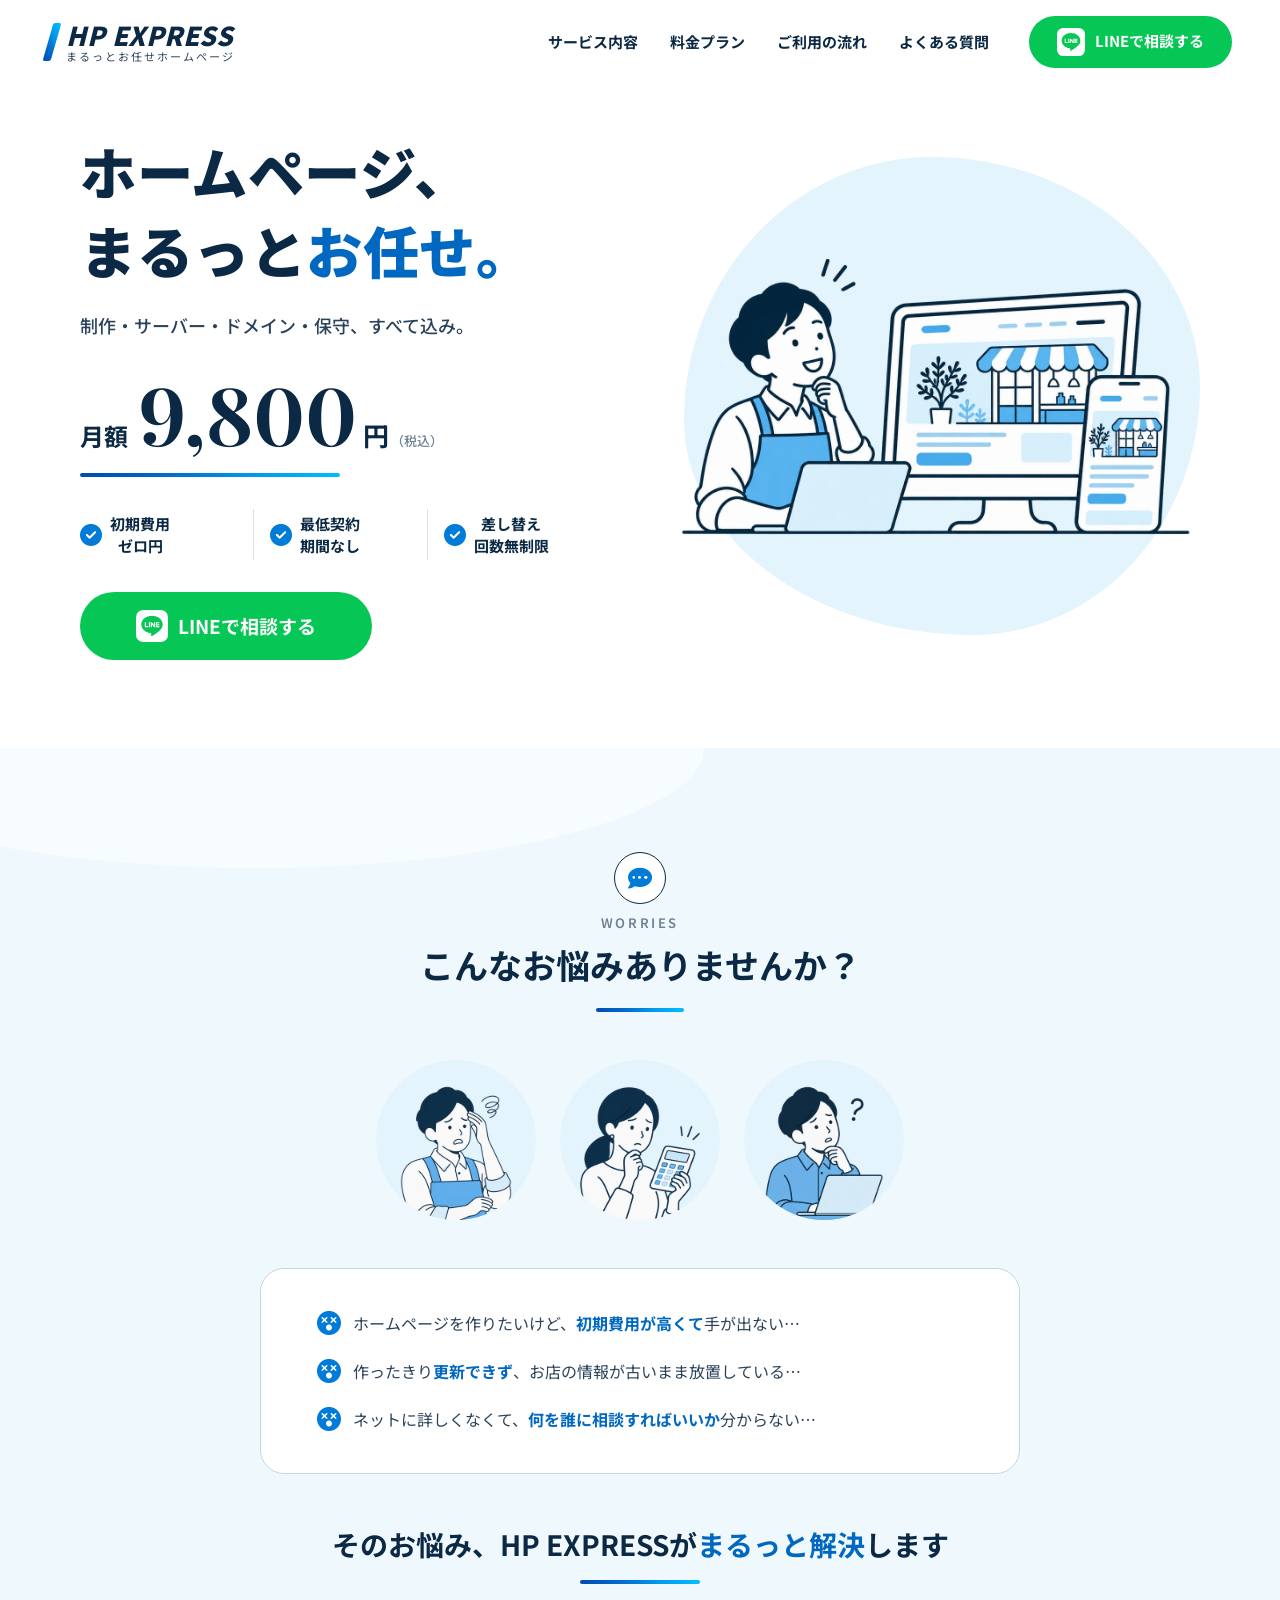
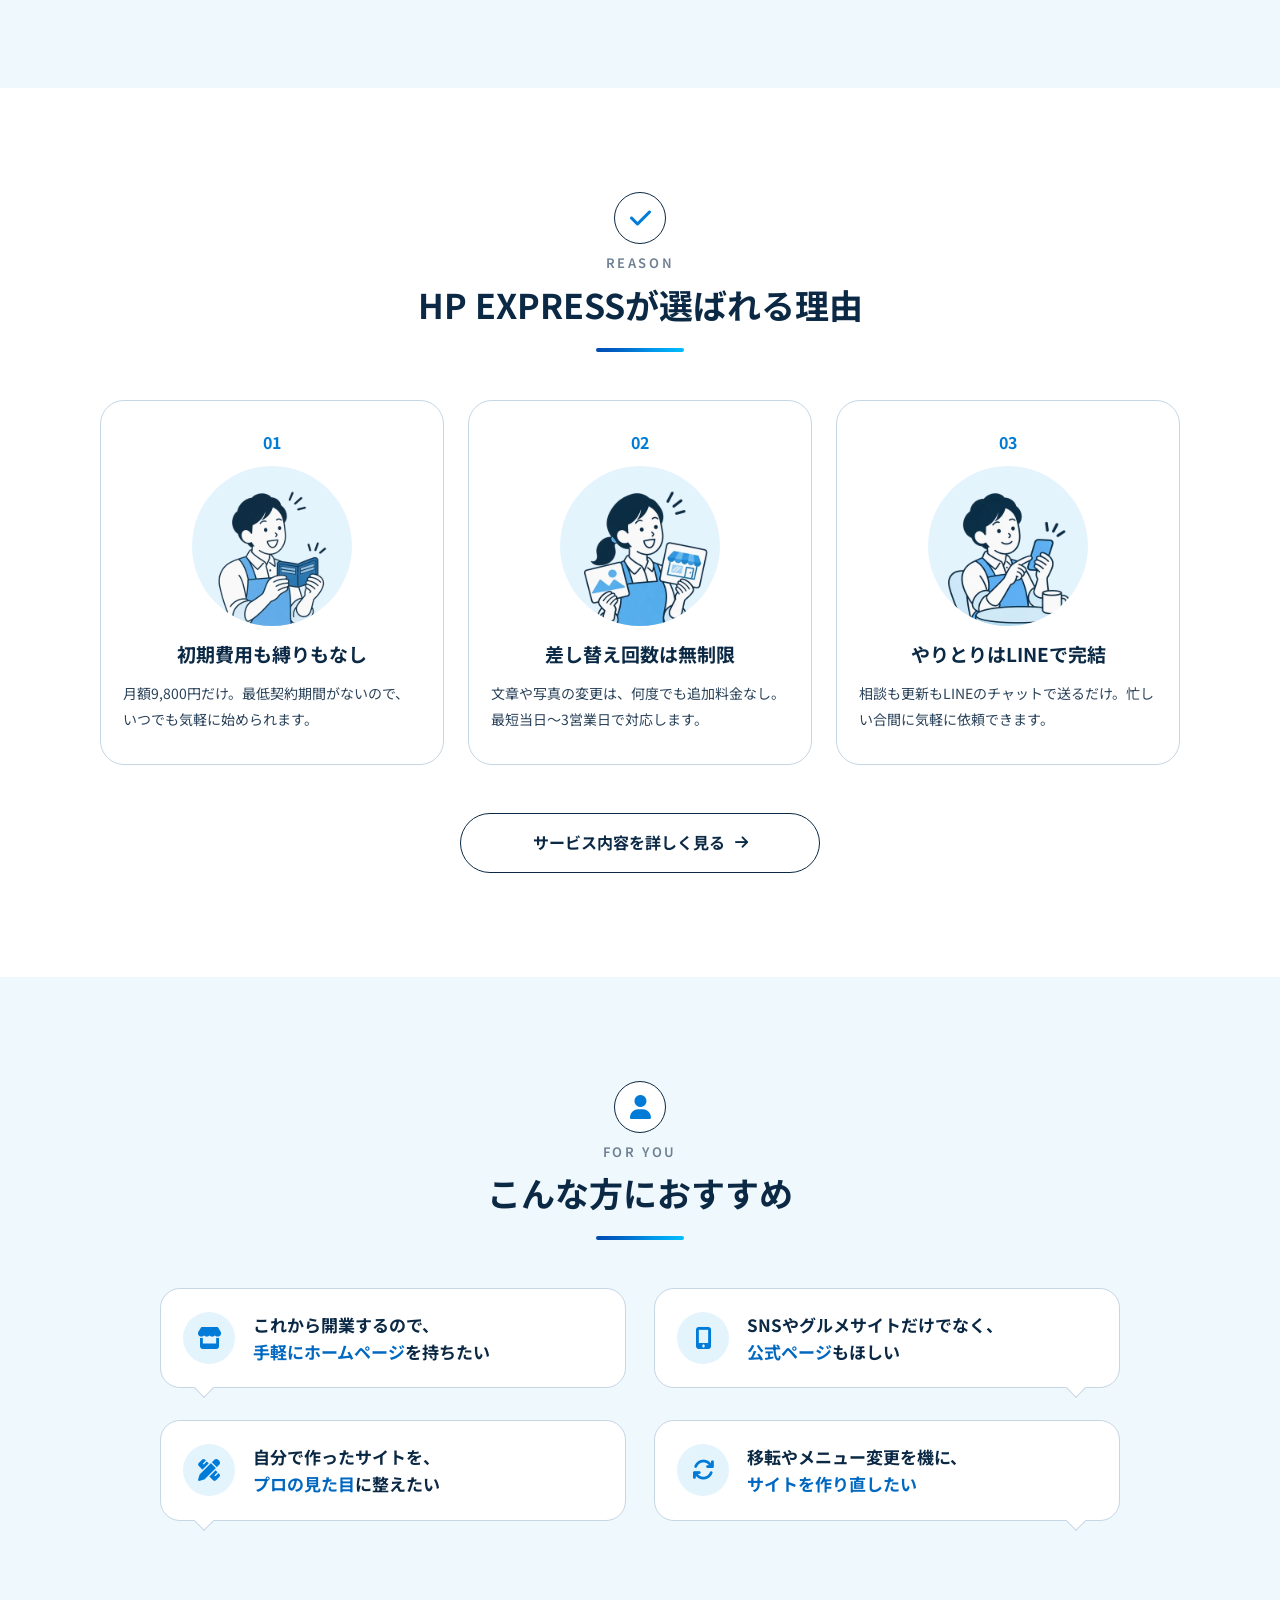
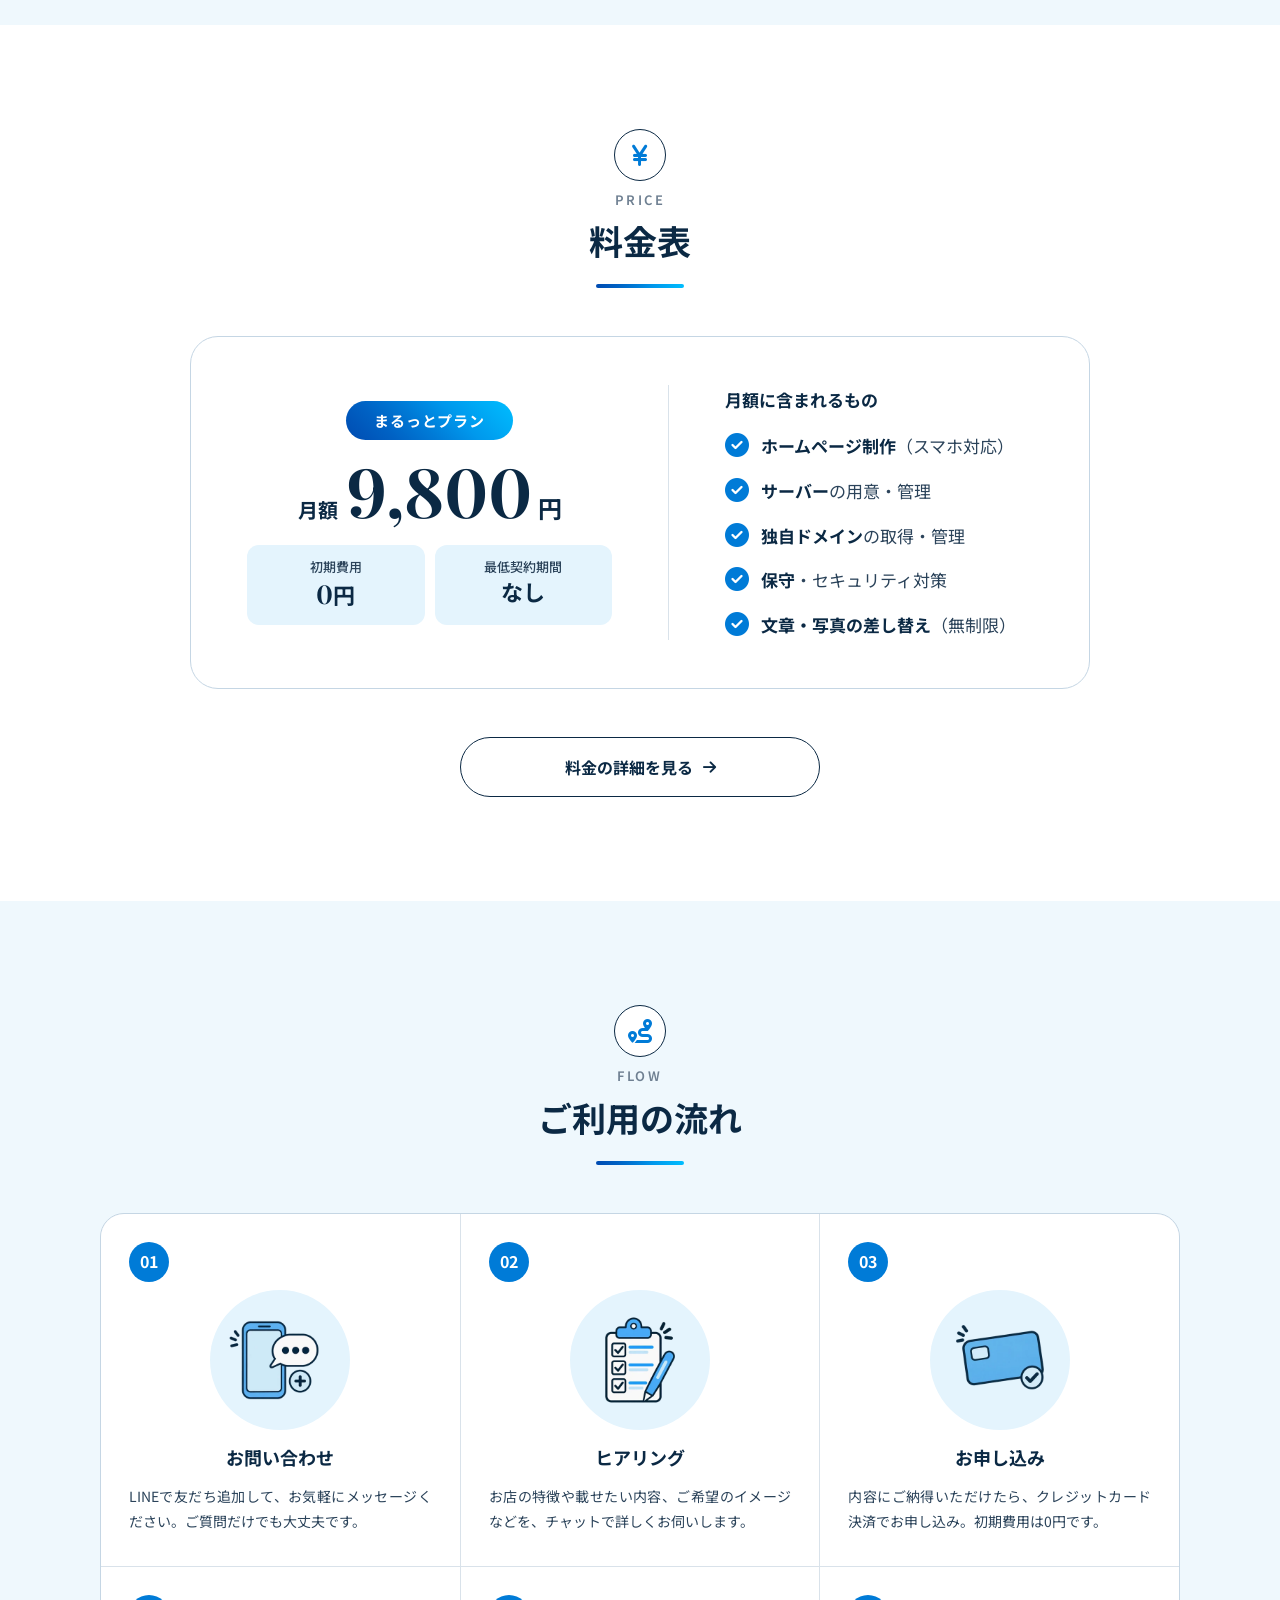
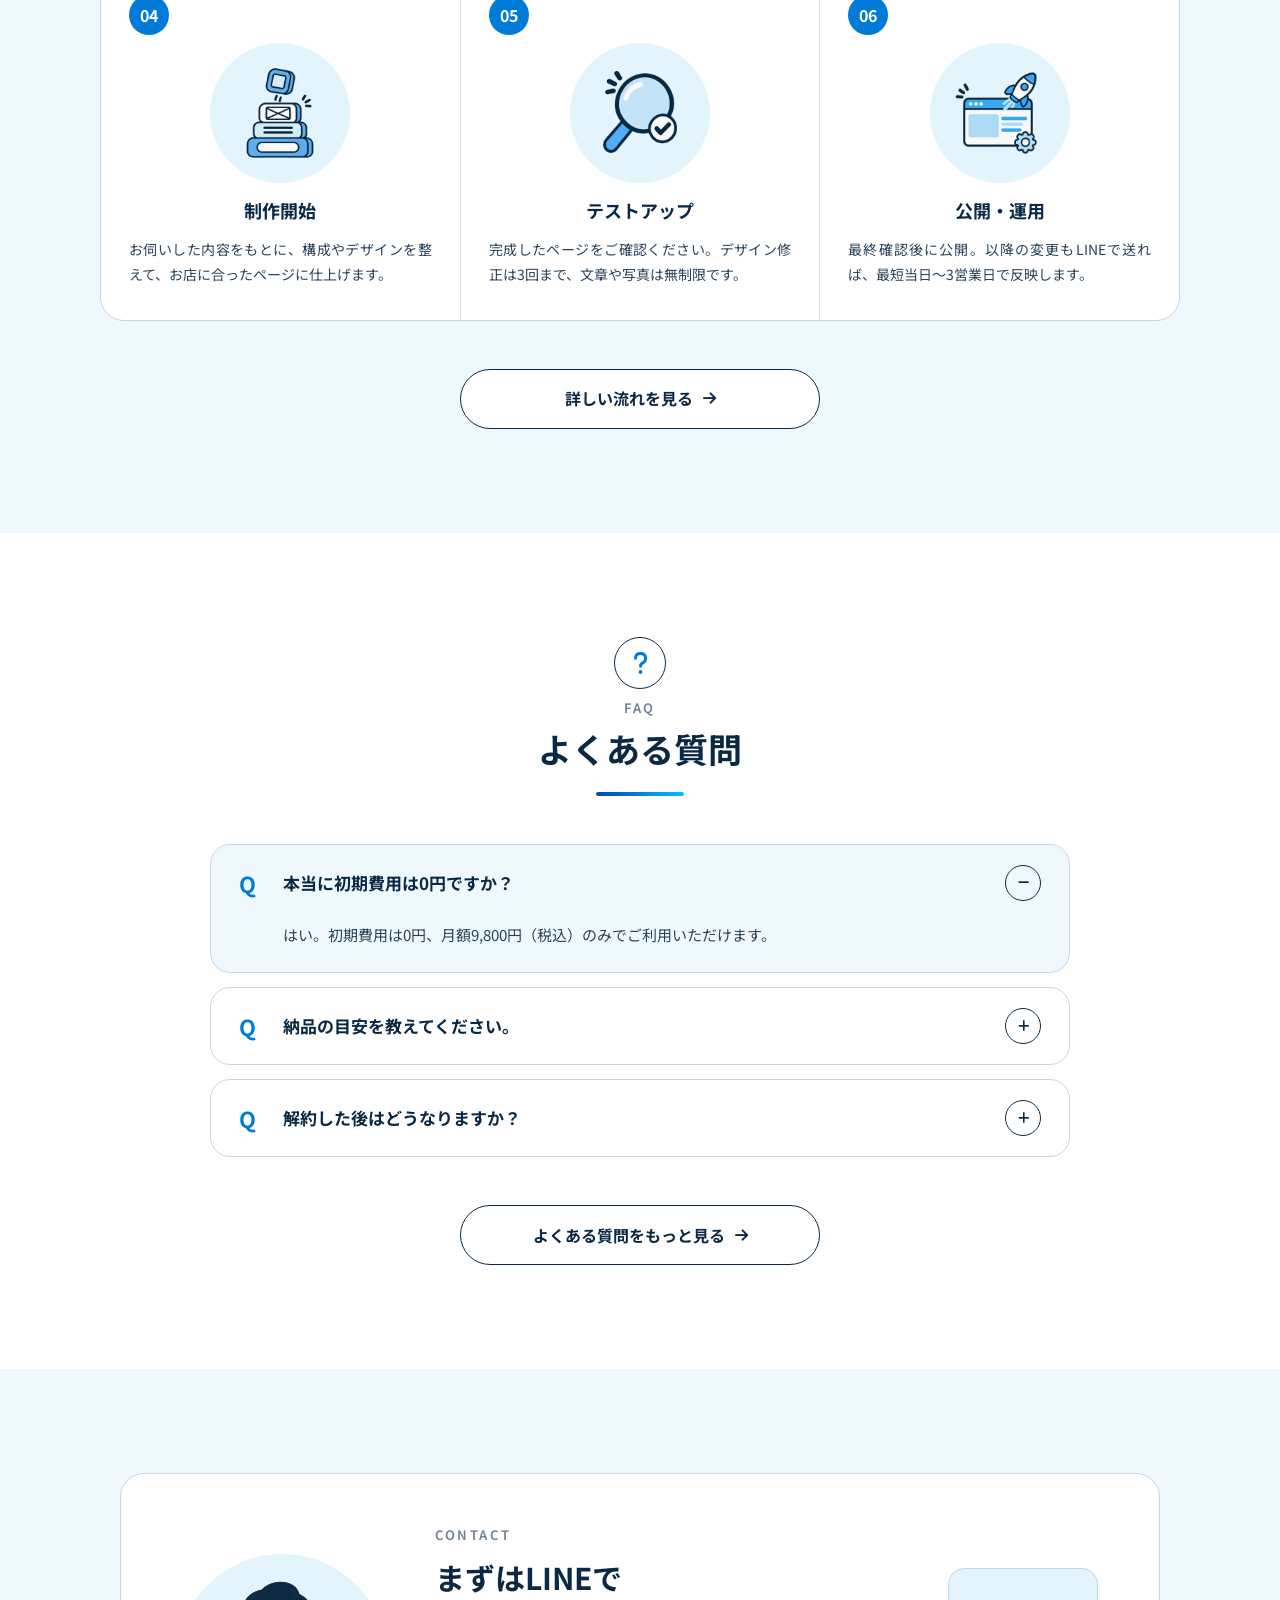
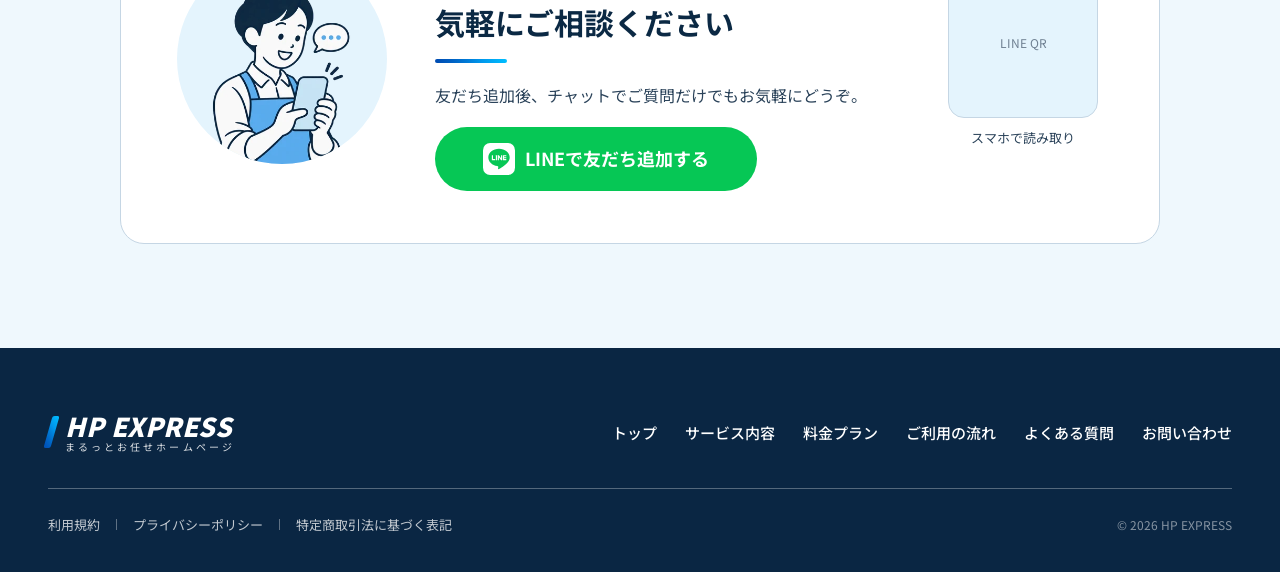
<file: index.html>
<!DOCTYPE html>
<html lang="ja">
<head>
<meta charset="utf-8">
<meta name="viewport" content="width=device-width, initial-scale=1">
<title>HP EXPRESS｜ホームページ、まるっとお任せ。月額9,800円</title>
<meta name="description" content="制作・サーバー・ドメイン・保守、すべて込みで月額9,800円（税込）。初期費用0円・最低契約期間なし。相談も更新依頼もLINEで完結するホームページ制作サービスです。">
<link rel="preconnect" href="https://fonts.googleapis.com">
<link rel="preconnect" href="https://fonts.gstatic.com" crossorigin>
<link href="https://fonts.googleapis.com/css2?family=Noto+Sans+JP:wght@400;500;600;700;900&amp;family=Playfair+Display:wght@700&amp;display=swap" rel="stylesheet">
<link rel="stylesheet" href="https://cdnjs.cloudflare.com/ajax/libs/font-awesome/6.7.2/css/all.min.css" crossorigin="anonymous" referrerpolicy="no-referrer">
<link rel="stylesheet" href="assets/css/style.css?v=20261127b">
</head>
<body>

<header class="site-header site-header--top">
  <a class="logo" href="./"><span class="logo__name">HP EXPRESS</span><span class="logo__sub">まるっとお任せホームページ</span></a>
  <nav class="gnav" aria-label="グローバルナビ">
    <a href="service/">サービス内容</a><a href="price/">料金プラン</a><a href="flow/">ご利用の流れ</a><a href="faq/">よくある質問</a>
  </nav>
  <a class="btn btn--line header-cta" href="https://lin.ee/XXXXXXX" target="_blank" rel="noopener"><img class="line-icon" src="assets/img/line-icon-reverse.svg" alt="" width="32" height="32"><span class="btn__label">LINEで相談する</span></a>
  <button class="menu-btn" type="button" aria-expanded="false" aria-controls="sp-menu" aria-label="メニューを開く"><span></span><span></span><span></span></button>
  <div class="sp-menu" id="sp-menu">
    <ul>
      <li><a href="service/">サービス内容</a></li>
      <li><a href="price/">料金プラン</a></li>
      <li><a href="flow/">ご利用の流れ</a></li>
      <li><a href="faq/">よくある質問</a></li>
    </ul>
    <a class="btn btn--line" href="https://lin.ee/XXXXXXX" target="_blank" rel="noopener"><img class="line-icon" src="assets/img/line-icon-reverse.svg" alt="" width="32" height="32"><span class="btn__label">LINEで相談する</span></a>
  </div>
</header>

<main>

<!-- ① ファーストビュー -->
<section class="fv" data-cta-trigger>
  <div class="fv__text">
    <h1>ホームページ、<br>まるっと<em>お任せ。</em></h1>
    <p class="fv__sub">制作・サーバー・ドメイン・保守、<br class="sp-only">すべて込み。</p>
  </div>
  <div class="fv__ill"><img src="assets/img/fv-01.webp" alt="スマホとPCに表示されたお店のホームページを見て喜ぶ店主" width="1200" height="662" fetchpriority="high"></div>
  <div class="fv__price">
    <div class="price-big"><span class="price-big__pre">月額</span><span class="price-big__num">9,800</span><span class="price-big__unit">円</span><span class="price-big__tax">（税込）</span></div>
  </div>
  <ul class="badges">
    <li class="badge">初期費用<br>ゼロ円</li>
    <li class="badge">最低契約<br>期間なし</li>
    <li class="badge">差し替え<br>回数無制限</li>
  </ul>
  <a class="btn btn--line fv__cta" href="https://lin.ee/XXXXXXX" target="_blank" rel="noopener"><img class="line-icon" src="assets/img/line-icon-reverse.svg" alt="" width="32" height="32"><span class="btn__label">LINEで相談する</span></a>
</section>

<!-- ② こんなお悩みありませんか？ -->
<section class="sec sec--soft worries">
  <div class="sec-head">
    <span class="sec-head__icon" aria-hidden="true"><i class="fa-solid fa-comment-dots"></i></span>
    <span class="sec-head__en">WORRIES</span>
    <h2>こんなお悩み<br class="sp-only">ありませんか？</h2>
  </div>
  <div class="worry-people" aria-hidden="true">
    <img src="assets/img/worries-01.webp" alt="" width="400" height="400" loading="lazy">
    <img src="assets/img/worries-02.webp" alt="" width="400" height="400" loading="lazy">
    <img src="assets/img/worries-03.webp" alt="" width="400" height="400" loading="lazy">
  </div>
  <ul class="check-box">
    <li class="ck"><span>ホームページを作りたいけど、<em>初期費用が高くて</em>手が出ない…</span></li>
    <li class="ck"><span>作ったきり<em>更新できず</em>、お店の情報が古いまま放置している…</span></li>
    <li class="ck"><span>ネットに詳しくなくて、<em>何を誰に相談すればいいか</em>分からない…</span></li>
  </ul>
  <p class="worries__close u-line">そのお悩み、<br class="sp-only">HP EXPRESSが<em>まるっと解決</em>します</p>
</section>

<!-- ③ 選ばれる理由 -->
<section class="sec">
  <div class="sec-head">
    <span class="sec-head__icon" aria-hidden="true"><i class="fa-solid fa-check"></i></span>
    <span class="sec-head__en">REASON</span>
    <h2>HP EXPRESSが<br class="sp-only">選ばれる理由</h2>
  </div>
  <div class="reasons">
    <article class="reason">
      <img class="reason__img" src="assets/img/reason-01.webp" alt="" width="400" height="400" loading="lazy">
      <div class="reason__body"><span class="reason__no">01</span><h3>初期費用も縛りもなし</h3><p>月額9,800円だけ。最低契約期間がないので、いつでも気軽に始められます。</p></div>
    </article>
    <article class="reason">
      <img class="reason__img" src="assets/img/reason-02.webp" alt="" width="400" height="400" loading="lazy">
      <div class="reason__body"><span class="reason__no">02</span><h3>差し替え回数は無制限</h3><p>文章や写真の変更は、何度でも追加料金なし。最短当日〜3営業日で対応します。</p></div>
    </article>
    <article class="reason">
      <img class="reason__img" src="assets/img/reason-03.webp" alt="" width="400" height="400" loading="lazy">
      <div class="reason__body"><span class="reason__no">03</span><h3>やりとりはLINEで完結</h3><p>相談も更新もLINEのチャットで送るだけ。忙しい合間に気軽に依頼できます。</p></div>
    </article>
  </div>
  <a class="btn btn--outline" href="service/"><span class="btn__label">サービス内容を詳しく見る</span><i class="fa-solid fa-arrow-right" aria-hidden="true"></i></a>
</section>

<!-- ④ こんな方におすすめ -->
<section class="sec sec--soft">
  <div class="sec-head">
    <span class="sec-head__icon" aria-hidden="true"><i class="fa-solid fa-user"></i></span>
    <span class="sec-head__en">FOR YOU</span>
    <h2>こんな方におすすめ</h2>
  </div>
  <ul class="voices">
    <li class="voice"><span class="voice__icon" aria-hidden="true"><i class="fa-solid fa-store"></i></span><p>これから開業するので、<br><em>手軽にホームページ</em>を持ちたい</p></li>
    <li class="voice voice--r"><span class="voice__icon" aria-hidden="true"><i class="fa-solid fa-mobile-screen-button"></i></span><p>SNSやグルメサイトだけでなく、<br><em>公式ページ</em>もほしい</p></li>
    <li class="voice"><span class="voice__icon" aria-hidden="true"><i class="fa-solid fa-pen-ruler"></i></span><p>自分で作ったサイトを、<br><em>プロの見た目</em>に整えたい</p></li>
    <li class="voice voice--r"><span class="voice__icon" aria-hidden="true"><i class="fa-solid fa-arrows-rotate"></i></span><p>移転やメニュー変更を機に、<br><em>サイトを作り直したい</em></p></li>
  </ul>
</section>

<!-- ⑤ 料金 -->
<section class="sec">
  <div class="sec-head">
    <span class="sec-head__icon" aria-hidden="true"><i class="fa-solid fa-yen-sign"></i></span>
    <span class="sec-head__en">PRICE</span>
    <h2>料金表</h2>
  </div>
  <div class="price-card">
    <div class="price-card__main">
      <span class="plan-tag">まるっとプラン</span>
      <div class="price-big"><span class="price-big__pre">月額</span><span class="price-big__num">9,800</span><span class="price-big__unit">円</span></div>
      <div class="price-chips"><div class="price-chip">初期費用<b><span class="n">0</span>円</b></div><div class="price-chip">最低契約期間<b>なし</b></div></div>
    </div>
    <div class="price-card__inc">
      <span class="price-card__inc-title">月額に含まれるもの</span>
      <ul class="dot-list">
        <li class="ck"><span><b>ホームページ制作</b>（スマホ対応）</span></li>
        <li class="ck"><span><b>サーバー</b>の用意・管理</span></li>
        <li class="ck"><span><b>独自ドメイン</b>の取得・管理</span></li>
        <li class="ck"><span><b>保守</b>・セキュリティ対策</span></li>
        <li class="ck"><span><b>文章・写真の差し替え</b>（無制限）</span></li>
      </ul>
    </div>
  </div>
  <a class="btn btn--outline" href="price/"><span class="btn__label">料金の詳細を見る</span><i class="fa-solid fa-arrow-right" aria-hidden="true"></i></a>
</section>

<!-- ⑥ ご利用の流れ -->
<section class="sec sec--soft">
  <div class="sec-head">
    <span class="sec-head__icon" aria-hidden="true"><i class="fa-solid fa-route"></i></span>
    <span class="sec-head__en">FLOW</span>
    <h2>ご利用の流れ</h2>
  </div>
  <ol class="flow-cards">
    <li class="flow-card"><span class="step-no">01</span><img class="flow-card__img" src="assets/img/flow-01.webp" alt="" width="400" height="400" loading="lazy"><h3>お問い合わせ</h3><p>LINEで友だち追加して、お気軽にメッセージください。ご質問だけでも大丈夫です。</p></li>
    <li class="flow-card"><span class="step-no">02</span><img class="flow-card__img" src="assets/img/flow-02.webp" alt="" width="400" height="400" loading="lazy"><h3>ヒアリング</h3><p>お店の特徴や載せたい内容、ご希望のイメージなどを、チャットで詳しくお伺いします。</p></li>
    <li class="flow-card"><span class="step-no">03</span><img class="flow-card__img" src="assets/img/flow-03.webp" alt="" width="400" height="400" loading="lazy"><h3>お申し込み</h3><p>内容にご納得いただけたら、クレジットカード決済でお申し込み。初期費用は0円です。</p></li>
    <li class="flow-card"><span class="step-no">04</span><img class="flow-card__img" src="assets/img/flow-04.webp" alt="" width="400" height="400" loading="lazy"><h3>制作開始</h3><p>お伺いした内容をもとに、構成やデザインを整えて、お店に合ったページに仕上げます。</p></li>
    <li class="flow-card"><span class="step-no">05</span><img class="flow-card__img" src="assets/img/flow-05.webp" alt="" width="400" height="400" loading="lazy"><h3>テストアップ</h3><p>完成したページをご確認ください。デザイン修正は3回まで、文章や写真は無制限です。</p></li>
    <li class="flow-card"><span class="step-no">06</span><img class="flow-card__img" src="assets/img/flow-06.webp" alt="" width="400" height="400" loading="lazy"><h3>公開・運用</h3><p>最終確認後に公開。以降の変更もLINEで送れば、最短当日〜3営業日で反映します。</p></li>
  </ol>
  <a class="btn btn--outline" href="flow/"><span class="btn__label">詳しい流れを見る</span><i class="fa-solid fa-arrow-right" aria-hidden="true"></i></a>
</section>

<!-- ⑦ よくある質問（抜粋） -->
<section class="sec">
  <div class="sec-head">
    <span class="sec-head__icon" aria-hidden="true"><i class="fa-solid fa-question"></i></span>
    <span class="sec-head__en">FAQ</span>
    <h2>よくある質問</h2>
  </div>
  <div class="faq-list">
    <details class="faq" open>
      <summary><b class="faq__q">Q</b><span class="faq__title">本当に初期費用は0円ですか？</span><span class="faq__sign" aria-hidden="true"></span></summary>
      <div class="faq__a">はい。初期費用は0円、月額9,800円（税込）のみでご利用いただけます。</div>
    </details>
    <details class="faq">
      <summary><b class="faq__q">Q</b><span class="faq__title">納品の目安を教えてください。</span><span class="faq__sign" aria-hidden="true"></span></summary>
      <div class="faq__a">最短1日~2週間での公開が可能です。出来る限りの迅速な制作を心がけています。</div>
    </details>
    <details class="faq">
      <summary><b class="faq__q">Q</b><span class="faq__title">解約した後はどうなりますか？</span><span class="faq__sign" aria-hidden="true"></span></summary>
      <div class="faq__a">解約月の末日で公開を終了します。ご希望に応じてドメインは無償で譲渡します。</div>
    </details>
  </div>
  <a class="btn btn--outline" href="faq/"><span class="btn__label">よくある質問をもっと見る</span><i class="fa-solid fa-arrow-right" aria-hidden="true"></i></a>
</section>

<!-- ⑧ 共通CTA -->
<section class="cta">
  <div class="cta__box">
    <img class="cta__ill" src="assets/img/cta-01.webp" alt="" width="400" height="400" loading="lazy">
    <div class="cta__body">
      <span class="cta__en">CONTACT</span>
      <h2 class="u-line">まずはLINEで<br>気軽にご相談ください</h2>
      <p>友だち追加後、チャットで<br class="sp-only">ご質問だけでもお気軽にどうぞ。</p>
      <a class="btn btn--line" href="https://lin.ee/XXXXXXX" target="_blank" rel="noopener"><img class="line-icon" src="assets/img/line-icon-reverse.svg" alt="" width="32" height="32"><span class="btn__label">LINEで友だち追加する</span></a>
    </div>
    <div class="cta__qr"><div class="cta__qr-img">LINE QR</div><span>スマホで読み取り</span></div>
  </div>
</section>

</main>

<footer class="site-footer">
  <div class="footer-top">
    <a class="logo" href="./"><span class="logo__name">HP EXPRESS</span><span class="logo__sub">まるっとお任せホームページ</span></a>
    <nav class="footer-nav" aria-label="フッターナビ"><a href="./">トップ</a><a href="service/">サービス内容</a><a href="price/">料金プラン</a><a href="flow/">ご利用の流れ</a><a href="faq/">よくある質問</a><a href="https://lin.ee/XXXXXXX" target="_blank" rel="noopener">お問い合わせ</a></nav>
  </div>
  <div class="footer-legal">
    <div class="footer-legal__links"><a href="terms/">利用規約</a><span class="footer-legal__sep" aria-hidden="true"></span><a href="privacy/">プライバシーポリシー</a><span class="footer-legal__sep" aria-hidden="true"></span><a href="tokushoho/">特定商取引法に基づく表記</a></div>
    <small>© 2026 HP EXPRESS</small>
  </div>
</footer>

<div class="fixed-cta fixed-cta--corner">
  <a class="fixed-cta__btn" href="https://lin.ee/XXXXXXX" target="_blank" rel="noopener"><span class="fixed-cta__bubble">ご質問だけでもOK</span><span class="fixed-cta__main"><img class="line-icon" src="assets/img/line-icon-reverse.svg" alt="" width="32" height="32"><span class="fixed-cta__label">LINEで相談する</span></span></a>
</div>

<script src="assets/js/main.js?v=20261127b"></script>
</body>
</html>
</file>
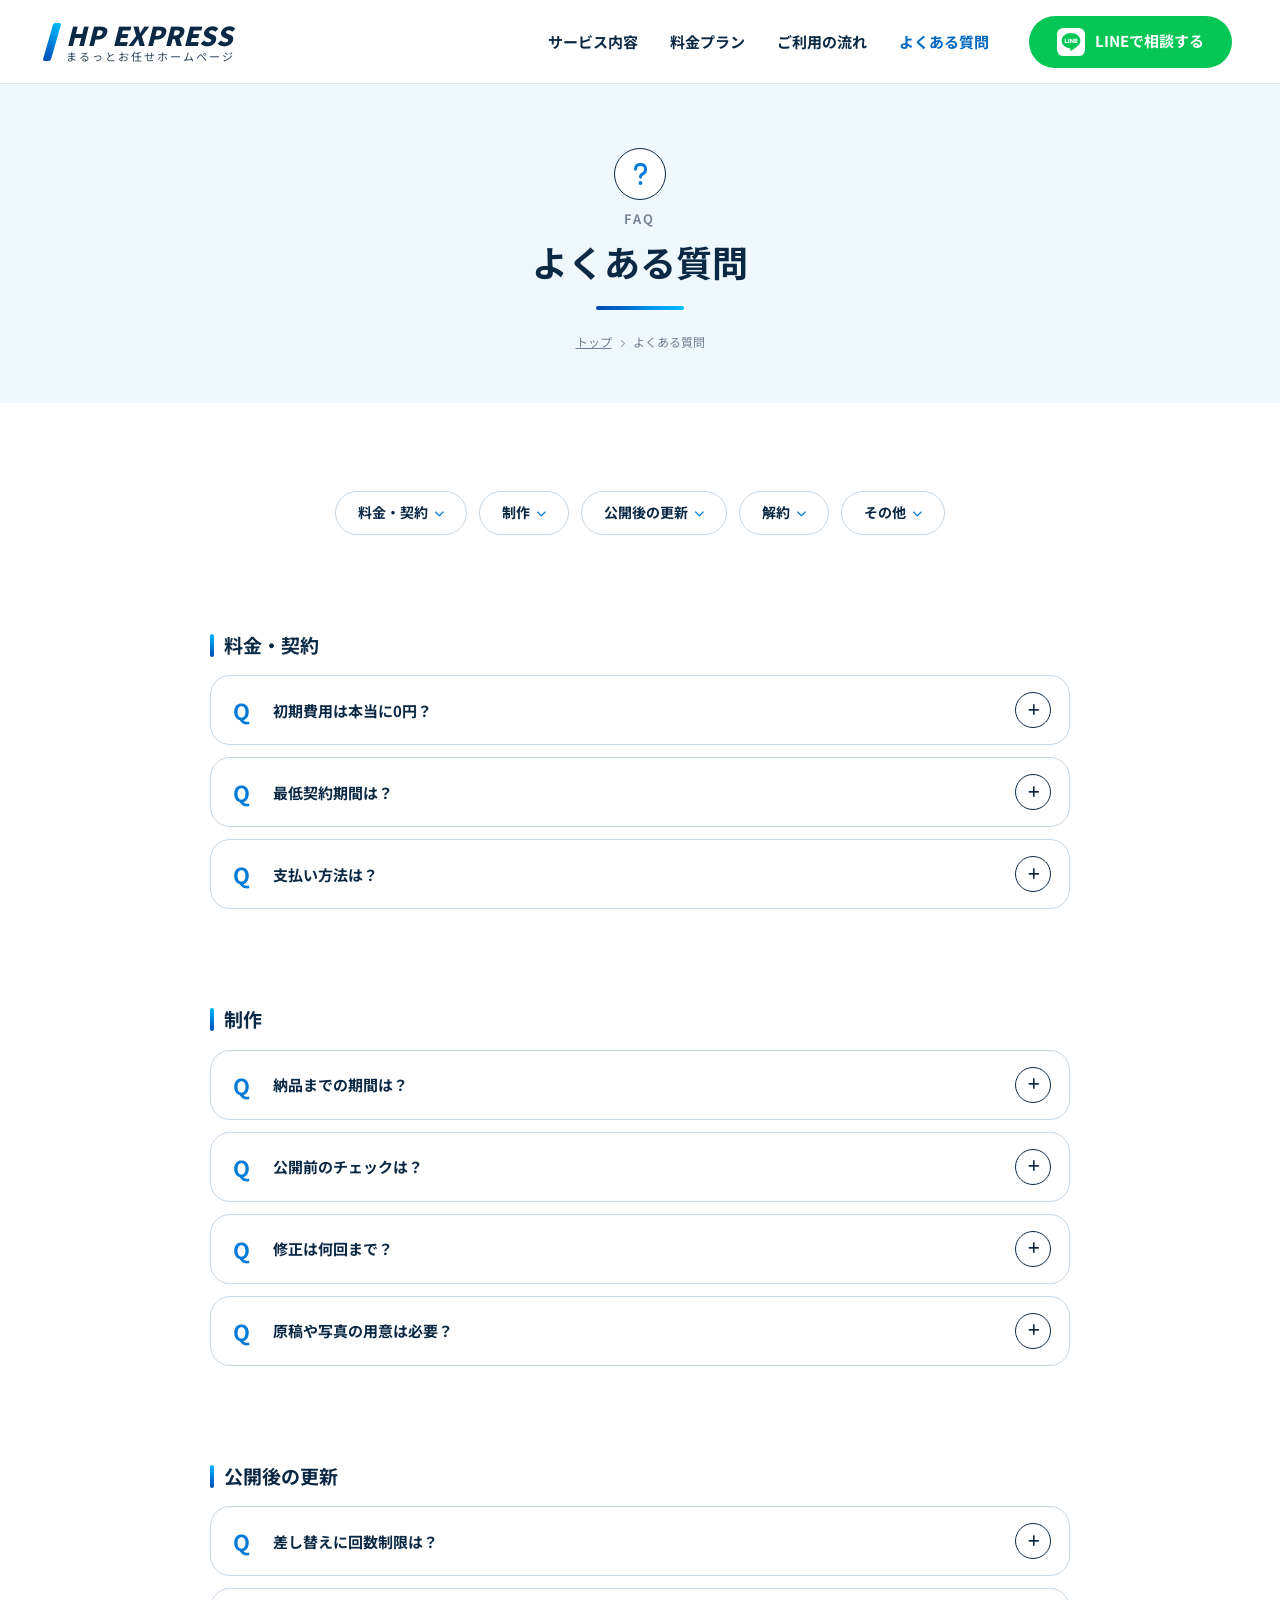
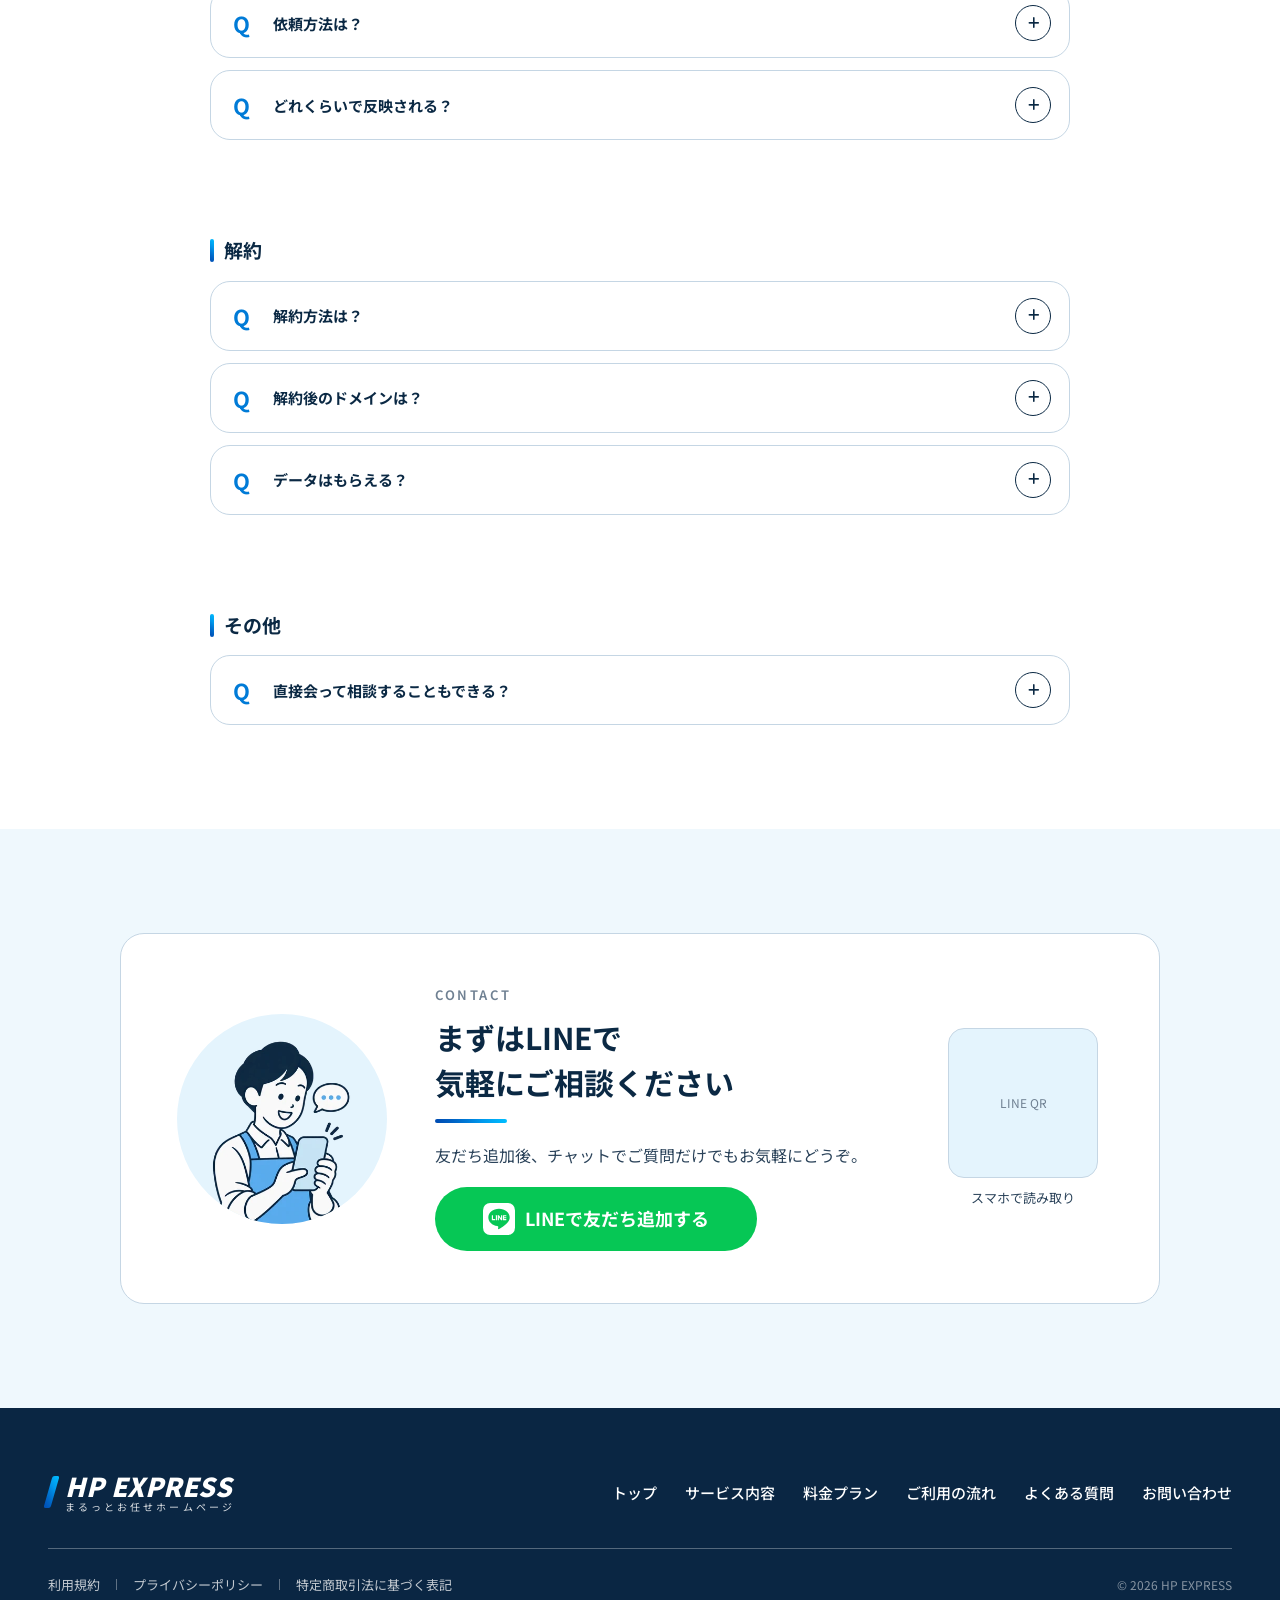
<file: faq/index.html>
<!DOCTYPE html>
<html lang="ja">
<head>
<meta charset="utf-8">
<meta name="viewport" content="width=device-width, initial-scale=1">
<title>よくある質問｜HP EXPRESS</title>
<meta name="description" content="HP EXPRESSのよくある質問。料金・契約、制作、公開後の更新、解約などの疑問にお答えします。">
<link rel="preconnect" href="https://fonts.googleapis.com">
<link rel="preconnect" href="https://fonts.gstatic.com" crossorigin>
<link href="https://fonts.googleapis.com/css2?family=Noto+Sans+JP:wght@400;500;600;700;900&amp;family=Playfair+Display:wght@700&amp;display=swap" rel="stylesheet">
<link rel="stylesheet" href="https://cdnjs.cloudflare.com/ajax/libs/font-awesome/6.7.2/css/all.min.css" crossorigin="anonymous" referrerpolicy="no-referrer">
<link rel="stylesheet" href="../assets/css/style.css?v=20261127b">
</head>
<body>

<header class="site-header">
  <a class="logo" href="../"><span class="logo__name">HP EXPRESS</span><span class="logo__sub">まるっとお任せホームページ</span></a>
  <nav class="gnav" aria-label="グローバルナビ">
    <a href="../service/">サービス内容</a><a href="../price/">料金プラン</a><a href="../flow/">ご利用の流れ</a><a href="../faq/" aria-current="page">よくある質問</a>
  </nav>
  <a class="btn btn--line header-cta" href="https://lin.ee/XXXXXXX" target="_blank" rel="noopener"><img class="line-icon" src="../assets/img/line-icon-reverse.svg" alt="" width="32" height="32"><span class="btn__label">LINEで相談する</span></a>
  <button class="menu-btn" type="button" aria-expanded="false" aria-controls="sp-menu" aria-label="メニューを開く"><span></span><span></span><span></span></button>
  <div class="sp-menu" id="sp-menu">
    <ul>
      <li><a href="../service/">サービス内容</a></li>
      <li><a href="../price/">料金プラン</a></li>
      <li><a href="../flow/">ご利用の流れ</a></li>
      <li><a href="../faq/" aria-current="page">よくある質問</a></li>
    </ul>
    <a class="btn btn--line" href="https://lin.ee/XXXXXXX" target="_blank" rel="noopener"><img class="line-icon" src="../assets/img/line-icon-reverse.svg" alt="" width="32" height="32"><span class="btn__label">LINEで相談する</span></a>
  </div>
</header>

<main>
<div class="page-title" data-cta-trigger>
  <span class="sec-head__icon" aria-hidden="true"><i class="fa-solid fa-question"></i></span>
  <span class="page-title__en">FAQ</span>
  <h1>よくある質問</h1>
  <nav class="breadcrumb" aria-label="パンくずリスト"><a href="../">トップ</a><i class="fa-solid fa-chevron-right" aria-hidden="true"></i><span aria-current="page">よくある質問</span></nav>
</div>

<section class="page-body">
  <nav class="faq-chips" aria-label="カテゴリ"><a href="#price">料金・契約<i class="fa-solid fa-chevron-down" aria-hidden="true"></i></a><a href="#make">制作<i class="fa-solid fa-chevron-down" aria-hidden="true"></i></a><a href="#update">公開後の更新<i class="fa-solid fa-chevron-down" aria-hidden="true"></i></a><a href="#cancel">解約<i class="fa-solid fa-chevron-down" aria-hidden="true"></i></a><a href="#other">その他<i class="fa-solid fa-chevron-down" aria-hidden="true"></i></a></nav>
  <div class="faq-cat" id="price">
    <h2 class="bar-head">料金・契約</h2>
    <div class="faq-list">
      <details class="faq faq--sm">
        <summary><b class="faq__q">Q</b><span class="faq__title">初期費用は本当に0円？</span><span class="faq__sign" aria-hidden="true"></span></summary>
        <div class="faq__a">仮テキスト：はい、月額料金のみです。</div>
      </details>
      <details class="faq faq--sm">
        <summary><b class="faq__q">Q</b><span class="faq__title">最低契約期間は？</span><span class="faq__sign" aria-hidden="true"></span></summary>
        <div class="faq__a">仮テキスト：ありません。いつでも解約できます。</div>
      </details>
      <details class="faq faq--sm">
        <summary><b class="faq__q">Q</b><span class="faq__title">支払い方法は？</span><span class="faq__sign" aria-hidden="true"></span></summary>
        <div class="faq__a">仮テキスト：クレジットカードによる毎月自動請求です。</div>
      </details>
    </div>
  </div>
  <div class="faq-cat" id="make">
    <h2 class="bar-head">制作</h2>
    <div class="faq-list">
      <details class="faq faq--sm">
        <summary><b class="faq__q">Q</b><span class="faq__title">納品までの期間は？</span><span class="faq__sign" aria-hidden="true"></span></summary>
        <div class="faq__a">最短1日~2週間での公開が可能です。出来る限りの迅速な制作を心がけています。</div>
      </details>
      <details class="faq faq--sm">
        <summary><b class="faq__q">Q</b><span class="faq__title">公開前のチェックは？</span><span class="faq__sign" aria-hidden="true"></span></summary>
        <div class="faq__a">はい。公開前にスタッフがスマホ・パソコンでの表示や内容を確認し、テストアップでお客様にもご確認いただいてから公開します。</div>
      </details>
      <details class="faq faq--sm">
        <summary><b class="faq__q">Q</b><span class="faq__title">修正は何回まで？</span><span class="faq__sign" aria-hidden="true"></span></summary>
        <div class="faq__a">公開前のデザインの修正は3回までです。文章や写真の修正は回数に含まず、何度でも承ります。</div>
      </details>
      <details class="faq faq--sm">
        <summary><b class="faq__q">Q</b><span class="faq__title">原稿や写真の用意は必要？</span><span class="faq__sign" aria-hidden="true"></span></summary>
        <div class="faq__a">仮テキスト：ヒアリング内容をもとに文章を作成します。写真はご用意をお願いします。</div>
      </details>
    </div>
  </div>
  <div class="faq-cat" id="update">
    <h2 class="bar-head">公開後の更新</h2>
    <div class="faq-list">
      <details class="faq faq--sm">
        <summary><b class="faq__q">Q</b><span class="faq__title">差し替えに回数制限は？</span><span class="faq__sign" aria-hidden="true"></span></summary>
        <div class="faq__a">仮テキスト：既存ページの文章・画像の差し替えは回数・時間の上限はありません。</div>
      </details>
      <details class="faq faq--sm">
        <summary><b class="faq__q">Q</b><span class="faq__title">依頼方法は？</span><span class="faq__sign" aria-hidden="true"></span></summary>
        <div class="faq__a">仮テキスト：LINEのチャットで送るだけです。</div>
      </details>
      <details class="faq faq--sm">
        <summary><b class="faq__q">Q</b><span class="faq__title">どれくらいで反映される？</span><span class="faq__sign" aria-hidden="true"></span></summary>
        <div class="faq__a">仮テキスト：最短当日〜3営業日で対応します。</div>
      </details>
    </div>
  </div>
  <div class="faq-cat" id="cancel">
    <h2 class="bar-head">解約</h2>
    <div class="faq-list">
      <details class="faq faq--sm">
        <summary><b class="faq__q">Q</b><span class="faq__title">解約方法は？</span><span class="faq__sign" aria-hidden="true"></span></summary>
        <div class="faq__a">仮テキスト：LINEでお申し出ください。</div>
      </details>
      <details class="faq faq--sm">
        <summary><b class="faq__q">Q</b><span class="faq__title">解約後のドメインは？</span><span class="faq__sign" aria-hidden="true"></span></summary>
        <div class="faq__a">仮テキスト：ご希望に応じて無償で譲渡します。</div>
      </details>
      <details class="faq faq--sm">
        <summary><b class="faq__q">Q</b><span class="faq__title">データはもらえる？</span><span class="faq__sign" aria-hidden="true"></span></summary>
        <div class="faq__a">仮テキスト：有償オプションにて対応します。</div>
      </details>
    </div>
  </div>
  <div class="faq-cat" id="other">
    <h2 class="bar-head">その他</h2>
    <div class="faq-list">
      <details class="faq faq--sm">
        <summary><b class="faq__q">Q</b><span class="faq__title">直接会って相談することもできる？</span><span class="faq__sign" aria-hidden="true"></span></summary>
        <div class="faq__a">仮テキスト：ご希望に応じて対応可能です。まずはLINEでご相談ください。</div>
      </details>
    </div>
  </div>
</section>

<section class="cta">
  <div class="cta__box">
    <img class="cta__ill" src="../assets/img/cta-01.webp" alt="" width="400" height="400" loading="lazy">
    <div class="cta__body">
      <span class="cta__en">CONTACT</span>
      <h2 class="u-line">まずはLINEで<br>気軽にご相談ください</h2>
      <p>友だち追加後、チャットで<br class="sp-only">ご質問だけでもお気軽にどうぞ。</p>
      <a class="btn btn--line" href="https://lin.ee/XXXXXXX" target="_blank" rel="noopener"><img class="line-icon" src="../assets/img/line-icon-reverse.svg" alt="" width="32" height="32"><span class="btn__label">LINEで友だち追加する</span></a>
    </div>
    <div class="cta__qr"><div class="cta__qr-img">LINE QR</div><span>スマホで読み取り</span></div>
  </div>
</section>
</main>

<footer class="site-footer">
  <div class="footer-top">
    <a class="logo" href="../"><span class="logo__name">HP EXPRESS</span><span class="logo__sub">まるっとお任せホームページ</span></a>
    <nav class="footer-nav" aria-label="フッターナビ"><a href="../">トップ</a><a href="../service/">サービス内容</a><a href="../price/">料金プラン</a><a href="../flow/">ご利用の流れ</a><a href="../faq/">よくある質問</a><a href="https://lin.ee/XXXXXXX" target="_blank" rel="noopener">お問い合わせ</a></nav>
  </div>
  <div class="footer-legal">
    <div class="footer-legal__links"><a href="../terms/">利用規約</a><span class="footer-legal__sep" aria-hidden="true"></span><a href="../privacy/">プライバシーポリシー</a><span class="footer-legal__sep" aria-hidden="true"></span><a href="../tokushoho/">特定商取引法に基づく表記</a></div>
    <small>© 2026 HP EXPRESS</small>
  </div>
</footer>

<div class="fixed-cta fixed-cta--corner">
  <a class="fixed-cta__btn" href="https://lin.ee/XXXXXXX" target="_blank" rel="noopener"><span class="fixed-cta__bubble">ご質問だけでもOK</span><span class="fixed-cta__main"><img class="line-icon" src="../assets/img/line-icon-reverse.svg" alt="" width="32" height="32"><span class="fixed-cta__label">LINEで相談する</span></span></a>
</div>

<script src="../assets/js/main.js?v=20261127b"></script>
</body>
</html>
</file>
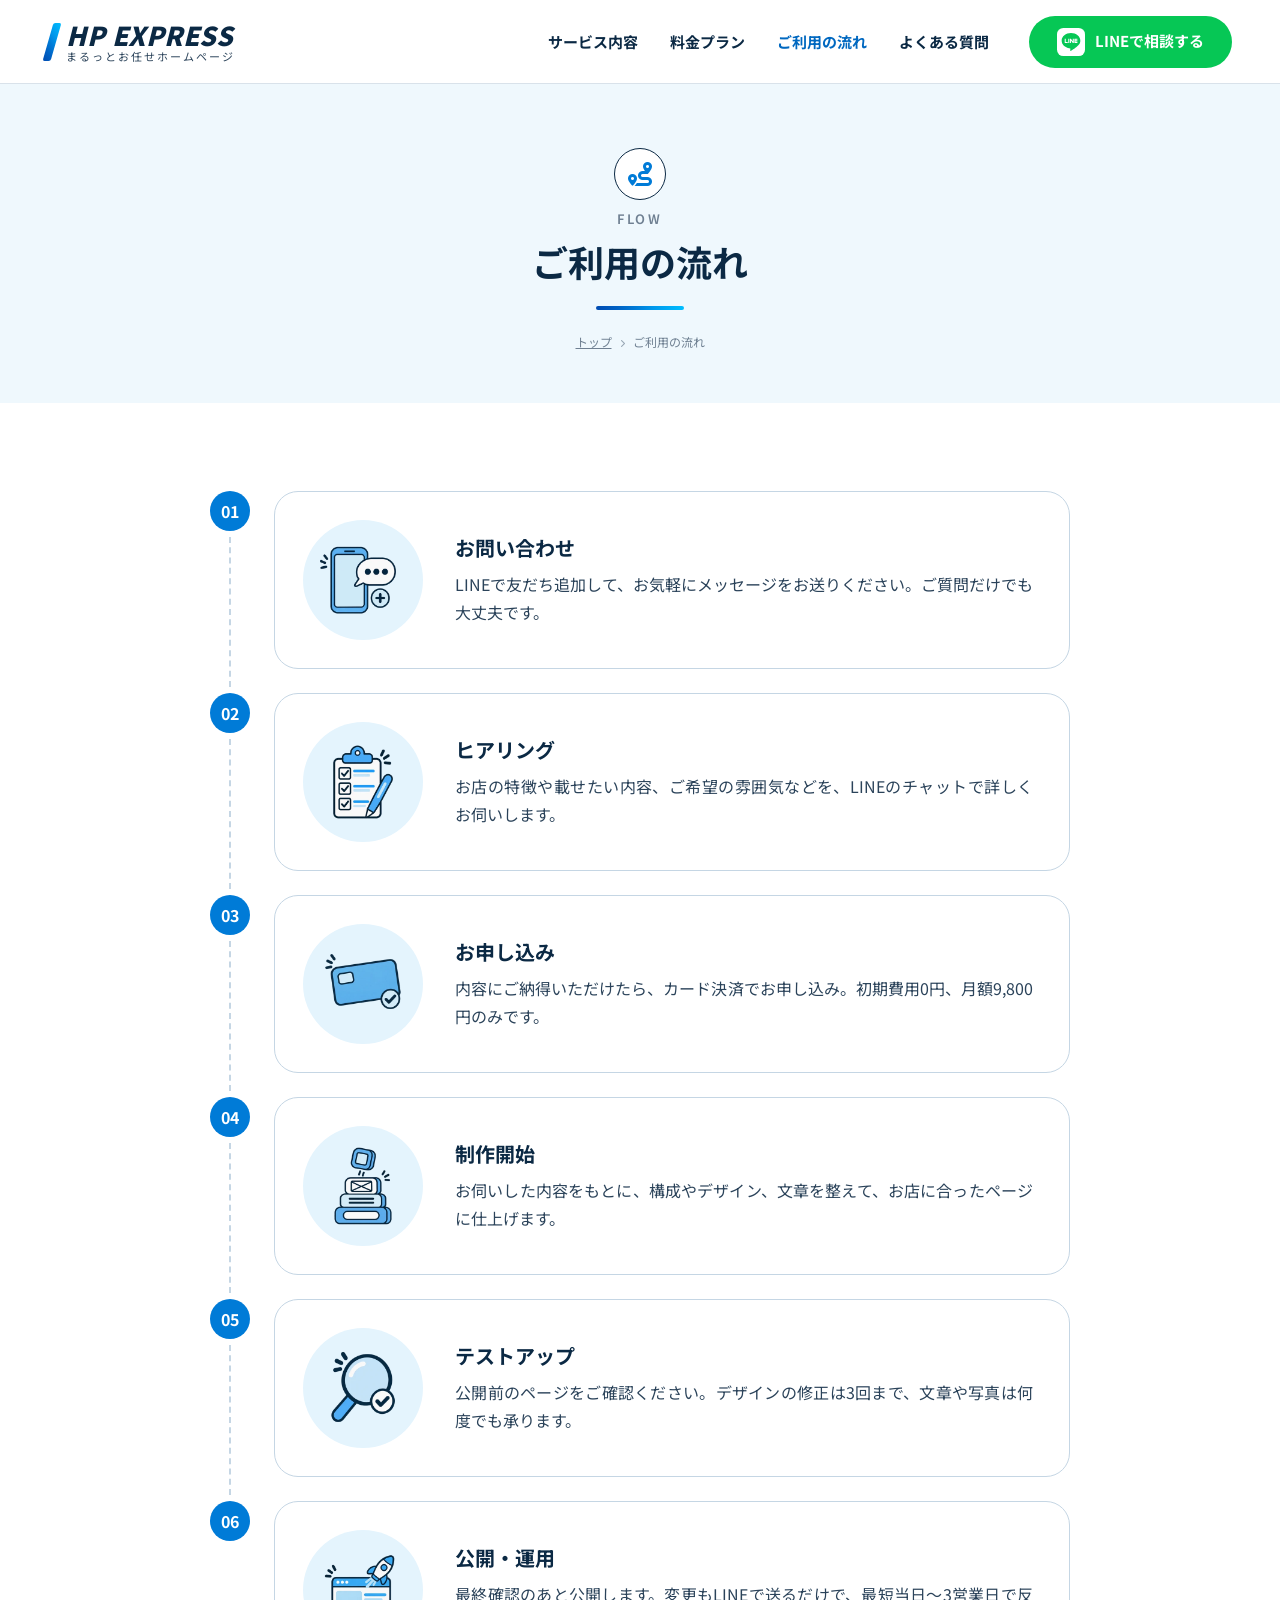
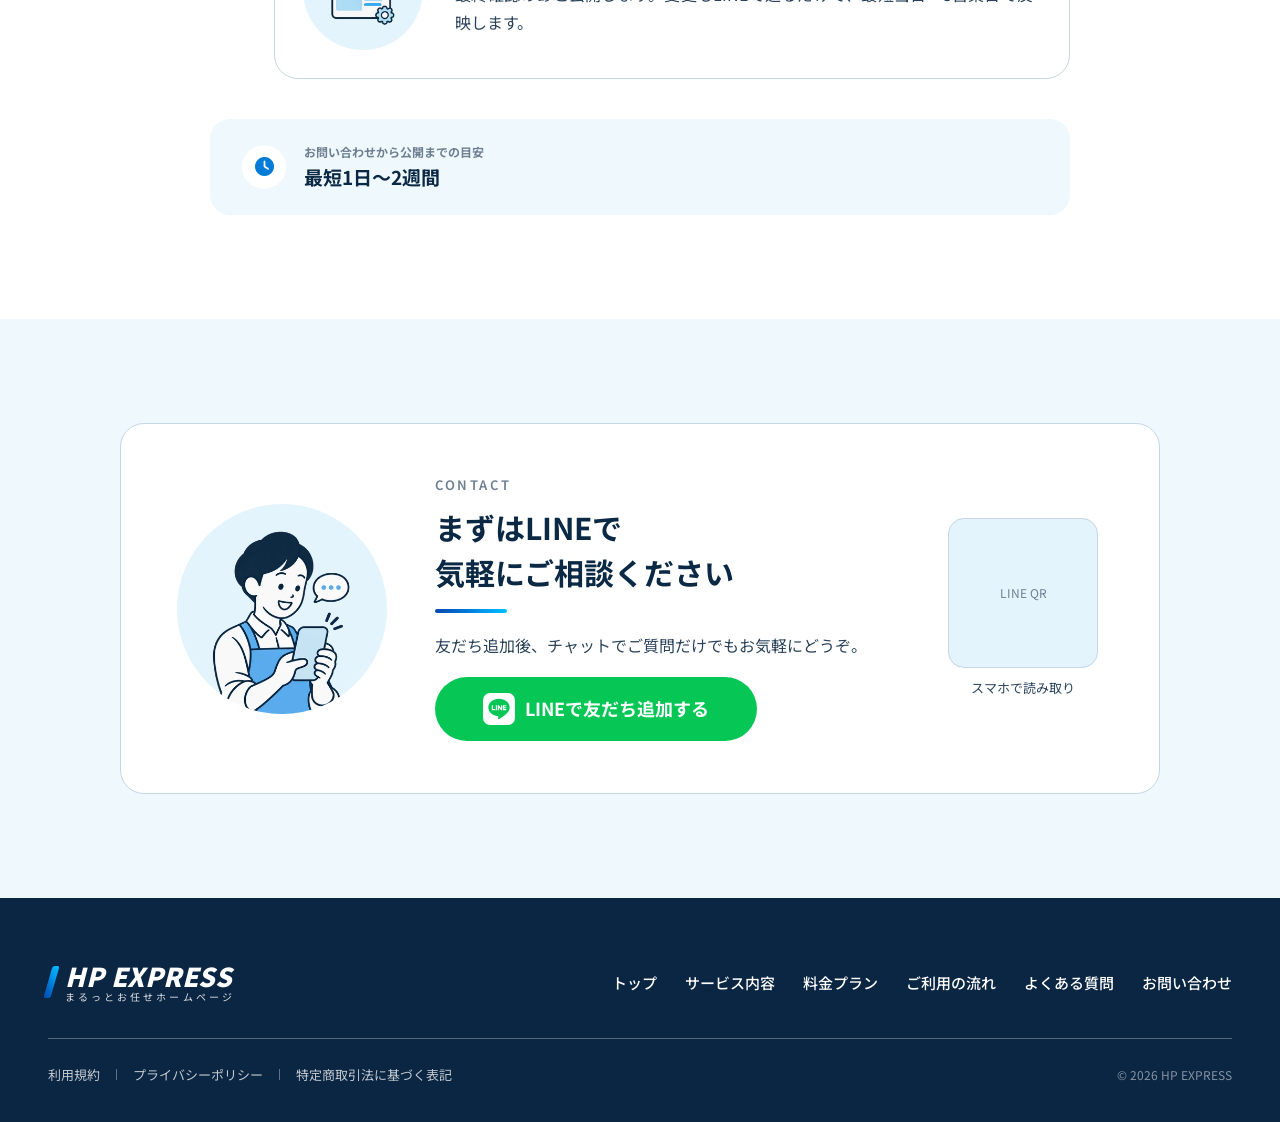
<file: flow/index.html>
<!DOCTYPE html>
<html lang="ja">
<head>
<meta charset="utf-8">
<meta name="viewport" content="width=device-width, initial-scale=1">
<title>ご利用の流れ｜HP EXPRESS</title>
<meta name="description" content="HP EXPRESSのご利用の流れ。LINEでのお問い合わせから、ヒアリング、お申し込み、制作、テストアップ、公開・運用までをご紹介します。">
<link rel="preconnect" href="https://fonts.googleapis.com">
<link rel="preconnect" href="https://fonts.gstatic.com" crossorigin>
<link href="https://fonts.googleapis.com/css2?family=Noto+Sans+JP:wght@400;500;600;700;900&amp;family=Playfair+Display:wght@700&amp;display=swap" rel="stylesheet">
<link rel="stylesheet" href="https://cdnjs.cloudflare.com/ajax/libs/font-awesome/6.7.2/css/all.min.css" crossorigin="anonymous" referrerpolicy="no-referrer">
<link rel="stylesheet" href="../assets/css/style.css?v=20261127b">
</head>
<body>

<header class="site-header">
  <a class="logo" href="../"><span class="logo__name">HP EXPRESS</span><span class="logo__sub">まるっとお任せホームページ</span></a>
  <nav class="gnav" aria-label="グローバルナビ">
    <a href="../service/">サービス内容</a><a href="../price/">料金プラン</a><a href="../flow/" aria-current="page">ご利用の流れ</a><a href="../faq/">よくある質問</a>
  </nav>
  <a class="btn btn--line header-cta" href="https://lin.ee/XXXXXXX" target="_blank" rel="noopener"><img class="line-icon" src="../assets/img/line-icon-reverse.svg" alt="" width="32" height="32"><span class="btn__label">LINEで相談する</span></a>
  <button class="menu-btn" type="button" aria-expanded="false" aria-controls="sp-menu" aria-label="メニューを開く"><span></span><span></span><span></span></button>
  <div class="sp-menu" id="sp-menu">
    <ul>
      <li><a href="../service/">サービス内容</a></li>
      <li><a href="../price/">料金プラン</a></li>
      <li><a href="../flow/" aria-current="page">ご利用の流れ</a></li>
      <li><a href="../faq/">よくある質問</a></li>
    </ul>
    <a class="btn btn--line" href="https://lin.ee/XXXXXXX" target="_blank" rel="noopener"><img class="line-icon" src="../assets/img/line-icon-reverse.svg" alt="" width="32" height="32"><span class="btn__label">LINEで相談する</span></a>
  </div>
</header>

<main>
<div class="page-title" data-cta-trigger>
  <span class="sec-head__icon" aria-hidden="true"><i class="fa-solid fa-route"></i></span>
  <span class="page-title__en">FLOW</span>
  <h1>ご利用の流れ</h1>
  <nav class="breadcrumb" aria-label="パンくずリスト"><a href="../">トップ</a><i class="fa-solid fa-chevron-right" aria-hidden="true"></i><span aria-current="page">ご利用の流れ</span></nav>
</div>

<section class="page-body">
  <div class="page-block">
    <ol class="timeline">
      <li class="timeline__item">
        <div class="timeline__rail"><span class="step-no">01</span></div>
        <div class="timeline__card">
          <img class="timeline__img" src="../assets/img/flow-01.webp" alt="" width="400" height="400" loading="lazy">
          <h2>お問い合わせ</h2>
          <p>LINEで友だち追加して、お気軽にメッセージをお送りください。ご質問だけでも大丈夫です。</p>
        </div>
      </li>
      <li class="timeline__item">
        <div class="timeline__rail"><span class="step-no">02</span></div>
        <div class="timeline__card">
          <img class="timeline__img" src="../assets/img/flow-02.webp" alt="" width="400" height="400" loading="lazy">
          <h2>ヒアリング</h2>
          <p>お店の特徴や載せたい内容、ご希望の雰囲気などを、LINEのチャットで詳しくお伺いします。</p>
        </div>
      </li>
      <li class="timeline__item">
        <div class="timeline__rail"><span class="step-no">03</span></div>
        <div class="timeline__card">
          <img class="timeline__img" src="../assets/img/flow-03.webp" alt="" width="400" height="400" loading="lazy">
          <h2>お申し込み</h2>
          <p>内容にご納得いただけたら、カード決済でお申し込み。初期費用0円、月額9,800円のみです。</p>
        </div>
      </li>
      <li class="timeline__item">
        <div class="timeline__rail"><span class="step-no">04</span></div>
        <div class="timeline__card">
          <img class="timeline__img" src="../assets/img/flow-04.webp" alt="" width="400" height="400" loading="lazy">
          <h2>制作開始</h2>
          <p>お伺いした内容をもとに、構成やデザイン、文章を整えて、お店に合ったページに仕上げます。</p>
        </div>
      </li>
      <li class="timeline__item">
        <div class="timeline__rail"><span class="step-no">05</span></div>
        <div class="timeline__card">
          <img class="timeline__img" src="../assets/img/flow-05.webp" alt="" width="400" height="400" loading="lazy">
          <h2>テストアップ</h2>
          <p>公開前のページをご確認ください。デザインの修正は3回まで、文章や写真は何度でも承ります。</p>
        </div>
      </li>
      <li class="timeline__item">
        <div class="timeline__rail"><span class="step-no">06</span></div>
        <div class="timeline__card">
          <img class="timeline__img" src="../assets/img/flow-06.webp" alt="" width="400" height="400" loading="lazy">
          <h2>公開・運用</h2>
          <p>最終確認のあと公開します。変更もLINEで送るだけで、最短当日〜3営業日で反映します。</p>
        </div>
      </li>
    </ol>
    <div class="note-box">
      <span class="icon-circle" aria-hidden="true"><i class="fa-solid fa-clock"></i></span>
      <div class="note-box__text"><span class="note-box__label">お問い合わせから公開までの目安</span><b>最短1日〜2週間</b></div>
    </div>
  </div>
</section>

<section class="cta">
  <div class="cta__box">
    <img class="cta__ill" src="../assets/img/cta-01.webp" alt="" width="400" height="400" loading="lazy">
    <div class="cta__body">
      <span class="cta__en">CONTACT</span>
      <h2 class="u-line">まずはLINEで<br>気軽にご相談ください</h2>
      <p>友だち追加後、チャットで<br class="sp-only">ご質問だけでもお気軽にどうぞ。</p>
      <a class="btn btn--line" href="https://lin.ee/XXXXXXX" target="_blank" rel="noopener"><img class="line-icon" src="../assets/img/line-icon-reverse.svg" alt="" width="32" height="32"><span class="btn__label">LINEで友だち追加する</span></a>
    </div>
    <div class="cta__qr"><div class="cta__qr-img">LINE QR</div><span>スマホで読み取り</span></div>
  </div>
</section>
</main>

<footer class="site-footer">
  <div class="footer-top">
    <a class="logo" href="../"><span class="logo__name">HP EXPRESS</span><span class="logo__sub">まるっとお任せホームページ</span></a>
    <nav class="footer-nav" aria-label="フッターナビ"><a href="../">トップ</a><a href="../service/">サービス内容</a><a href="../price/">料金プラン</a><a href="../flow/">ご利用の流れ</a><a href="../faq/">よくある質問</a><a href="https://lin.ee/XXXXXXX" target="_blank" rel="noopener">お問い合わせ</a></nav>
  </div>
  <div class="footer-legal">
    <div class="footer-legal__links"><a href="../terms/">利用規約</a><span class="footer-legal__sep" aria-hidden="true"></span><a href="../privacy/">プライバシーポリシー</a><span class="footer-legal__sep" aria-hidden="true"></span><a href="../tokushoho/">特定商取引法に基づく表記</a></div>
    <small>© 2026 HP EXPRESS</small>
  </div>
</footer>

<div class="fixed-cta fixed-cta--corner">
  <a class="fixed-cta__btn" href="https://lin.ee/XXXXXXX" target="_blank" rel="noopener"><span class="fixed-cta__bubble">ご質問だけでもOK</span><span class="fixed-cta__main"><img class="line-icon" src="../assets/img/line-icon-reverse.svg" alt="" width="32" height="32"><span class="fixed-cta__label">LINEで相談する</span></span></a>
</div>

<script src="../assets/js/main.js?v=20261127b"></script>
</body>
</html>
</file>
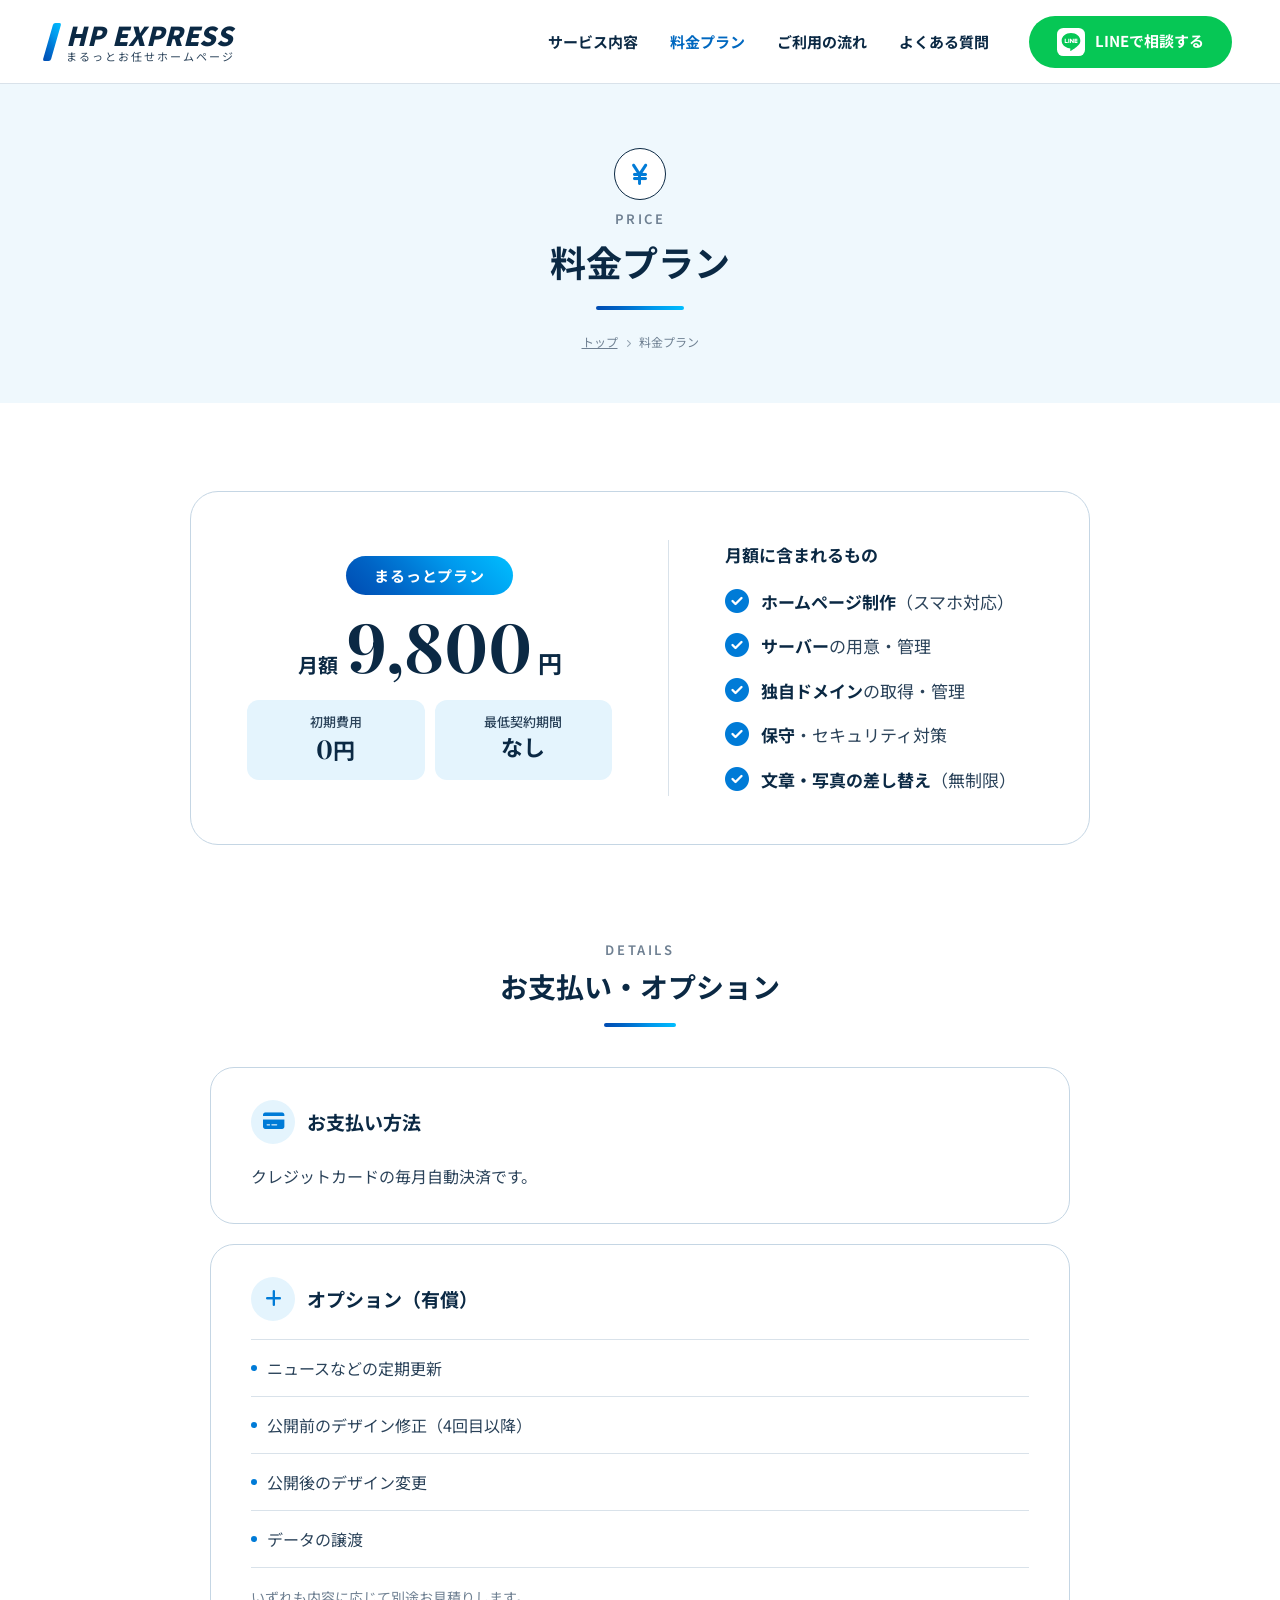
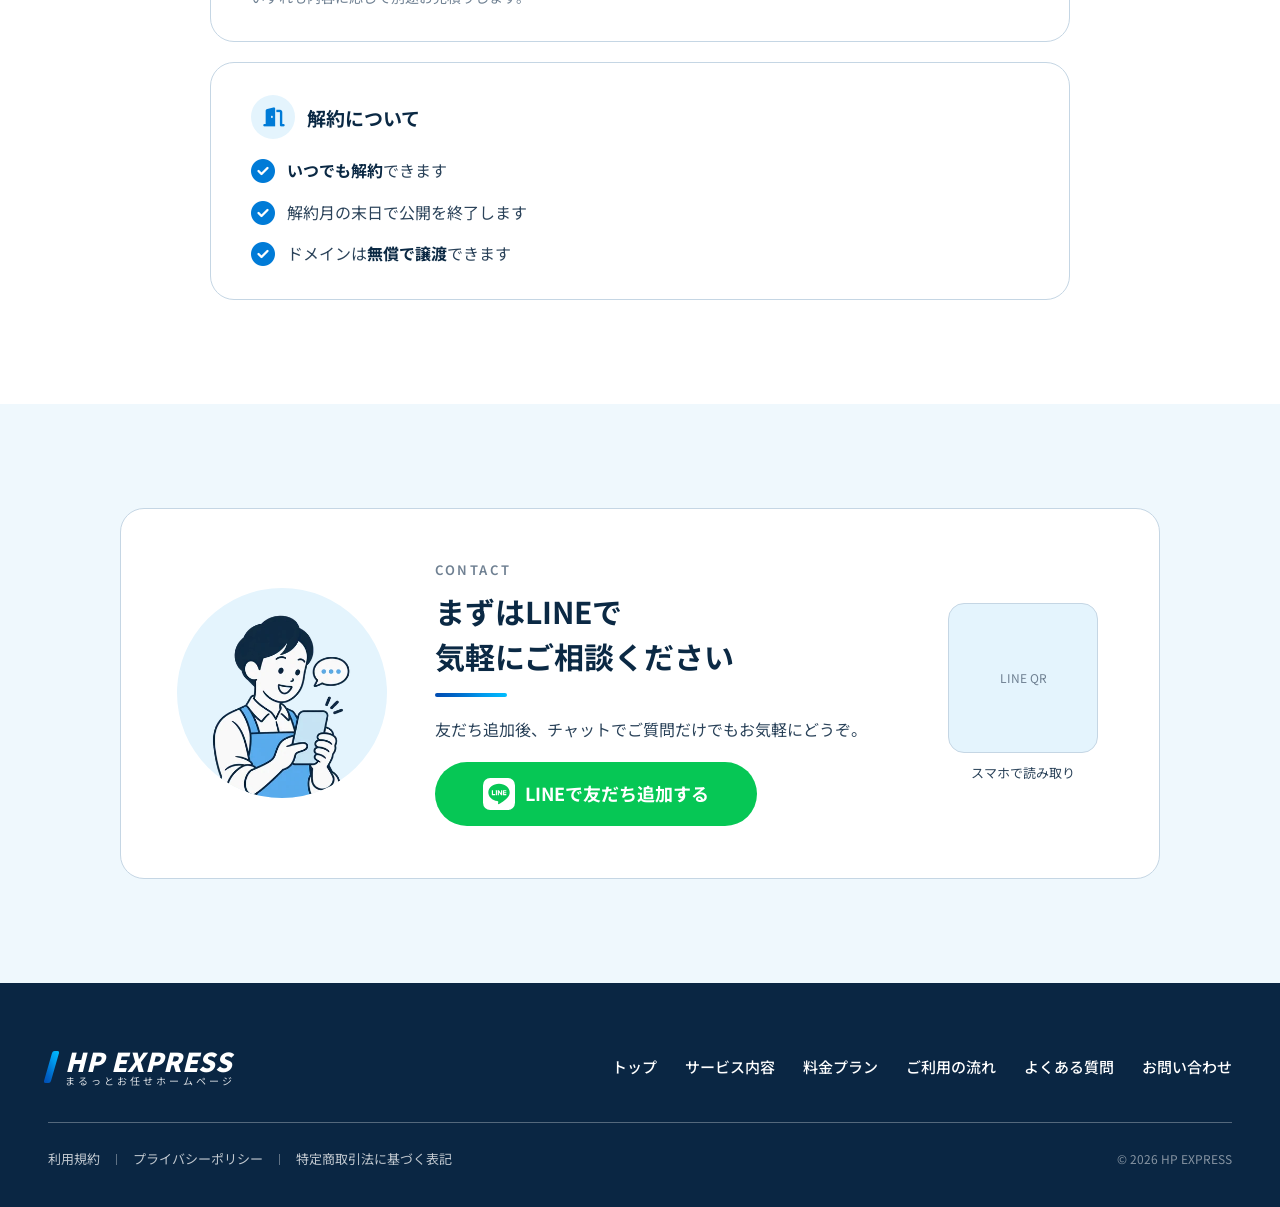
<file: price/index.html>
<!DOCTYPE html>
<html lang="ja">
<head>
<meta charset="utf-8">
<meta name="viewport" content="width=device-width, initial-scale=1">
<title>料金プラン｜HP EXPRESS</title>
<meta name="description" content="HP EXPRESSの料金プラン。月額9,800円（税込）、初期費用0円、最低契約期間なし。制作・サーバー・ドメイン・保守・差し替えがすべて含まれます。">
<link rel="preconnect" href="https://fonts.googleapis.com">
<link rel="preconnect" href="https://fonts.gstatic.com" crossorigin>
<link href="https://fonts.googleapis.com/css2?family=Noto+Sans+JP:wght@400;500;600;700;900&amp;family=Playfair+Display:wght@700&amp;display=swap" rel="stylesheet">
<link rel="stylesheet" href="https://cdnjs.cloudflare.com/ajax/libs/font-awesome/6.7.2/css/all.min.css" crossorigin="anonymous" referrerpolicy="no-referrer">
<link rel="stylesheet" href="../assets/css/style.css?v=20261127b">
</head>
<body>

<header class="site-header">
  <a class="logo" href="../"><span class="logo__name">HP EXPRESS</span><span class="logo__sub">まるっとお任せホームページ</span></a>
  <nav class="gnav" aria-label="グローバルナビ">
    <a href="../service/">サービス内容</a><a href="../price/" aria-current="page">料金プラン</a><a href="../flow/">ご利用の流れ</a><a href="../faq/">よくある質問</a>
  </nav>
  <a class="btn btn--line header-cta" href="https://lin.ee/XXXXXXX" target="_blank" rel="noopener"><img class="line-icon" src="../assets/img/line-icon-reverse.svg" alt="" width="32" height="32"><span class="btn__label">LINEで相談する</span></a>
  <button class="menu-btn" type="button" aria-expanded="false" aria-controls="sp-menu" aria-label="メニューを開く"><span></span><span></span><span></span></button>
  <div class="sp-menu" id="sp-menu">
    <ul>
      <li><a href="../service/">サービス内容</a></li>
      <li><a href="../price/" aria-current="page">料金プラン</a></li>
      <li><a href="../flow/">ご利用の流れ</a></li>
      <li><a href="../faq/">よくある質問</a></li>
    </ul>
    <a class="btn btn--line" href="https://lin.ee/XXXXXXX" target="_blank" rel="noopener"><img class="line-icon" src="../assets/img/line-icon-reverse.svg" alt="" width="32" height="32"><span class="btn__label">LINEで相談する</span></a>
  </div>
</header>

<main>
<div class="page-title" data-cta-trigger>
  <span class="sec-head__icon" aria-hidden="true"><i class="fa-solid fa-yen-sign"></i></span>
  <span class="page-title__en">PRICE</span>
  <h1>料金プラン</h1>
  <nav class="breadcrumb" aria-label="パンくずリスト"><a href="../">トップ</a><i class="fa-solid fa-chevron-right" aria-hidden="true"></i><span aria-current="page">料金プラン</span></nav>
</div>

<section class="page-body">
  <div class="page-block">
    <div class="price-card">
      <div class="price-card__main">
        <span class="plan-tag">まるっとプラン</span>
        <div class="price-big"><span class="price-big__pre">月額</span><span class="price-big__num">9,800</span><span class="price-big__unit">円</span></div>
        <div class="price-chips"><div class="price-chip">初期費用<b><span class="n">0</span>円</b></div><div class="price-chip">最低契約期間<b>なし</b></div></div>
      </div>
      <div class="price-card__inc">
        <span class="price-card__inc-title">月額に含まれるもの</span>
        <ul class="dot-list">
          <li class="ck"><span><b>ホームページ制作</b>（スマホ対応）</span></li>
          <li class="ck"><span><b>サーバー</b>の用意・管理</span></li>
          <li class="ck"><span><b>独自ドメイン</b>の取得・管理</span></li>
          <li class="ck"><span><b>保守</b>・セキュリティ対策</span></li>
          <li class="ck"><span><b>文章・写真の差し替え</b>（無制限）</span></li>
        </ul>
      </div>
    </div>
  </div>

  <div class="page-block">
    <div class="sub-head"><span class="sub-head__en">DETAILS</span><h2>お支払い・オプション</h2></div>
    <div class="info-list">
      <div class="info-card">
        <div class="info-card__head"><span class="icon-circle" aria-hidden="true"><i class="fa-solid fa-credit-card"></i></span><h3>お支払い方法</h3></div>
        <p>クレジットカードの毎月自動決済です。</p>
      </div>
      <div class="info-card">
        <div class="info-card__head"><span class="icon-circle" aria-hidden="true"><i class="fa-solid fa-plus"></i></span><h3>オプション（有償）</h3></div>
        <ul class="option-table">
          <li class="option-row">ニュースなどの定期更新</li>
          <li class="option-row">公開前のデザイン修正（4回目以降）</li>
          <li class="option-row">公開後のデザイン変更</li>
          <li class="option-row">データの譲渡</li>
        </ul>
        <p class="info-card__note">いずれも内容に応じて別途お見積りします。</p>
      </div>
      <div class="info-card">
        <div class="info-card__head"><span class="icon-circle" aria-hidden="true"><i class="fa-solid fa-door-open"></i></span><h3>解約について</h3></div>
        <ul class="dot-list">
          <li class="ck"><span><b>いつでも解約</b>できます</span></li>
          <li class="ck"><span>解約月の末日で公開を終了します</span></li>
          <li class="ck"><span>ドメインは<b>無償で譲渡</b>できます</span></li>
        </ul>
      </div>
    </div>
  </div>
</section>

<section class="cta">
  <div class="cta__box">
    <img class="cta__ill" src="../assets/img/cta-01.webp" alt="" width="400" height="400" loading="lazy">
    <div class="cta__body">
      <span class="cta__en">CONTACT</span>
      <h2 class="u-line">まずはLINEで<br>気軽にご相談ください</h2>
      <p>友だち追加後、チャットで<br class="sp-only">ご質問だけでもお気軽にどうぞ。</p>
      <a class="btn btn--line" href="https://lin.ee/XXXXXXX" target="_blank" rel="noopener"><img class="line-icon" src="../assets/img/line-icon-reverse.svg" alt="" width="32" height="32"><span class="btn__label">LINEで友だち追加する</span></a>
    </div>
    <div class="cta__qr"><div class="cta__qr-img">LINE QR</div><span>スマホで読み取り</span></div>
  </div>
</section>
</main>

<footer class="site-footer">
  <div class="footer-top">
    <a class="logo" href="../"><span class="logo__name">HP EXPRESS</span><span class="logo__sub">まるっとお任せホームページ</span></a>
    <nav class="footer-nav" aria-label="フッターナビ"><a href="../">トップ</a><a href="../service/">サービス内容</a><a href="../price/">料金プラン</a><a href="../flow/">ご利用の流れ</a><a href="../faq/">よくある質問</a><a href="https://lin.ee/XXXXXXX" target="_blank" rel="noopener">お問い合わせ</a></nav>
  </div>
  <div class="footer-legal">
    <div class="footer-legal__links"><a href="../terms/">利用規約</a><span class="footer-legal__sep" aria-hidden="true"></span><a href="../privacy/">プライバシーポリシー</a><span class="footer-legal__sep" aria-hidden="true"></span><a href="../tokushoho/">特定商取引法に基づく表記</a></div>
    <small>© 2026 HP EXPRESS</small>
  </div>
</footer>

<div class="fixed-cta fixed-cta--corner">
  <a class="fixed-cta__btn" href="https://lin.ee/XXXXXXX" target="_blank" rel="noopener"><span class="fixed-cta__bubble">ご質問だけでもOK</span><span class="fixed-cta__main"><img class="line-icon" src="../assets/img/line-icon-reverse.svg" alt="" width="32" height="32"><span class="fixed-cta__label">LINEで相談する</span></span></a>
</div>

<script src="../assets/js/main.js?v=20261127b"></script>
</body>
</html>
</file>
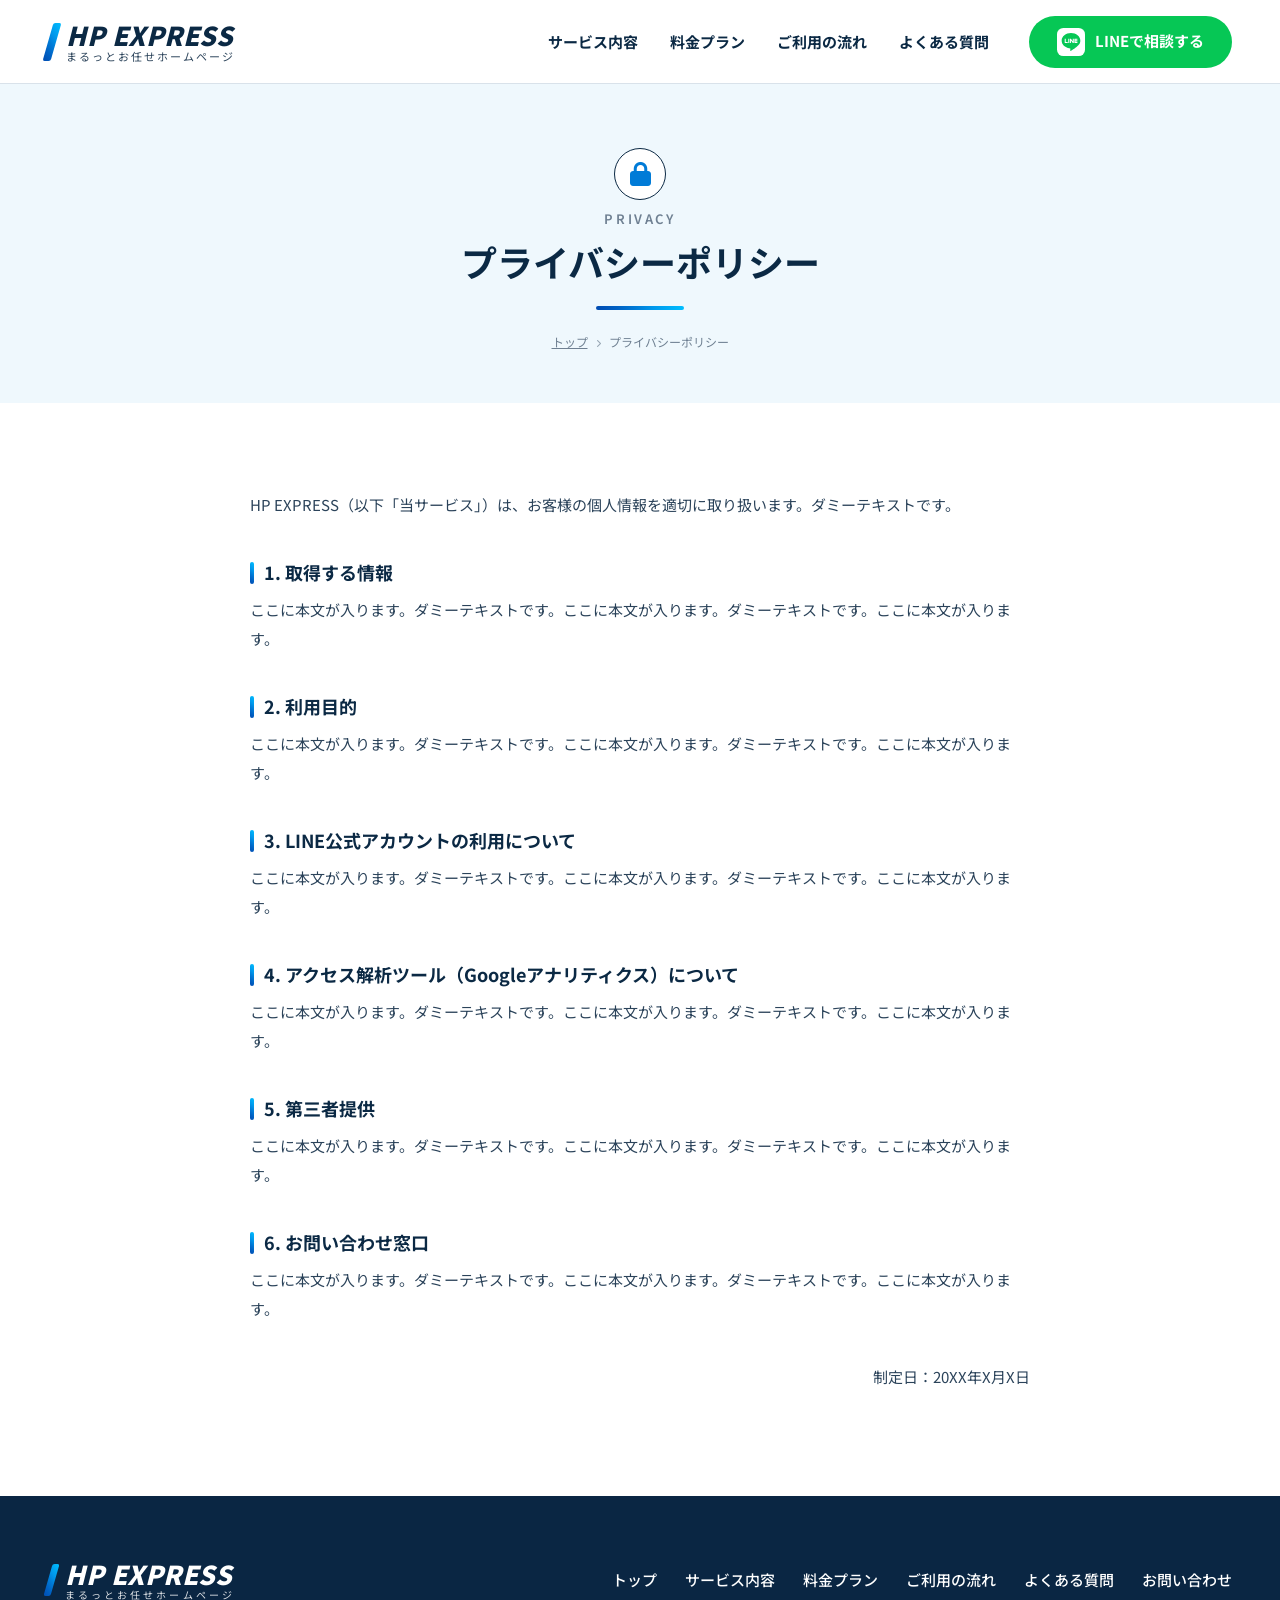
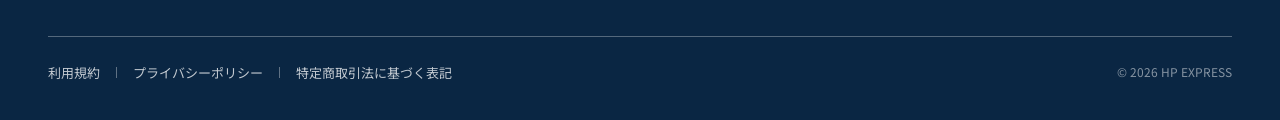
<file: privacy/index.html>
<!DOCTYPE html>
<html lang="ja">
<head>
<meta charset="utf-8">
<meta name="viewport" content="width=device-width, initial-scale=1">
<title>プライバシーポリシー｜HP EXPRESS</title>
<meta name="description" content="HP EXPRESSのプライバシーポリシーです。">
<link rel="preconnect" href="https://fonts.googleapis.com">
<link rel="preconnect" href="https://fonts.gstatic.com" crossorigin>
<link href="https://fonts.googleapis.com/css2?family=Noto+Sans+JP:wght@400;500;600;700;900&amp;family=Playfair+Display:wght@700&amp;display=swap" rel="stylesheet">
<link rel="stylesheet" href="https://cdnjs.cloudflare.com/ajax/libs/font-awesome/6.7.2/css/all.min.css" crossorigin="anonymous" referrerpolicy="no-referrer">
<link rel="stylesheet" href="../assets/css/style.css?v=20261127b">
</head>
<body>

<header class="site-header">
  <a class="logo" href="../"><span class="logo__name">HP EXPRESS</span><span class="logo__sub">まるっとお任せホームページ</span></a>
  <nav class="gnav" aria-label="グローバルナビ">
    <a href="../service/">サービス内容</a><a href="../price/">料金プラン</a><a href="../flow/">ご利用の流れ</a><a href="../faq/">よくある質問</a>
  </nav>
  <a class="btn btn--line header-cta" href="https://lin.ee/XXXXXXX" target="_blank" rel="noopener"><img class="line-icon" src="../assets/img/line-icon-reverse.svg" alt="" width="32" height="32"><span class="btn__label">LINEで相談する</span></a>
  <button class="menu-btn" type="button" aria-expanded="false" aria-controls="sp-menu" aria-label="メニューを開く"><span></span><span></span><span></span></button>
  <div class="sp-menu" id="sp-menu">
    <ul>
      <li><a href="../service/">サービス内容</a></li>
      <li><a href="../price/">料金プラン</a></li>
      <li><a href="../flow/">ご利用の流れ</a></li>
      <li><a href="../faq/">よくある質問</a></li>
    </ul>
    <a class="btn btn--line" href="https://lin.ee/XXXXXXX" target="_blank" rel="noopener"><img class="line-icon" src="../assets/img/line-icon-reverse.svg" alt="" width="32" height="32"><span class="btn__label">LINEで相談する</span></a>
  </div>
</header>

<main>
<div class="page-title" data-cta-trigger>
  <span class="sec-head__icon" aria-hidden="true"><i class="fa-solid fa-lock"></i></span>
  <span class="page-title__en">PRIVACY</span>
  <h1>プライバシーポリシー</h1>
  <nav class="breadcrumb" aria-label="パンくずリスト"><a href="../">トップ</a><i class="fa-solid fa-chevron-right" aria-hidden="true"></i><span aria-current="page">プライバシーポリシー</span></nav>
</div>

<section class="legal">
  <p>HP EXPRESS（以下「当サービス」）は、お客様の個人情報を適切に取り扱います。ダミーテキストです。</p>
  <div class="legal__sec"><h2 class="bar-head">1. 取得する情報</h2><p>ここに本文が入ります。ダミーテキストです。ここに本文が入ります。ダミーテキストです。ここに本文が入ります。</p></div>
  <div class="legal__sec"><h2 class="bar-head">2. 利用目的</h2><p>ここに本文が入ります。ダミーテキストです。ここに本文が入ります。ダミーテキストです。ここに本文が入ります。</p></div>
  <div class="legal__sec"><h2 class="bar-head">3. LINE公式アカウントの利用について</h2><p>ここに本文が入ります。ダミーテキストです。ここに本文が入ります。ダミーテキストです。ここに本文が入ります。</p></div>
  <div class="legal__sec"><h2 class="bar-head">4. アクセス解析ツール（Googleアナリティクス）について</h2><p>ここに本文が入ります。ダミーテキストです。ここに本文が入ります。ダミーテキストです。ここに本文が入ります。</p></div>
  <div class="legal__sec"><h2 class="bar-head">5. 第三者提供</h2><p>ここに本文が入ります。ダミーテキストです。ここに本文が入ります。ダミーテキストです。ここに本文が入ります。</p></div>
  <div class="legal__sec"><h2 class="bar-head">6. お問い合わせ窓口</h2><p>ここに本文が入ります。ダミーテキストです。ここに本文が入ります。ダミーテキストです。ここに本文が入ります。</p></div>
  <p class="legal__date">制定日：20XX年X月X日</p>
</section>


</main>

<footer class="site-footer">
  <div class="footer-top">
    <a class="logo" href="../"><span class="logo__name">HP EXPRESS</span><span class="logo__sub">まるっとお任せホームページ</span></a>
    <nav class="footer-nav" aria-label="フッターナビ"><a href="../">トップ</a><a href="../service/">サービス内容</a><a href="../price/">料金プラン</a><a href="../flow/">ご利用の流れ</a><a href="../faq/">よくある質問</a><a href="https://lin.ee/XXXXXXX" target="_blank" rel="noopener">お問い合わせ</a></nav>
  </div>
  <div class="footer-legal">
    <div class="footer-legal__links"><a href="../terms/">利用規約</a><span class="footer-legal__sep" aria-hidden="true"></span><a href="../privacy/">プライバシーポリシー</a><span class="footer-legal__sep" aria-hidden="true"></span><a href="../tokushoho/">特定商取引法に基づく表記</a></div>
    <small>© 2026 HP EXPRESS</small>
  </div>
</footer>

<div class="fixed-cta fixed-cta--corner">
  <a class="fixed-cta__btn" href="https://lin.ee/XXXXXXX" target="_blank" rel="noopener"><span class="fixed-cta__bubble">ご質問だけでもOK</span><span class="fixed-cta__main"><img class="line-icon" src="../assets/img/line-icon-reverse.svg" alt="" width="32" height="32"><span class="fixed-cta__label">LINEで相談する</span></span></a>
</div>

<script src="../assets/js/main.js?v=20261127b"></script>
</body>
</html>
</file>
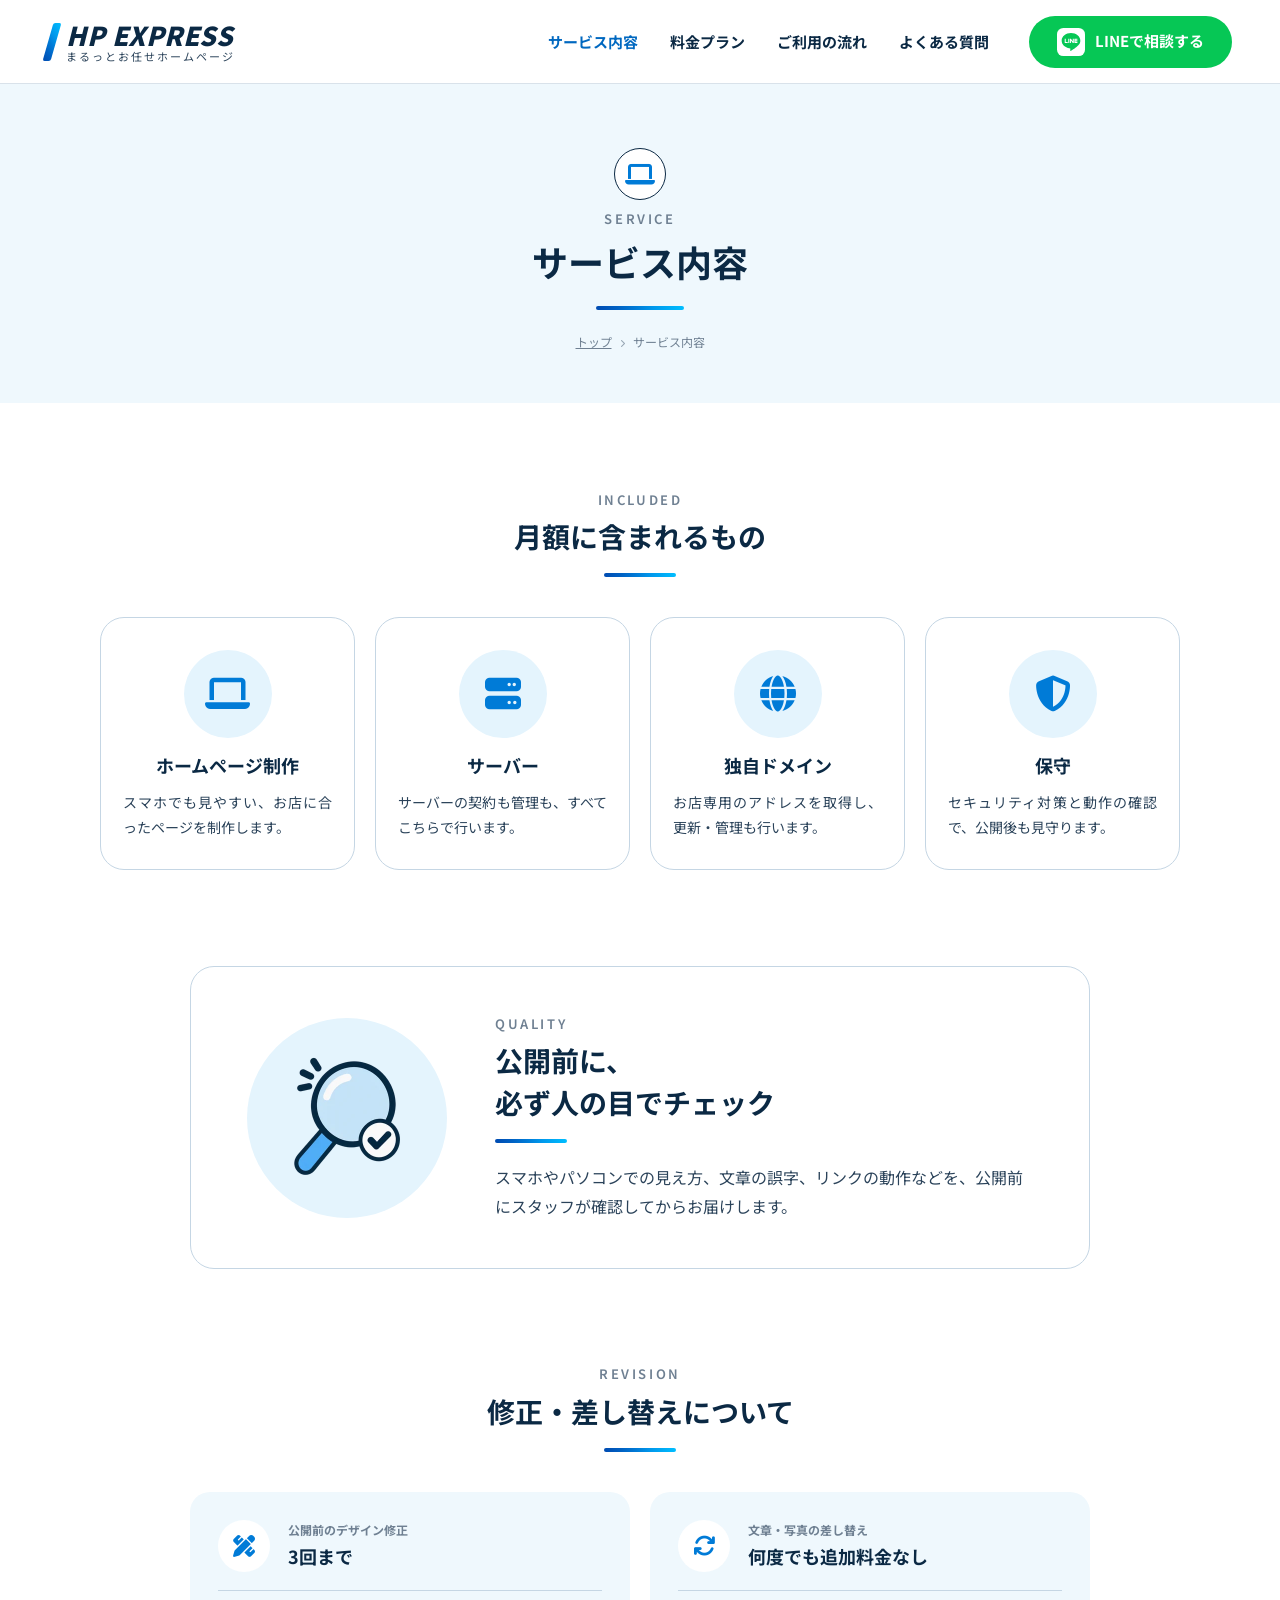
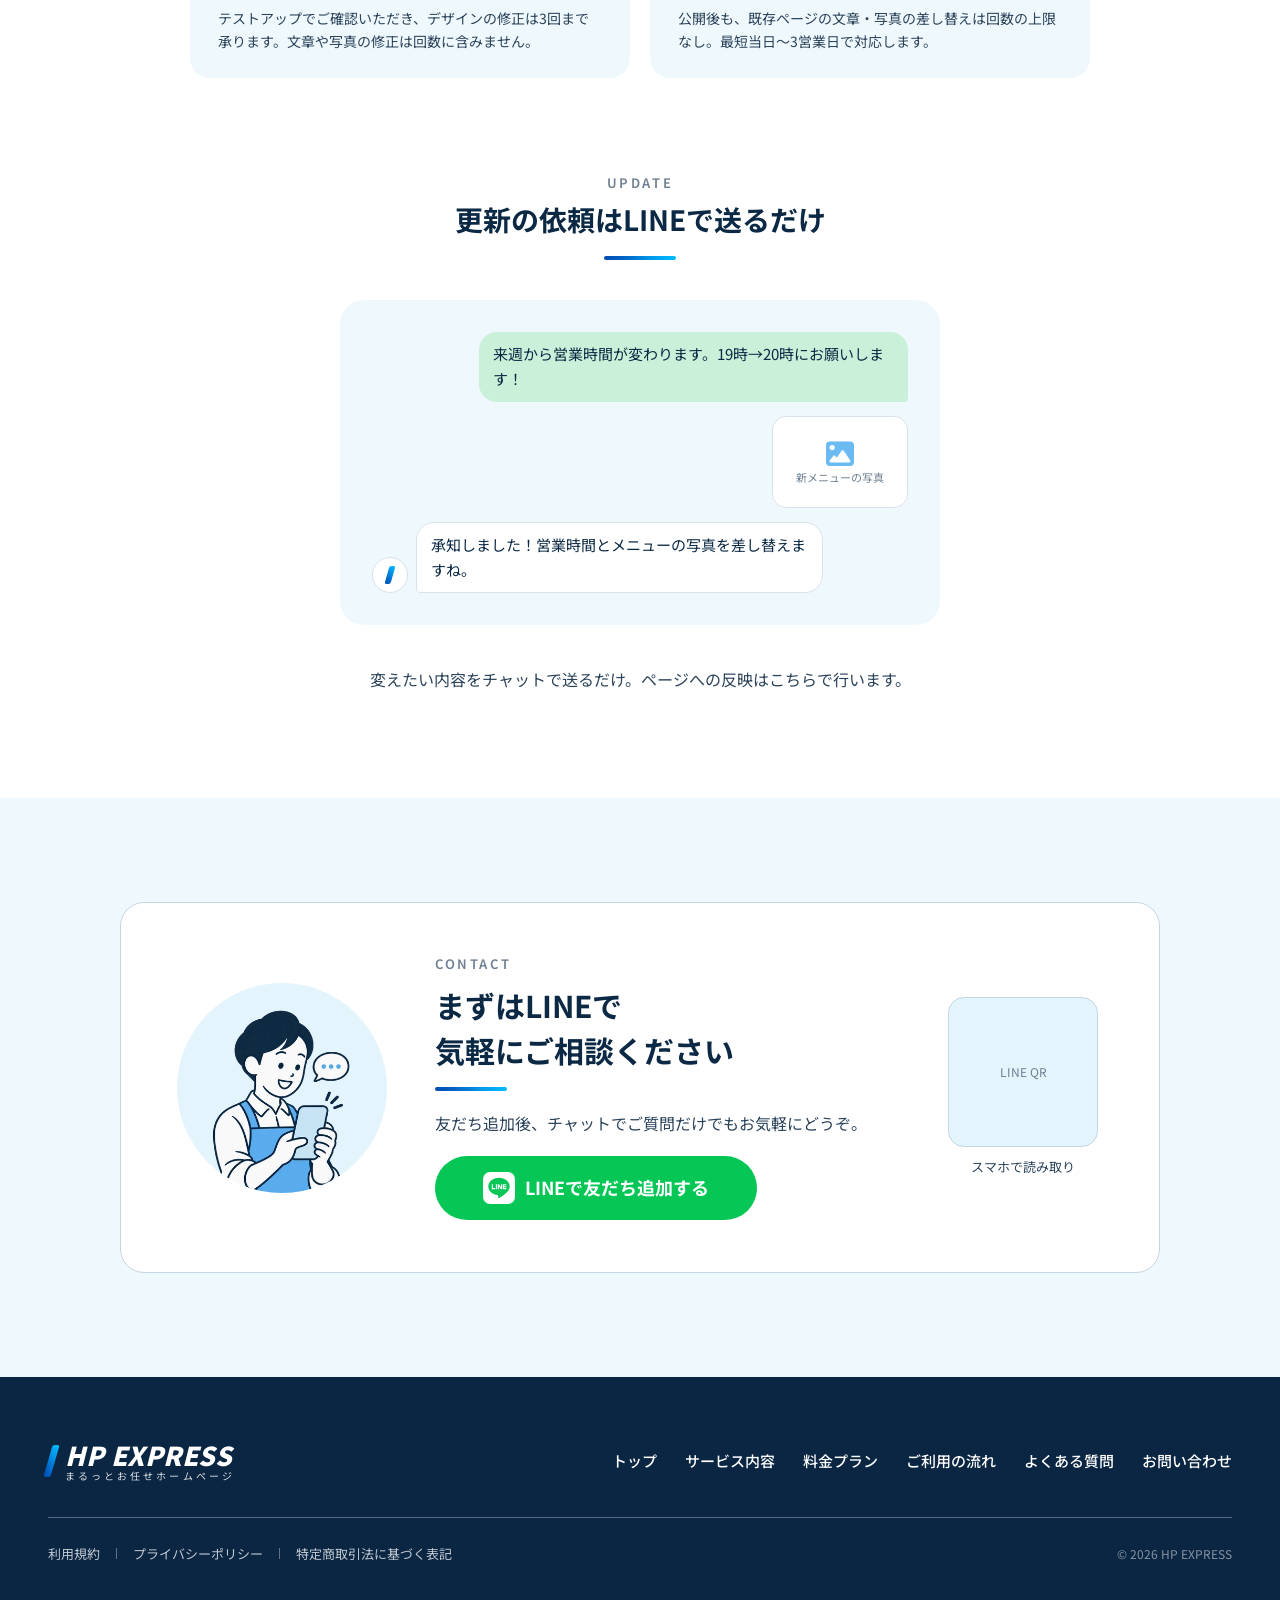
<file: service/index.html>
<!DOCTYPE html>
<html lang="ja">
<head>
<meta charset="utf-8">
<meta name="viewport" content="width=device-width, initial-scale=1">
<title>サービス内容｜HP EXPRESS</title>
<meta name="description" content="HP EXPRESSのサービス内容。制作・サーバー・ドメイン・保守を月額でまるごとお任せ。公開前は必ず人の目でチェックし、公開後の更新依頼もLINEで送るだけです。">
<link rel="preconnect" href="https://fonts.googleapis.com">
<link rel="preconnect" href="https://fonts.gstatic.com" crossorigin>
<link href="https://fonts.googleapis.com/css2?family=Noto+Sans+JP:wght@400;500;600;700;900&amp;family=Playfair+Display:wght@700&amp;display=swap" rel="stylesheet">
<link rel="stylesheet" href="https://cdnjs.cloudflare.com/ajax/libs/font-awesome/6.7.2/css/all.min.css" crossorigin="anonymous" referrerpolicy="no-referrer">
<link rel="stylesheet" href="../assets/css/style.css?v=20261127b">
</head>
<body>

<header class="site-header">
  <a class="logo" href="../"><span class="logo__name">HP EXPRESS</span><span class="logo__sub">まるっとお任せホームページ</span></a>
  <nav class="gnav" aria-label="グローバルナビ">
    <a href="../service/" aria-current="page">サービス内容</a><a href="../price/">料金プラン</a><a href="../flow/">ご利用の流れ</a><a href="../faq/">よくある質問</a>
  </nav>
  <a class="btn btn--line header-cta" href="https://lin.ee/XXXXXXX" target="_blank" rel="noopener"><img class="line-icon" src="../assets/img/line-icon-reverse.svg" alt="" width="32" height="32"><span class="btn__label">LINEで相談する</span></a>
  <button class="menu-btn" type="button" aria-expanded="false" aria-controls="sp-menu" aria-label="メニューを開く"><span></span><span></span><span></span></button>
  <div class="sp-menu" id="sp-menu">
    <ul>
      <li><a href="../service/" aria-current="page">サービス内容</a></li>
      <li><a href="../price/">料金プラン</a></li>
      <li><a href="../flow/">ご利用の流れ</a></li>
      <li><a href="../faq/">よくある質問</a></li>
    </ul>
    <a class="btn btn--line" href="https://lin.ee/XXXXXXX" target="_blank" rel="noopener"><img class="line-icon" src="../assets/img/line-icon-reverse.svg" alt="" width="32" height="32"><span class="btn__label">LINEで相談する</span></a>
  </div>
</header>

<main>
<div class="page-title" data-cta-trigger>
  <span class="sec-head__icon" aria-hidden="true"><i class="fa-solid fa-laptop"></i></span>
  <span class="page-title__en">SERVICE</span>
  <h1>サービス内容</h1>
  <nav class="breadcrumb" aria-label="パンくずリスト"><a href="../">トップ</a><i class="fa-solid fa-chevron-right" aria-hidden="true"></i><span aria-current="page">サービス内容</span></nav>
</div>

<section class="page-body">
  <div class="page-block">
    <div class="sub-head"><span class="sub-head__en">INCLUDED</span><h2>月額に含まれるもの</h2></div>
    <ul class="service-cards">
      <li class="service-card"><span class="icon-circle" aria-hidden="true"><i class="fa-solid fa-laptop"></i></span><h3>ホームページ制作</h3><p>スマホでも見やすい、お店に合ったページを制作します。</p></li>
      <li class="service-card"><span class="icon-circle" aria-hidden="true"><i class="fa-solid fa-server"></i></span><h3>サーバー</h3><p>サーバーの契約も管理も、すべてこちらで行います。</p></li>
      <li class="service-card"><span class="icon-circle" aria-hidden="true"><i class="fa-solid fa-globe"></i></span><h3>独自ドメイン</h3><p>お店専用のアドレスを取得し、更新・管理も行います。</p></li>
      <li class="service-card"><span class="icon-circle" aria-hidden="true"><i class="fa-solid fa-shield-halved"></i></span><h3>保守</h3><p>セキュリティ対策と動作の確認で、公開後も見守ります。</p></li>
    </ul>
  </div>

  <div class="quality">
    <img class="quality__img" src="../assets/img/flow-05.webp" alt="" width="400" height="400" loading="lazy">
    <div class="quality__body">
      <div class="sub-head"><span class="sub-head__en">QUALITY</span><h2>公開前に、<br>必ず人の目でチェック</h2></div>
      <p>スマホやパソコンでの見え方、文章の誤字、リンクの動作などを、公開前にスタッフが確認してからお届けします。</p>
    </div>
  </div>

  <div class="page-block">
    <div class="sub-head"><span class="sub-head__en">REVISION</span><h2>修正・差し替えについて</h2></div>
    <div class="fact-list">
      <div class="fact"><span class="icon-circle" aria-hidden="true"><i class="fa-solid fa-pen-ruler"></i></span><span class="fact__label">公開前のデザイン修正</span><b>3回まで</b><span class="fact__note">テストアップでご確認いただき、デザインの修正は3回まで承ります。文章や写真の修正は回数に含みません。</span></div>
      <div class="fact"><span class="icon-circle" aria-hidden="true"><i class="fa-solid fa-arrows-rotate"></i></span><span class="fact__label">文章・写真の差し替え</span><b>何度でも追加料金なし</b><span class="fact__note">公開後も、既存ページの文章・写真の差し替えは回数の上限なし。最短当日〜3営業日で対応します。</span></div>
    </div>
  </div>

  <div class="page-block">
    <div class="sub-head"><span class="sub-head__en">UPDATE</span><h2>更新の依頼は<br class="sp-only">LINEで送るだけ</h2></div>
    <div class="chat" role="img" aria-label="LINEでの更新依頼のやりとり例">
      <p class="chat__me">来週から営業時間が変わります。19時→20時にお願いします！</p>
      <div class="chat__photo"><i class="fa-solid fa-image" aria-hidden="true"></i><span>新メニューの写真</span></div>
      <div class="chat__them"><span class="chat__avatar"></span><p>承知しました！営業時間とメニューの写真を差し替えますね。</p></div>
    </div>
    <p class="chat-note">変えたい内容をチャットで送るだけ。<br class="sp-only">ページへの反映はこちらで行います。</p>
  </div>
</section>

<section class="cta">
  <div class="cta__box">
    <img class="cta__ill" src="../assets/img/cta-01.webp" alt="" width="400" height="400" loading="lazy">
    <div class="cta__body">
      <span class="cta__en">CONTACT</span>
      <h2 class="u-line">まずはLINEで<br>気軽にご相談ください</h2>
      <p>友だち追加後、チャットで<br class="sp-only">ご質問だけでもお気軽にどうぞ。</p>
      <a class="btn btn--line" href="https://lin.ee/XXXXXXX" target="_blank" rel="noopener"><img class="line-icon" src="../assets/img/line-icon-reverse.svg" alt="" width="32" height="32"><span class="btn__label">LINEで友だち追加する</span></a>
    </div>
    <div class="cta__qr"><div class="cta__qr-img">LINE QR</div><span>スマホで読み取り</span></div>
  </div>
</section>
</main>

<footer class="site-footer">
  <div class="footer-top">
    <a class="logo" href="../"><span class="logo__name">HP EXPRESS</span><span class="logo__sub">まるっとお任せホームページ</span></a>
    <nav class="footer-nav" aria-label="フッターナビ"><a href="../">トップ</a><a href="../service/">サービス内容</a><a href="../price/">料金プラン</a><a href="../flow/">ご利用の流れ</a><a href="../faq/">よくある質問</a><a href="https://lin.ee/XXXXXXX" target="_blank" rel="noopener">お問い合わせ</a></nav>
  </div>
  <div class="footer-legal">
    <div class="footer-legal__links"><a href="../terms/">利用規約</a><span class="footer-legal__sep" aria-hidden="true"></span><a href="../privacy/">プライバシーポリシー</a><span class="footer-legal__sep" aria-hidden="true"></span><a href="../tokushoho/">特定商取引法に基づく表記</a></div>
    <small>© 2026 HP EXPRESS</small>
  </div>
</footer>

<div class="fixed-cta fixed-cta--corner">
  <a class="fixed-cta__btn" href="https://lin.ee/XXXXXXX" target="_blank" rel="noopener"><span class="fixed-cta__bubble">ご質問だけでもOK</span><span class="fixed-cta__main"><img class="line-icon" src="../assets/img/line-icon-reverse.svg" alt="" width="32" height="32"><span class="fixed-cta__label">LINEで相談する</span></span></a>
</div>

<script src="../assets/js/main.js?v=20261127b"></script>
</body>
</html>
</file>
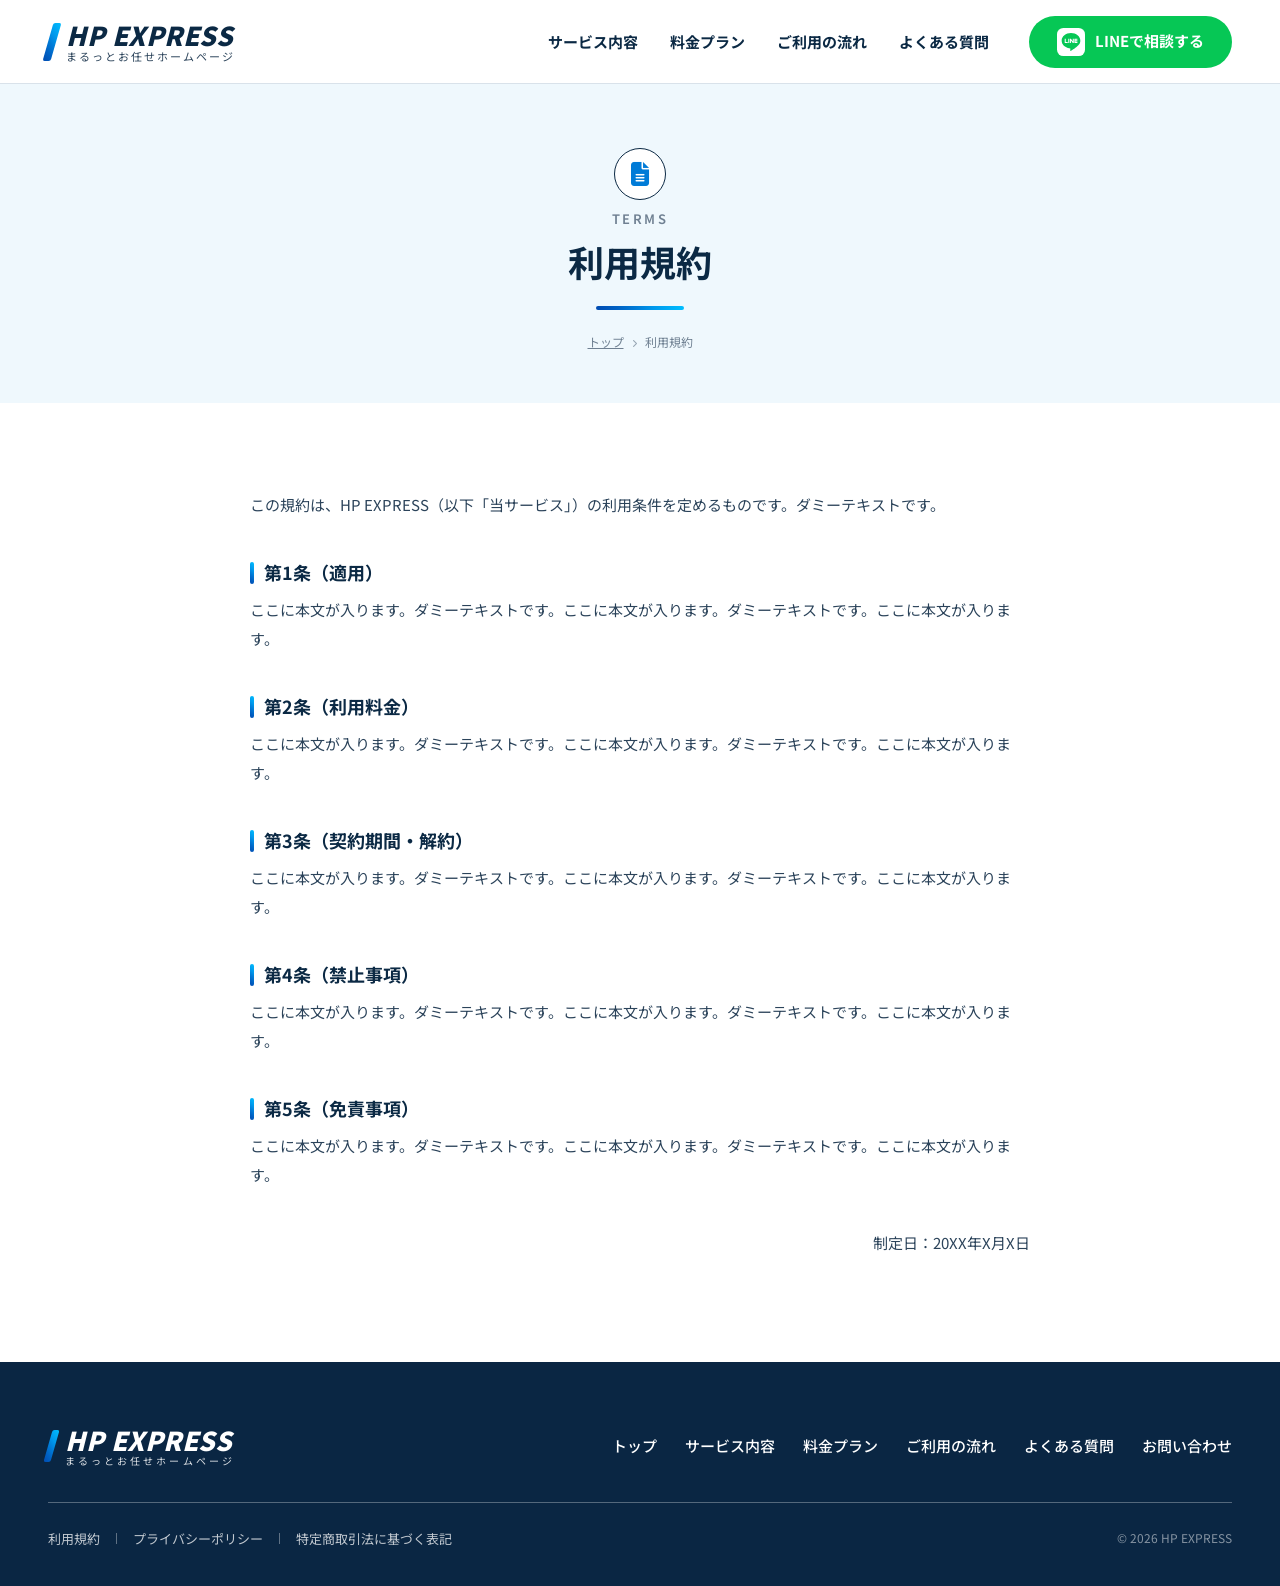
<file: terms/index.html>
<!DOCTYPE html>
<html lang="ja">
<head>
<meta charset="utf-8">
<meta name="viewport" content="width=device-width, initial-scale=1">
<title>利用規約｜HP EXPRESS</title>
<meta name="description" content="HP EXPRESSの利用規約です。">
<link rel="preconnect" href="https://fonts.googleapis.com">
<link rel="preconnect" href="https://fonts.gstatic.com" crossorigin>
<link href="https://fonts.googleapis.com/css2?family=Noto+Sans+JP:wght@400;500;600;700;900&amp;family=Playfair+Display:wght@700&amp;display=swap" rel="stylesheet">
<link rel="stylesheet" href="https://cdnjs.cloudflare.com/ajax/libs/font-awesome/6.7.2/css/all.min.css" crossorigin="anonymous" referrerpolicy="no-referrer">
<link rel="stylesheet" href="../assets/css/style.css?v=20261127b">
</head>
<body>

<header class="site-header">
  <a class="logo" href="../"><span class="logo__name">HP EXPRESS</span><span class="logo__sub">まるっとお任せホームページ</span></a>
  <nav class="gnav" aria-label="グローバルナビ">
    <a href="../service/">サービス内容</a><a href="../price/">料金プラン</a><a href="../flow/">ご利用の流れ</a><a href="../faq/">よくある質問</a>
  </nav>
  <a class="btn btn--line header-cta" href="https://lin.ee/XXXXXXX" target="_blank" rel="noopener"><img class="line-icon" src="../assets/img/line-icon-reverse.svg" alt="" width="32" height="32"><span class="btn__label">LINEで相談する</span></a>
  <button class="menu-btn" type="button" aria-expanded="false" aria-controls="sp-menu" aria-label="メニューを開く"><span></span><span></span><span></span></button>
  <div class="sp-menu" id="sp-menu">
    <ul>
      <li><a href="../service/">サービス内容</a></li>
      <li><a href="../price/">料金プラン</a></li>
      <li><a href="../flow/">ご利用の流れ</a></li>
      <li><a href="../faq/">よくある質問</a></li>
    </ul>
    <a class="btn btn--line" href="https://lin.ee/XXXXXXX" target="_blank" rel="noopener"><img class="line-icon" src="../assets/img/line-icon-reverse.svg" alt="" width="32" height="32"><span class="btn__label">LINEで相談する</span></a>
  </div>
</header>

<main>
<div class="page-title" data-cta-trigger>
  <span class="sec-head__icon" aria-hidden="true"><i class="fa-solid fa-file-lines"></i></span>
  <span class="page-title__en">TERMS</span>
  <h1>利用規約</h1>
  <nav class="breadcrumb" aria-label="パンくずリスト"><a href="../">トップ</a><i class="fa-solid fa-chevron-right" aria-hidden="true"></i><span aria-current="page">利用規約</span></nav>
</div>

<section class="legal">
  <p>この規約は、HP EXPRESS（以下「当サービス」）の利用条件を定めるものです。ダミーテキストです。</p>
  <div class="legal__sec"><h2 class="bar-head">第1条（適用）</h2><p>ここに本文が入ります。ダミーテキストです。ここに本文が入ります。ダミーテキストです。ここに本文が入ります。</p></div>
  <div class="legal__sec"><h2 class="bar-head">第2条（利用料金）</h2><p>ここに本文が入ります。ダミーテキストです。ここに本文が入ります。ダミーテキストです。ここに本文が入ります。</p></div>
  <div class="legal__sec"><h2 class="bar-head">第3条（契約期間・解約）</h2><p>ここに本文が入ります。ダミーテキストです。ここに本文が入ります。ダミーテキストです。ここに本文が入ります。</p></div>
  <div class="legal__sec"><h2 class="bar-head">第4条（禁止事項）</h2><p>ここに本文が入ります。ダミーテキストです。ここに本文が入ります。ダミーテキストです。ここに本文が入ります。</p></div>
  <div class="legal__sec"><h2 class="bar-head">第5条（免責事項）</h2><p>ここに本文が入ります。ダミーテキストです。ここに本文が入ります。ダミーテキストです。ここに本文が入ります。</p></div>
  <p class="legal__date">制定日：20XX年X月X日</p>
</section>


</main>

<footer class="site-footer">
  <div class="footer-top">
    <a class="logo" href="../"><span class="logo__name">HP EXPRESS</span><span class="logo__sub">まるっとお任せホームページ</span></a>
    <nav class="footer-nav" aria-label="フッターナビ"><a href="../">トップ</a><a href="../service/">サービス内容</a><a href="../price/">料金プラン</a><a href="../flow/">ご利用の流れ</a><a href="../faq/">よくある質問</a><a href="https://lin.ee/XXXXXXX" target="_blank" rel="noopener">お問い合わせ</a></nav>
  </div>
  <div class="footer-legal">
    <div class="footer-legal__links"><a href="../terms/">利用規約</a><span class="footer-legal__sep" aria-hidden="true"></span><a href="../privacy/">プライバシーポリシー</a><span class="footer-legal__sep" aria-hidden="true"></span><a href="../tokushoho/">特定商取引法に基づく表記</a></div>
    <small>© 2026 HP EXPRESS</small>
  </div>
</footer>

<div class="fixed-cta fixed-cta--corner">
  <a class="fixed-cta__btn" href="https://lin.ee/XXXXXXX" target="_blank" rel="noopener"><span class="fixed-cta__bubble">ご質問だけでもOK</span><span class="fixed-cta__main"><img class="line-icon" src="../assets/img/line-icon-reverse.svg" alt="" width="32" height="32"><span class="fixed-cta__label">LINEで相談する</span></span></a>
</div>

<script src="../assets/js/main.js?v=20261127b"></script>
</body>
</html>
</file>
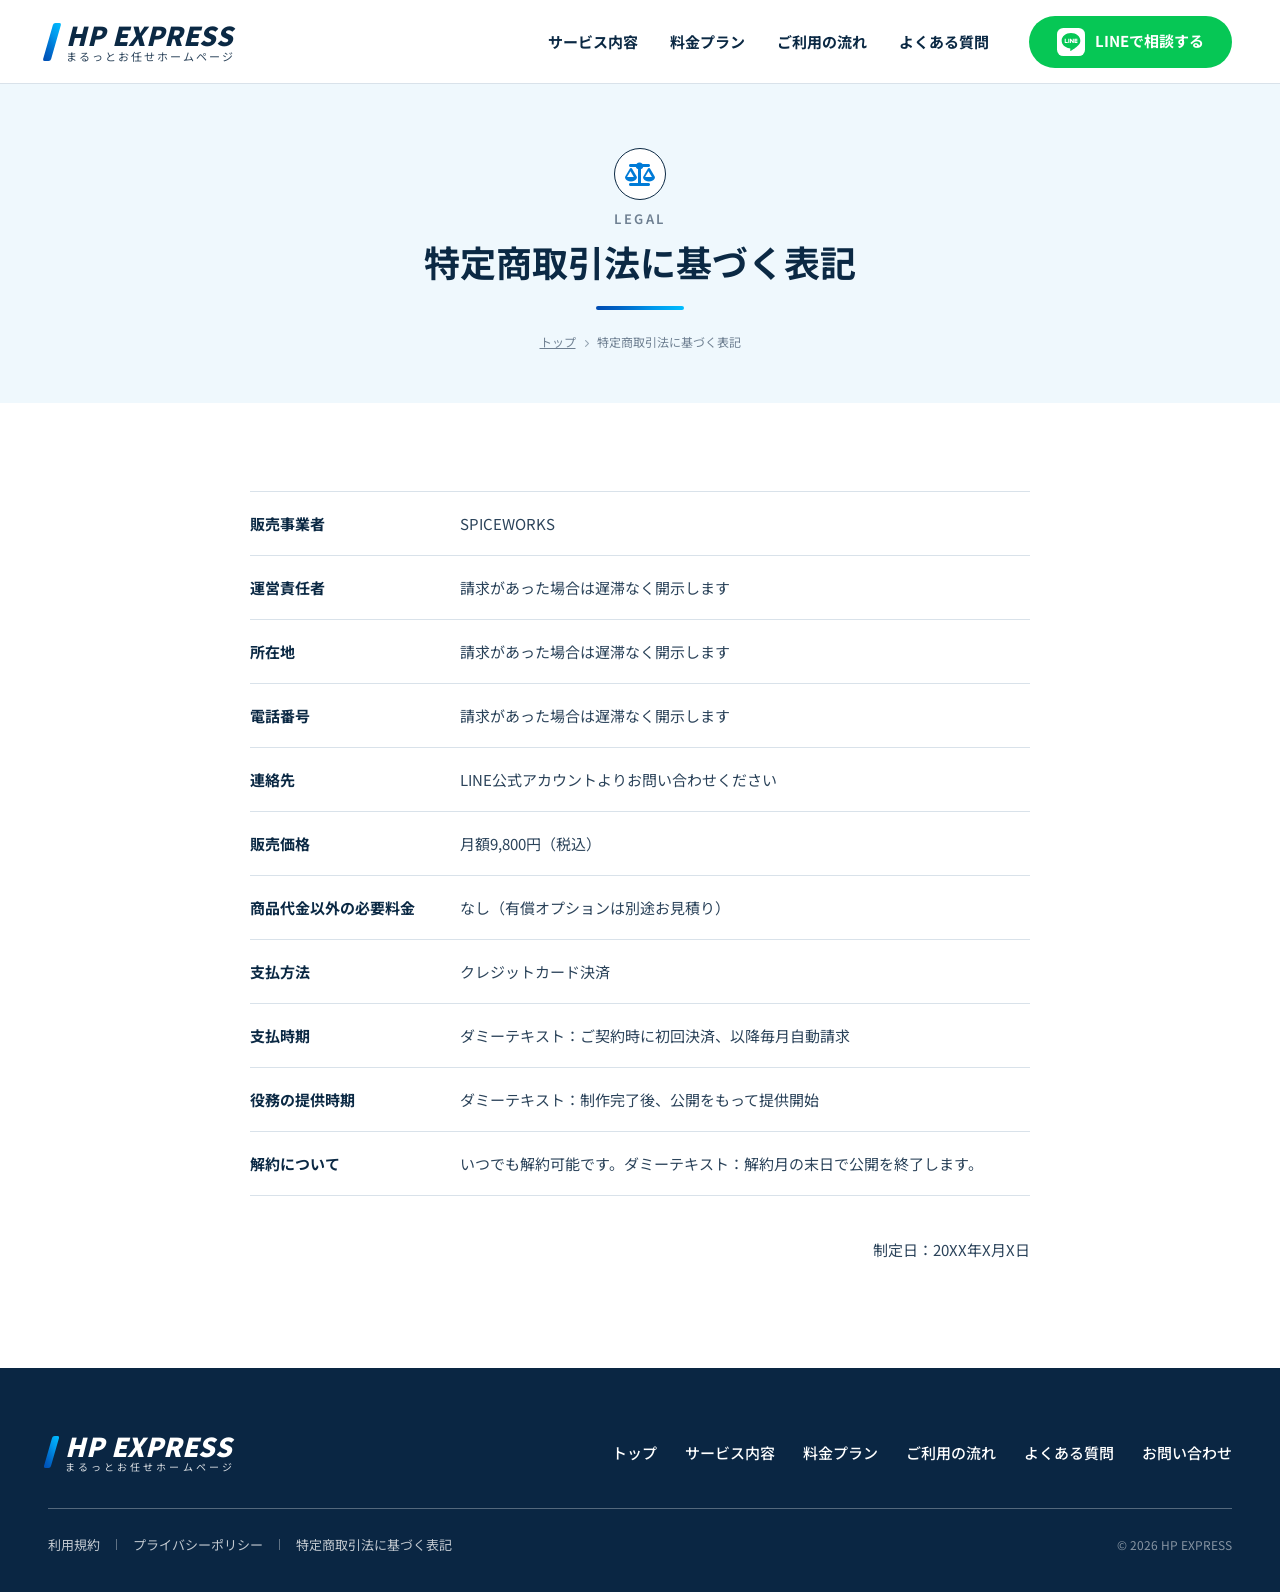
<file: tokushoho/index.html>
<!DOCTYPE html>
<html lang="ja">
<head>
<meta charset="utf-8">
<meta name="viewport" content="width=device-width, initial-scale=1">
<title>特定商取引法に基づく表記｜HP EXPRESS</title>
<meta name="description" content="HP EXPRESSの特定商取引法に基づく表記です。">
<link rel="preconnect" href="https://fonts.googleapis.com">
<link rel="preconnect" href="https://fonts.gstatic.com" crossorigin>
<link href="https://fonts.googleapis.com/css2?family=Noto+Sans+JP:wght@400;500;600;700;900&amp;family=Playfair+Display:wght@700&amp;display=swap" rel="stylesheet">
<link rel="stylesheet" href="https://cdnjs.cloudflare.com/ajax/libs/font-awesome/6.7.2/css/all.min.css" crossorigin="anonymous" referrerpolicy="no-referrer">
<link rel="stylesheet" href="../assets/css/style.css?v=20261127b">
</head>
<body>

<header class="site-header">
  <a class="logo" href="../"><span class="logo__name">HP EXPRESS</span><span class="logo__sub">まるっとお任せホームページ</span></a>
  <nav class="gnav" aria-label="グローバルナビ">
    <a href="../service/">サービス内容</a><a href="../price/">料金プラン</a><a href="../flow/">ご利用の流れ</a><a href="../faq/">よくある質問</a>
  </nav>
  <a class="btn btn--line header-cta" href="https://lin.ee/XXXXXXX" target="_blank" rel="noopener"><img class="line-icon" src="../assets/img/line-icon-reverse.svg" alt="" width="32" height="32"><span class="btn__label">LINEで相談する</span></a>
  <button class="menu-btn" type="button" aria-expanded="false" aria-controls="sp-menu" aria-label="メニューを開く"><span></span><span></span><span></span></button>
  <div class="sp-menu" id="sp-menu">
    <ul>
      <li><a href="../service/">サービス内容</a></li>
      <li><a href="../price/">料金プラン</a></li>
      <li><a href="../flow/">ご利用の流れ</a></li>
      <li><a href="../faq/">よくある質問</a></li>
    </ul>
    <a class="btn btn--line" href="https://lin.ee/XXXXXXX" target="_blank" rel="noopener"><img class="line-icon" src="../assets/img/line-icon-reverse.svg" alt="" width="32" height="32"><span class="btn__label">LINEで相談する</span></a>
  </div>
</header>

<main>
<div class="page-title" data-cta-trigger>
  <span class="sec-head__icon" aria-hidden="true"><i class="fa-solid fa-scale-balanced"></i></span>
  <span class="page-title__en">LEGAL</span>
  <h1>特定商取引法に基づく表記</h1>
  <nav class="breadcrumb" aria-label="パンくずリスト"><a href="../">トップ</a><i class="fa-solid fa-chevron-right" aria-hidden="true"></i><span aria-current="page">特定商取引法に基づく表記</span></nav>
</div>

<section class="legal">
  <table class="legal-table">
    <tr><th scope="row">販売事業者</th><td>SPICEWORKS</td></tr>
    <tr><th scope="row">運営責任者</th><td>請求があった場合は遅滞なく開示します</td></tr>
    <tr><th scope="row">所在地</th><td>請求があった場合は遅滞なく開示します</td></tr>
    <tr><th scope="row">電話番号</th><td>請求があった場合は遅滞なく開示します</td></tr>
    <tr><th scope="row">連絡先</th><td>LINE公式アカウントよりお問い合わせください</td></tr>
    <tr><th scope="row">販売価格</th><td>月額9,800円（税込）</td></tr>
    <tr><th scope="row">商品代金以外の必要料金</th><td>なし（有償オプションは別途お見積り）</td></tr>
    <tr><th scope="row">支払方法</th><td>クレジットカード決済</td></tr>
    <tr><th scope="row">支払時期</th><td>ダミーテキスト：ご契約時に初回決済、以降毎月自動請求</td></tr>
    <tr><th scope="row">役務の提供時期</th><td>ダミーテキスト：制作完了後、公開をもって提供開始</td></tr>
    <tr><th scope="row">解約について</th><td>いつでも解約可能です。ダミーテキスト：解約月の末日で公開を終了します。</td></tr>
  </table>
  <p class="legal__date">制定日：20XX年X月X日</p>
</section>


</main>

<footer class="site-footer">
  <div class="footer-top">
    <a class="logo" href="../"><span class="logo__name">HP EXPRESS</span><span class="logo__sub">まるっとお任せホームページ</span></a>
    <nav class="footer-nav" aria-label="フッターナビ"><a href="../">トップ</a><a href="../service/">サービス内容</a><a href="../price/">料金プラン</a><a href="../flow/">ご利用の流れ</a><a href="../faq/">よくある質問</a><a href="https://lin.ee/XXXXXXX" target="_blank" rel="noopener">お問い合わせ</a></nav>
  </div>
  <div class="footer-legal">
    <div class="footer-legal__links"><a href="../terms/">利用規約</a><span class="footer-legal__sep" aria-hidden="true"></span><a href="../privacy/">プライバシーポリシー</a><span class="footer-legal__sep" aria-hidden="true"></span><a href="../tokushoho/">特定商取引法に基づく表記</a></div>
    <small>© 2026 HP EXPRESS</small>
  </div>
</footer>

<div class="fixed-cta fixed-cta--corner">
  <a class="fixed-cta__btn" href="https://lin.ee/XXXXXXX" target="_blank" rel="noopener"><span class="fixed-cta__bubble">ご質問だけでもOK</span><span class="fixed-cta__main"><img class="line-icon" src="../assets/img/line-icon-reverse.svg" alt="" width="32" height="32"><span class="fixed-cta__label">LINEで相談する</span></span></a>
</div>

<script src="../assets/js/main.js?v=20261127b"></script>
</body>
</html>
</file>
<file: assets/css/style.css>
/* =========================================================
   HP EXPRESS — デザイン実装
   基準：design/04_adopted/design-rules.md（FIX v2）
   モバイルファースト（基準 390px）／PC拡張は min-width:960px
   ========================================================= */

:root {
  /* カラー */
  --navy: #0B2944;
  --text: #2B435A;
  --muted: #6F8092;
  --blue: #007BD7;
  --blue-text: #0068C0;
  --grad: linear-gradient(45deg, #004BB1 0%, #0062C4 25%, #007BD7 45%, #0098EC 65%, #00BEFF 100%);
  --grad-h: linear-gradient(90deg, #004BB1 0%, #0062C4 25%, #007BD7 45%, #0098EC 65%, #00BEFF 100%);
  --bg: #FFFFFF;
  --bg-soft: #EFF8FD;
  --bg-tint: #E4F4FD;
  --line: #C5D6E4;
  --line-soft: #D9E2EA;
  --line-green: #06C755;
  --footer: #0A2643;
  --ill-blue: #6BBBF2;

  /* 形状 */
  --r-card: 20px;
  --r-card-lg: 24px;
  --r-sm: 12px;
  --card-border: 1px solid var(--line);
  --strong-border: 1.5px solid var(--navy);

  /* 書体 */
  --font: 'Noto Sans JP', sans-serif;
  --num: 'Playfair Display', serif;

  /* 余白 */
  --gutter: 24px;

}

/* ---------- アイコン（Font Awesome Free 6） ---------- */
/* 疑似要素で使うときの共通指定。チェックは circle-check（青い円＋白抜きチェック） */
.ck::before, .badge::before, .sp-menu li a::after, .faq__sign::before {
  font-family: "Font Awesome 6 Free";
  font-weight: 900;
  font-style: normal;
  line-height: 1;
  -webkit-font-smoothing: antialiased;
}

*, *::before, *::after { box-sizing: border-box; }

html { -webkit-text-size-adjust: 100%; }

body {
  margin: 0;
  background: var(--bg);
  color: var(--text);
  font-family: var(--font);
  font-size: 15px;
  line-height: 1.8;
  -webkit-font-smoothing: antialiased;
}

a { color: var(--navy); }
a:hover { color: var(--blue-text); }

h1, h2, h3, p { margin: 0; }
ul, ol { margin: 0; padding: 0; list-style: none; }
img, svg { max-width: 100%; display: block; }
em { font-style: normal; color: var(--blue-text); }

.pc-only { display: none; }

/* ---------- チェック付き項目 ---------- */
.ck { display: flex; gap: 12px; align-items: flex-start; }
.ck::before {
  content: "\f058";
  flex: none;
  font-size: 24px;
  margin-top: 2px;
  color: var(--blue);
}

/* ---------- ボタン ---------- */
.btn {
  display: flex;
  align-items: center;
  justify-content: center;
  gap: 10px;
  height: 56px;
  padding: 0 24px;
  border-radius: 999px;
  font-size: 16px;
  font-weight: 700;
  line-height: 1.4;
  text-decoration: none;
  transition: opacity .15s;
}
.btn:hover { opacity: .85; }
.btn .fa-arrow-right { font-size: 15px; }
/* Noto Sans JP は字面がわずかに下がるので、文字だけ持ち上げてアイコン・矢印とボタンの中心にそろえる */
.btn__label { position: relative; top: -.5px; }
.btn--line { background: var(--line-green); color: #fff; }
.btn--line:hover { color: #fff; }
.btn--outline { background: #fff; color: var(--navy); border: var(--strong-border); }
.btn--outline:hover { color: var(--navy); }

/* LINEアイコン（LINE公式素材：assets/img/line-icon.svg。加工せずそのまま使う） */
.line-icon { width: 32px; height: 32px; flex: none; }

/* ---------- セクション見出し ---------- */
.sec-head {
  display: flex;
  flex-direction: column;
  align-items: center;
  gap: 6px;
  text-align: center;
}
.sec-head__icon {
  width: 44px; height: 44px;
  border-radius: 50%;
  border: var(--strong-border);
  background: #fff;
  display: flex; align-items: center; justify-content: center;
  margin-bottom: 4px;
}
.sec-head__icon i { font-size: 20px; color: var(--blue); }
.sec-head__en {
  font-size: 12px;
  font-weight: 600;
  letter-spacing: .2em;
  color: var(--muted);
  line-height: 1.4;
}
.sec-head h2 {
  font-size: 26px;
  line-height: 1.5;
  font-weight: 700;
  color: var(--navy);
}
.sec-head h2::after, .u-line::after {
  content: "";
  display: block;
  width: 72px; height: 4px;
  margin: 14px auto 0;
  border-radius: 2px;
  background: var(--grad-h);
}

/* ---------- セクション共通 ---------- */
.sec {
  padding: 64px var(--gutter);
  display: flex;
  flex-direction: column;
  gap: 32px;
}
.sec--soft { background: var(--bg-soft); }

/* ---------- ロゴ ---------- */
.logo {
  display: grid;
  grid-template-columns: auto auto;
  justify-content: start;
  column-gap: 10px;
  align-items: center;
  text-decoration: none;
  color: var(--navy);
  line-height: 1.1;
}
.logo::before {
  content: "";
  grid-row: 1 / span 2;
  width: 7px; height: 32px;
  background: var(--grad);
  border-radius: 2px;
  transform: skewX(-16deg);
}
.logo__name { font-weight: 900; font-style: italic; font-size: 21px; letter-spacing: .02em; margin-right: -.02em; }
/* 下の一文は「HP EXPRESS」と同じ横幅に均等割り付け */
.logo__sub { font-size: 10px; color: var(--text); letter-spacing: 0; text-align: justify; text-align-last: justify; }
.logo:hover { color: var(--navy); }

/* =========================================================
   ヘッダー
   ========================================================= */
.site-header {
  height: 64px;
  display: flex;
  align-items: center;
  justify-content: space-between;
  padding: 0 14px 0 var(--gutter);
  background: #fff;
  border-bottom: 1px solid var(--line-soft);
  position: relative;
  z-index: 30;
}
/* トップページだけ：ヘッダー下の区切り線を消し、白いヒーローエリアと一続きに見せる（下層ページは線ありのまま） */
.site-header--top { border-bottom-color: transparent; }
.menu-btn {
  width: 44px; height: 44px;
  border: 0;
  background: none;
  display: flex; flex-direction: column;
  align-items: center; justify-content: center;
  gap: 6px;
  cursor: pointer;
  padding: 0;
}
.menu-btn span {
  width: 24px; height: 2px;
  background: var(--navy);
  border-radius: 2px;
  transition: transform .2s, opacity .2s;
}
.menu-btn[aria-expanded="true"] span:nth-child(1) { transform: translateY(8px) rotate(45deg); }
.menu-btn[aria-expanded="true"] span:nth-child(2) { opacity: 0; }
.menu-btn[aria-expanded="true"] span:nth-child(3) { transform: translateY(-8px) rotate(-45deg); }

.gnav { display: none; }
.header-cta { display: none; }

/* SPドロワー */
.sp-menu {
  position: absolute;
  top: 100%; left: 0; right: 0;
  background: #fff;
  border-bottom: 1px solid var(--line-soft);
  padding: 8px var(--gutter) 24px;
  display: none;
  flex-direction: column;
  gap: 20px;
  box-shadow: 0 12px 24px rgba(11, 41, 68, .08);
}
.sp-menu.is-open { display: flex; }
.sp-menu ul { display: flex; flex-direction: column; }
.sp-menu li a {
  display: flex; justify-content: space-between; align-items: center;
  padding: 16px 4px;
  border-bottom: 1px solid var(--line-soft);
  font-weight: 700; font-size: 15px;
  text-decoration: none;
}
.sp-menu li a::after { content: "\f061"; color: var(--blue); font-size: 14px; }

/* =========================================================
   トップ：ファーストビュー
   ========================================================= */
.fv {
  padding: 20px var(--gutter) 48px; /* ヘッダーの区切り線がないため、上は詰めてロゴ→見出しの間を他の余白と揃える */
  display: flex;
  flex-direction: column;
  gap: 28px;
  overflow: hidden;
}
.fv__text { display: flex; flex-direction: column; gap: 16px; }
.fv h1 { font-size: 36px; line-height: 1.4; font-weight: 900; color: var(--navy); letter-spacing: .01em; }
.fv__sub { font-size: 16px; line-height: 1.75; color: var(--text); font-weight: 500; }

/* SP：高さは画像の比率に任せる（固定高さだと画像の上に空白ができ、見出しとの間が間延びするため） */
.fv__ill {
  position: relative;
  margin: 0 calc(var(--gutter) * -1);
  background: none;
  font-size: 11px;
}
.fv__ill::before {
  content: "";
  position: absolute;
  inset: 12% -10% 0 8%;
  background: var(--bg-tint);
  border-radius: 58% 42% 0 0 / 60% 50% 0 0;
  z-index: -1;
}
.fv__ill { z-index: 0; display: flex; align-items: flex-end; justify-content: center; }
.fv__ill img { width: 100%; height: auto; padding: 0 10px; object-fit: contain; object-position: center bottom; }

.price-big { display: flex; align-items: baseline; justify-content: center; color: var(--navy); white-space: nowrap; }
.price-big__pre { font-size: 24px; font-weight: 700; margin-right: 10px; }
.price-big__num {
  font-family: var(--num);
  font-size: 64px; font-weight: 700; line-height: 1;
  font-variant-numeric: lining-nums proportional-nums; /* Playfairの既定はオールドスタイル数字のため */
  font-feature-settings: "lnum" 1, "pnum" 1;
  letter-spacing: 0;
}
.price-big__unit { font-size: 26px; font-weight: 700; margin-left: 6px; }
.price-big__tax { font-size: 13px; font-weight: 500; color: var(--muted); margin-left: 2px; }
.fv__price { display: flex; flex-direction: column; align-items: center; }
.fv__price::after {
  content: "";
  width: 200px; height: 4px;
  margin-top: 14px;
  border-radius: 2px;
  background: var(--grad-h);
}

.badges { display: grid; grid-template-columns: repeat(3, 1fr); }
.badge {
  display: flex;
  align-items: center;
  justify-content: center;
  gap: 6px;
  padding: 4px 4px;
  font-size: 13px;
  font-weight: 700;
  line-height: 1.45;
  color: var(--navy);
  white-space: nowrap; /* 改行位置はHTMLの<br>で固定 */
  text-align: center;
}
.badge + .badge { border-left: 1px solid var(--line-soft); }
.badge::before {
  content: "\f058";
  flex: none;
  font-size: 22px;
  color: var(--blue);
}
.fv__cta { height: 60px; font-size: 18px; }

/* =========================================================
   トップ：お悩み
   ========================================================= */
.worries { position: relative; overflow: hidden; }
.worries::before {
  content: "";
  position: absolute;
  top: -120px; left: -40%;
  width: 120%; height: 260px;
  border-radius: 50%;
  background: rgba(255, 255, 255, .45);
  pointer-events: none;
}
.worries > * { position: relative; }
.worry-people { display: flex; justify-content: center; gap: 8px; }
/* イラスト：正方形・背景透過の画像を円形に切り抜き、淡い水色の円の上に置く */
.worry-people img {
  flex: 1 1 0;
  min-width: 0;
  max-width: 112px;
  height: auto;
  aspect-ratio: 1;
  border-radius: 50%;
  background: var(--bg-tint);
}

.check-box {
  background: #fff;
  border: var(--card-border);
  border-radius: var(--r-card-lg);
  padding: 24px 20px;
  display: flex; flex-direction: column;
  gap: 18px;
}
.check-box .ck { font-size: 15px; line-height: 1.75; color: var(--text); }
/* お悩み項目はチェック（＝解決済み）ではなく、グルグル目の困り顔（face-dizzy）で悩みの印象に */
.check-box .ck::before { content: "\f567"; }
.check-box em { font-weight: 700; }
.worries__close { text-align: center; font-size: 20px; font-weight: 700; line-height: 1.6; color: var(--navy); }
.worries__close::after { width: 120px; }

/* =========================================================
   トップ：選ばれる理由
   ========================================================= */
.reasons { display: flex; flex-direction: column; gap: 16px; }
.reason {
  background: #fff;
  border: var(--card-border);
  border-radius: var(--r-card);
  padding: 20px 18px 20px 16px;
  display: grid;
  grid-template-columns: 104px 1fr;
  gap: 16px;
  align-items: center;
}
.reason__img { width: 104px; height: 104px; flex: none; border-radius: 50%; background: var(--bg-tint); }
.reason__body { display: flex; flex-direction: column; gap: 6px; }
.reason__no { font-size: 15px; font-weight: 700; color: var(--blue); line-height: 1.2; }
.reason h3 { font-size: 17px; line-height: 1.45; color: var(--navy); word-break: auto-phrase; }
/* 狭い列で pretty / auto-phrase を使うと早めに折り返して右側が空くため、幅いっぱいに両端揃えで流す */
.reason p { font-size: 13px; line-height: 1.7; color: var(--text); text-align: justify; }

/* =========================================================
   トップ：こんな方におすすめ
   ========================================================= */
.voices { display: flex; flex-direction: column; gap: 22px; width: 100%; }
.voice {
  position: relative;
  width: 94%;
  display: flex; align-items: center; gap: 12px;
  background: #fff;
  border: var(--card-border);
  border-radius: var(--r-card);
  padding: 16px 14px 16px 14px;
}
.voice--r { margin-left: auto; }
/* しっぽ：線付きの正方形を45度回して下に出す */
.voice::after {
  content: ""; position: absolute; bottom: -8px; left: 36px;
  width: 14px; height: 14px;
  background: #fff;
  border-right: var(--card-border); border-bottom: var(--card-border);
  transform: rotate(45deg);
}
.voice--r::after { left: auto; right: 36px; }
.voice__icon {
  flex: none; width: 44px; height: 44px; border-radius: 50%;
  display: flex; align-items: center; justify-content: center;
  background: var(--bg-tint); color: var(--blue); font-size: 19px;
}
.voice p { font-size: clamp(14px, 3.85vw, 15px); font-weight: 700; line-height: 1.6; color: var(--navy); white-space: nowrap; }
.voice em { font-style: normal; color: var(--blue-text); }

/* =========================================================
   料金カード（トップ／料金ページ共通）
   ========================================================= */
.price-card {
  background: #fff;
  border: var(--card-border);
  border-radius: var(--r-card-lg);
  padding: 32px 24px;
  display: flex; flex-direction: column;
  align-items: center;
  gap: 24px;
}
.price-card__main { width: 100%; display: flex; flex-direction: column; align-items: center; gap: 16px; }
.plan-tag {
  font-size: 15px; font-weight: 700;
  background: var(--grad);
  color: #fff;
  border-radius: 999px;
  padding: 6px 28px;
  letter-spacing: .06em;
}
.price-card .price-big__pre { font-size: 20px; margin-right: 8px; }
.price-card .price-big__num { font-size: clamp(48px, 14.4vw, 56px); }
.price-card .price-big__unit { font-size: 24px; }
.price-chips { display: flex; gap: 10px; width: 100%; }
.price-chip {
  flex: 1;
  border-radius: var(--r-sm);
  background: var(--bg-tint);
  padding: 12px 8px;
  text-align: center;
  font-size: 13px; font-weight: 500; line-height: 1.5;
  color: var(--text);
}
.price-chip b { display: block; font-size: 22px; color: var(--navy); line-height: 1.4; }
.price-chip .n { font-family: var(--num); font-size: 26px; font-variant-numeric: lining-nums; font-feature-settings: "lnum" 1; }
.price-card__inc {
  width: 100%;
  border-top: 1px solid var(--line-soft);
  padding-top: 20px;
  display: flex; flex-direction: column;
  gap: 14px;
}
.price-card__inc-title { font-size: 16px; font-weight: 700; color: var(--navy); }
.dot-list { display: flex; flex-direction: column; gap: 12px; }
.dot-list .ck { font-size: 15px; color: var(--text); }
.dot-list b { font-weight: 700; color: var(--navy); }

/* =========================================================
   トップ：ご利用の流れ（要約）
   ========================================================= */
/* 1枚の白い箱を細い線で6マスに区切る（線＝gapから見える背景色） */
.flow-cards {
  display: grid; grid-template-columns: repeat(2, 1fr); gap: 1px;
  background: var(--line-soft);
  border: var(--card-border);
  border-radius: var(--r-card-lg);
  overflow: hidden;
}
.flow-card {
  background: #fff;
  padding: 18px 14px 22px;
  display: flex; flex-direction: column; align-items: center; gap: 10px;
}
.flow-card .step-no { align-self: flex-start; width: 34px; height: 34px; font-size: 14px; margin-bottom: -6px; }
.step-no {
  width: 40px; height: 40px;
  border-radius: 50%;
  background: var(--blue); color: #fff;
  display: flex; align-items: center; justify-content: center;
  font-size: 16px; font-weight: 700;
  flex: none;
}
.flow-card__img { width: 96px; height: 96px; border-radius: 50%; background: var(--bg-tint); }
.flow-card h3 { font-size: 15px; line-height: 1.45; color: var(--navy); text-align: center; }
/* 狭いカード内で text-wrap: pretty を使うと行が早めに折り返され右側が空くため、幅いっぱいに両端揃えで流す */
.flow-card p { align-self: stretch; font-size: 12px; line-height: 1.75; color: var(--text); text-align: justify; }

/* =========================================================
   FAQ アコーディオン（details/summary）
   ========================================================= */
.faq-list { display: flex; flex-direction: column; gap: 12px; }
.faq {
  border: var(--card-border);
  border-radius: var(--r-card);
  overflow: hidden;
  background: #fff;
  transition: background-color .2s;
}
.faq[open] { background: var(--bg-soft); }
.faq summary {
  min-height: 64px;
  padding: 14px 16px;
  display: grid;
  grid-template-columns: 22px 1fr 32px;
  gap: 12px;
  align-items: center;
  cursor: pointer;
  list-style: none;
}
.faq summary::-webkit-details-marker { display: none; }
.faq__q { font-size: 18px; font-weight: 700; color: var(--blue); line-height: 1; }
.faq__title { font-size: 15px; font-weight: 700; line-height: 1.55; color: var(--navy); }
.faq__sign {
  width: 32px; height: 32px;
  border-radius: 50%;
  border: var(--strong-border);
  display: flex; align-items: center; justify-content: center;
  color: var(--navy);
}
.faq__sign::before { content: "\2b"; font-size: 13px; }
.faq[open] .faq__sign::before { content: "\f068"; }
.faq__a { padding: 0 18px 20px 50px; font-size: 14px; line-height: 1.85; color: var(--text); }

/* FAQページ（小さめ） */
.faq--sm summary { min-height: 56px; padding: 12px 14px; }
.faq--sm .faq__title { font-size: 14px; }
.faq--sm .faq__a { padding: 0 16px 16px 48px; font-size: 13px; }

/* =========================================================
   共通CTA
   ========================================================= */
.cta { padding: 64px var(--gutter); background: var(--bg-soft); }
.cta__box {
  background: #fff;
  border: var(--card-border);
  border-radius: var(--r-card-lg);
  padding: 36px 20px;
  display: flex; flex-direction: column;
  align-items: center;
  gap: 24px;
  text-align: center;
}
.cta__body { display: contents; }
.cta__en { font-size: 12px; font-weight: 600; letter-spacing: .2em; color: var(--muted); order: -3; line-height: 1.4; margin-bottom: -16px; }
.cta h2 { font-size: 23px; line-height: 1.5; font-weight: 700; color: var(--navy); order: -2; }
.cta__ill { width: 180px; height: 180px; order: -1; border-radius: 50%; background: var(--bg-tint); }
.cta p { font-size: 15px; line-height: 1.8; color: var(--text); }
.cta .btn { width: 100%; height: 60px; font-size: 17px; }
.cta__qr { display: none; }

/* =========================================================
   フッター
   ========================================================= */
.site-footer {
  background: var(--footer);
  color: #fff;
  padding: 40px var(--gutter) 28px;
  display: flex; flex-direction: column;
  gap: 28px;
}
.site-footer a { color: inherit; text-decoration: none; }
.site-footer a:hover { color: #9FD4FA; }
.site-footer .logo { color: #fff; }
.site-footer .logo__sub { color: rgba(255, 255, 255, .85); }
.footer-top { display: flex; flex-direction: column; gap: 24px; }
/* SP：2列×3段のマス。左寄せの文字＋右端に小さな矢印 */
.footer-nav {
  display: grid; grid-template-columns: 1fr 1fr; column-gap: 20px;
  border-top: 1px solid rgba(255, 255, 255, .16);
}
.footer-nav a {
  display: flex; align-items: center; justify-content: space-between;
  height: 52px;
  border-bottom: 1px solid rgba(255, 255, 255, .16);
  font-size: 14px; font-weight: 500;
}
.footer-nav a::after {
  content: "\f054"; font-family: "Font Awesome 6 Free"; font-weight: 900;
  font-size: 10px; color: rgba(255, 255, 255, .45);
}
.footer-legal {
  display: flex; flex-direction: column;
  gap: 14px;
  font-size: 12px; color: rgba(255, 255, 255, .75);
}
.footer-legal small { font-size: 11px; color: rgba(255, 255, 255, .5); }
/* SP：ロゴ・ナビと揃えて左揃え、1行に1つずつ縦に並べる（縦線はPCのみ）
   ※比較案：横に流して折り返す版 → flex-direction を外し gap: 8px 24px; flex-wrap: wrap;
   ※中央揃え版も試したが、左揃えの方が全体のまとまりが良いため不採用 */
/* 右側が空かないよう、上のナビと同じ「横幅いっぱいの行＋右端の小さな矢印」で揃える（ナビより控えめなサイズ） */
.footer-legal__links { display: flex; flex-direction: column; align-items: stretch; }
.footer-legal__links a {
  display: flex; align-items: center; justify-content: space-between;
  height: 40px;
  border-bottom: 1px solid rgba(255, 255, 255, .1);
  white-space: nowrap; font-size: 12px;
}
.footer-legal__links a::after {
  content: "\f054"; font-family: "Font Awesome 6 Free"; font-weight: 900;
  font-size: 9px; color: rgba(255, 255, 255, .35);
}
.footer-legal__sep { display: none; width: 1px; height: 11px; background: rgba(255, 255, 255, .35); }

/* SP追従CTA（FV通過後に表示／下部の相談欄・フッターが見えている間は隠す）
   見た目は3種類（HTMLの修飾クラスで切り替え）：
   .fixed-cta--corner＝右下の吹き出し付き緑ボタン（採用中）
   .fixed-cta--center＝下部中央の緑ピル（line-icon-reverse.svg ＋「LINEで気軽に相談」）
   .fixed-cta--pill  ＝右下の白地ピル（line-icon.svg ＋「LINEで気軽に相談」＋ fa-chevron-right）
   .fixed-cta--tab   ＝右端の縦タブ（line-icon-reverse.svg ＋「ＬＩＮＥで相談」） */
.fixed-cta {
  position: fixed;
  z-index: 40;
  visibility: hidden;
  /* ゆっくり滑らかに：出始めは素早く、最後はふわっと止まる easeOutQuint */
  transition:
    transform .7s cubic-bezier(.22, 1, .36, 1),
    opacity .6s cubic-bezier(.22, 1, .36, 1),
    visibility .7s;
}
@media (prefers-reduced-motion: reduce) {
  .fixed-cta { transition: opacity .3s linear, visibility .3s; }
}
.fixed-cta.is-visible { transform: none; opacity: 1; visibility: visible; }
.fixed-cta__btn { display: flex; align-items: center; text-decoration: none; }

/* 右下の吹き出し付き緑ボタン：上に白い吹き出し「ご質問だけでもOK」、尾はボタンを指す */
.fixed-cta--corner {
  right: 14px;
  bottom: calc(16px + env(safe-area-inset-bottom));
  opacity: 0;
  transform: translateY(16px);
}
.fixed-cta--corner .fixed-cta__btn {
  flex-direction: column; align-items: flex-end; gap: 9px;
  color: #fff;
}
.fixed-cta--corner .fixed-cta__btn:hover { color: #fff; }
.fixed-cta--corner .fixed-cta__bubble {
  position: relative;
  margin-right: 10px;
  padding: 7px 14px;
  background: #fff;
  border: 1px solid var(--line);
  border-radius: 999px;
  color: var(--navy);
  font-size: 12px; font-weight: 700; line-height: 1;
  white-space: nowrap;
  box-shadow: 0 4px 12px rgba(11, 41, 68, .12);
}
/* 尾：枠線色の三角の上に白い三角を重ねて、線付きの尾にする */
.fixed-cta--corner .fixed-cta__bubble::before,
.fixed-cta--corner .fixed-cta__bubble::after {
  content: "";
  position: absolute; right: 22px;
  border-style: solid; border-color: transparent;
}
.fixed-cta--corner .fixed-cta__bubble::before { bottom: -7px; border-width: 7px 6px 0; border-top-color: var(--line); }
.fixed-cta--corner .fixed-cta__bubble::after  { bottom: -5px; right: 23px; border-width: 6px 5px 0; border-top-color: #fff; }
.fixed-cta--corner .fixed-cta__main {
  display: flex; align-items: center; gap: 8px;
  height: 52px;
  padding: 0 22px 0 14px;
  border-radius: 999px;
  /* 白フチはやめ、ごく淡い上下グラデーション＋重ねた影で立体感を出す */
  background: linear-gradient(180deg, #0BD15E 0%, var(--line-green) 55%, #05B54D 100%);
  font-size: 15px; font-weight: 700; line-height: 1; letter-spacing: .02em;
  white-space: nowrap;
  box-shadow:
    inset 0 1px 0 rgba(255, 255, 255, .22),
    0 2px 4px rgba(11, 41, 68, .10),
    0 8px 20px rgba(11, 41, 68, .16);
  transition: transform .15s ease;
}
.fixed-cta--corner .line-icon { width: 28px; height: 28px; }
/* Noto Sans JP は line-height:1 だと字面が約1px下がるので、文字だけ持ち上げてアイコン・ボタンの中心にそろえる */
.fixed-cta--corner .fixed-cta__label { transform: translateY(-1px); }
.fixed-cta--corner .fixed-cta__btn:active .fixed-cta__main { transform: scale(.97); }

/* 下部中央の緑ピル（控え）：余白を広めに取り、白いフチで本文から浮かせる */
.fixed-cta--center {
  left: 50%;
  bottom: calc(20px + env(safe-area-inset-bottom));
  opacity: 0;
  transform: translate(-50%, 16px);
}
.fixed-cta--center.is-visible { transform: translate(-50%, 0); }
.fixed-cta--center .fixed-cta__btn {
  gap: 12px;
  height: 58px;
  padding: 0 32px 0 18px;
  border-radius: 999px;
  background: var(--line-green); color: #fff;
  box-shadow: 0 0 0 4px rgba(255, 255, 255, .92), 0 10px 26px rgba(6, 199, 85, .35);
}
.fixed-cta--center .fixed-cta__btn:hover { color: #fff; opacity: .92; }
.fixed-cta--center .line-icon { width: 30px; height: 30px; }
.fixed-cta--center .fixed-cta__label { font-size: 16px; font-weight: 700; line-height: 1; letter-spacing: .04em; white-space: nowrap; }

/* 右下の白地ピル（控え）：LINE公式アイコン（緑）＋ネイビー文字＋小さな矢印 */
.fixed-cta--pill {
  right: 14px;
  bottom: calc(16px + env(safe-area-inset-bottom));
  opacity: 0;
  transform: translateY(16px);
}
.fixed-cta--pill .fixed-cta__btn {
  gap: 10px;
  padding: 6px 16px 6px 6px;
  border-radius: 999px;
  background: #fff;
  color: var(--navy);
  box-shadow: 0 6px 20px rgba(11, 41, 68, .18);
}
.fixed-cta--pill .fixed-cta__btn:hover { color: var(--navy); }
.fixed-cta--pill .line-icon { width: 40px; height: 40px; }
.fixed-cta--pill .fixed-cta__label { font-size: 14px; font-weight: 700; line-height: 1; white-space: nowrap; }
.fixed-cta--pill .fa-chevron-right { font-size: 11px; color: var(--line-green); }

/* 右端の縦タブ（控え） */
.fixed-cta--tab {
  right: 0;
  bottom: calc(112px + env(safe-area-inset-bottom));
  transform: translateX(110%);
}
.fixed-cta--tab .fixed-cta__btn {
  flex-direction: column; gap: 8px;
  width: 44px;
  padding: 12px 0 14px;
  border-radius: 12px 0 0 12px;
  background: var(--line-green); color: #fff;
  box-shadow: -4px 4px 14px rgba(11, 41, 68, .18);
}
.fixed-cta--tab .fixed-cta__btn:hover { color: #fff; opacity: .92; }
.fixed-cta--tab .line-icon { width: 26px; height: 26px; }
.fixed-cta--tab .fixed-cta__label {
  writing-mode: vertical-rl;
  text-orientation: upright;
  /* 「ＬＩＮＥ」はHTML側で全角にして、漢字・かなと同じ正方形の字幅で縦に積む */
  font-size: 13px; font-weight: 700; line-height: 1;
  letter-spacing: .1em;
}

/* =========================================================
   下層ページ共通
   並び：ページタイトル帯（bg-soft）→ 本文（白）→ 共通CTA（bg-soft）→ フッター
   ========================================================= */
/* ページタイトル帯：トップのセクション見出しと同じ並び（アイコン → 英字 → h1 → 下線）＋パンくず */
.page-title {
  padding: 36px var(--gutter) 30px;
  background: var(--bg-soft);
  display: flex; flex-direction: column;
  align-items: center;
  gap: 6px;
  text-align: center;
}
.page-title__en { font-size: 12px; font-weight: 600; letter-spacing: .2em; color: var(--muted); line-height: 1.4; }
.page-title h1 { font-size: 26px; line-height: 1.5; font-weight: 700; color: var(--navy); }
.page-title h1::after {
  content: ""; display: block;
  width: 72px; height: 4px;
  margin: 14px auto 0;
  border-radius: 2px;
  background: var(--grad-h);
}
.breadcrumb { margin-top: 14px; display: flex; align-items: center; gap: 8px; font-size: 11px; line-height: 1.4; color: var(--muted); }
.breadcrumb a { color: inherit; }
.breadcrumb i { font-size: 8px; opacity: .7; }

/* 本文 */
.page-body { padding: 48px var(--gutter) 56px; display: flex; flex-direction: column; gap: 56px; }
.page-block { display: flex; flex-direction: column; gap: 28px; }

/* 本文内の見出し：セクション見出しからアイコンを外した小さい版（英字 → h2 → 下線） */
.sub-head { display: flex; flex-direction: column; align-items: center; gap: 6px; text-align: center; }
.sub-head__en { font-size: 12px; font-weight: 600; letter-spacing: .2em; color: var(--muted); line-height: 1.4; }
.sub-head h2 { font-size: 22px; line-height: 1.5; font-weight: 700; color: var(--navy); }
.sub-head h2::after {
  content: ""; display: block;
  width: 56px; height: 4px;
  margin: 12px auto 0;
  border-radius: 2px;
  background: var(--grad-h);
}

/* 左に短いグラデーションの縦線を付けた小見出し（FAQのカテゴリ・規約の条文） */
.bar-head {
  display: flex; align-items: center; gap: 10px;
  font-size: 17px; font-weight: 700; line-height: 1.5; color: var(--navy);
}
.bar-head::before { content: ""; flex: none; width: 4px; height: 1.2em; border-radius: 2px; background: var(--grad); }

/* アイコンの丸（Font Awesome。トップの「こんな方におすすめ」と同じ淡い水色の丸） */
.icon-circle {
  flex: none;
  width: 44px; height: 44px; border-radius: 50%;
  display: flex; align-items: center; justify-content: center;
  background: var(--bg-tint); color: var(--blue); font-size: 19px;
}

/* ---------- サービス：月額に含まれるもの ---------- */
.service-cards { display: grid; grid-template-columns: 1fr 1fr; gap: 12px; }
.service-card {
  background: #fff;
  border: var(--card-border);
  border-radius: var(--r-card);
  padding: 22px 14px 20px;
  display: flex; flex-direction: column;
  align-items: center;
  gap: 10px;
  text-align: center;
}
.service-card .icon-circle { width: 64px; height: 64px; font-size: 26px; margin-bottom: 2px; }
.service-card h3 { font-size: 15px; line-height: 1.45; color: var(--navy); }
.service-card p { align-self: stretch; font-size: 13px; line-height: 1.7; color: var(--text); text-align: justify; }

/* ---------- サービス：品質 ---------- */
.quality {
  background: #fff;
  border: var(--card-border);
  border-radius: var(--r-card-lg);
  padding: 32px 22px 28px;
  display: flex; flex-direction: column;
  align-items: center;
  gap: 18px;
  text-align: center;
}
.quality__img { width: 140px; height: 140px; border-radius: 50%; background: var(--bg-tint); }
.quality__body { display: flex; flex-direction: column; align-items: center; gap: 16px; }
.quality p { font-size: 15px; line-height: 1.8; color: var(--text); text-align: justify; }

/* ---------- サービス：修正・差し替えの回数 ---------- */
.fact-list { display: flex; flex-direction: column; gap: 12px; }
.fact {
  background: var(--bg-soft);
  border-radius: var(--r-card);
  padding: 20px 20px 18px;
  display: grid;
  grid-template-columns: 44px 1fr;
  column-gap: 14px; row-gap: 2px;
  align-items: center;
}
.fact .icon-circle { grid-row: 1 / span 2; background: #fff; }
.fact__label { font-size: 12px; font-weight: 700; color: var(--muted); line-height: 1.5; }
.fact b { font-size: 16px; line-height: 1.5; color: var(--navy); }
.fact__note { grid-column: 1 / -1; margin-top: 12px; padding-top: 12px; border-top: 1px solid var(--line); font-size: 13px; line-height: 1.7; color: var(--text); }

/* ---------- サービス：LINEのやりとり例 ---------- */
.chat {
  border-radius: var(--r-card-lg);
  padding: 22px 16px;
  background: var(--bg-soft);
  display: flex; flex-direction: column;
  gap: 12px;
}
.chat__me {
  align-self: flex-end;
  max-width: 80%;
  background: #C9F0D8;
  border-radius: 18px 18px 4px 18px;
  padding: 10px 14px;
  font-size: 14px; line-height: 1.65; color: var(--navy);
}
.chat__photo {
  align-self: flex-end;
  width: 136px; height: 92px;
  border-radius: 14px;
  background: #fff;
  border: 1px solid var(--line-soft);
  display: flex; flex-direction: column; align-items: center; justify-content: center; gap: 4px;
  color: var(--ill-blue); font-size: 28px; line-height: 1;
}
.chat__photo span { font-size: 11px; color: var(--muted); }
.chat__them { display: flex; gap: 8px; align-items: flex-end; }
/* 運営側のアイコンは顔を出さず、ロゴの斜めバーを白い丸に入れる */
.chat__avatar {
  width: 36px; height: 36px; border-radius: 50%; flex: none;
  background: #fff; border: 1px solid var(--line-soft);
  display: flex; align-items: center; justify-content: center;
}
.chat__avatar::before { content: ""; width: 6px; height: 18px; border-radius: 2px; background: var(--grad); transform: skewX(-16deg); }
.chat__them p {
  max-width: 76%;
  background: #fff;
  border: 1px solid var(--line-soft);
  border-radius: 18px 18px 18px 4px;
  padding: 10px 14px;
  font-size: 14px; line-height: 1.65; color: var(--navy);
}
.chat-note { font-size: 15px; line-height: 1.8; color: var(--text); text-align: center; }

/* ---------- 料金：お支払い・オプション・解約 ---------- */
.info-list { display: flex; flex-direction: column; gap: 14px; }
.info-card {
  background: #fff;
  border: var(--card-border);
  border-radius: var(--r-card);
  padding: 22px 20px;
  display: flex; flex-direction: column;
  gap: 14px;
}
.info-card__head { display: flex; align-items: center; gap: 12px; }
.info-card__head h3 { font-size: 17px; line-height: 1.45; color: var(--navy); }
.info-card > p { font-size: 15px; line-height: 1.8; color: var(--text); }
.info-card .dot-list .ck { font-size: 15px; line-height: 1.7; }
/* オプション：項目名だけを線で区切って並べ、「別途お見積り」は下に1回だけ書く（項目ごとに付けると狭い幅で折り返すため） */
.option-table { border-top: 1px solid var(--line-soft); }
.option-row {
  display: flex; align-items: center; gap: 10px;
  padding: 13px 0;
  border-bottom: 1px solid var(--line-soft);
  font-size: 15px; line-height: 1.5; color: var(--text);
}
.option-row::before { content: ""; flex: none; width: 6px; height: 6px; border-radius: 50%; background: var(--blue); }
.info-card > p.info-card__note { font-size: 13px; line-height: 1.7; color: var(--muted); }

/* ---------- ご利用の流れ：縦タイムライン ---------- */
.timeline { display: flex; flex-direction: column; }
.timeline__item { display: grid; grid-template-columns: 34px 1fr; gap: 12px; }
.timeline__rail { display: flex; flex-direction: column; align-items: center; }
.timeline__rail .step-no { width: 34px; height: 34px; font-size: 14px; }
.timeline__rail::after { content: ""; flex: 1; width: 0; border-left: 2px dashed var(--line); margin: 6px 0; }
.timeline__item:last-child .timeline__rail::after { visibility: hidden; }
.timeline__card {
  background: #fff;
  border: var(--card-border);
  border-radius: var(--r-card);
  padding: 16px 16px 18px;
  margin-bottom: 16px;
  display: grid;
  grid-template-columns: 76px 1fr;
  column-gap: 14px; row-gap: 12px;
  align-items: center;
}
.timeline__item:last-child .timeline__card { margin-bottom: 0; }
.timeline__img { width: 76px; height: 76px; border-radius: 50%; background: var(--bg-tint); }
.timeline__card h2 { font-size: 17px; line-height: 1.45; color: var(--navy); }
.timeline__card p { grid-column: 1 / -1; font-size: 14px; line-height: 1.8; color: var(--text); text-align: justify; }

.note-box {
  background: var(--bg-soft);
  border-radius: var(--r-card);
  padding: 20px;
  display: flex; align-items: center; gap: 14px;
}
.note-box .icon-circle { background: #fff; }
.note-box__text { display: flex; flex-direction: column; gap: 2px; }
.note-box__label { font-size: 12px; font-weight: 700; color: var(--muted); line-height: 1.5; }
.note-box b { font-size: 17px; line-height: 1.5; color: var(--navy); }

/* ---------- よくある質問 ---------- */
.faq-chips { display: flex; flex-wrap: wrap; justify-content: center; gap: 8px; }
.faq-chips a {
  display: inline-flex; align-items: center; gap: 6px;
  height: 38px; padding: 0 16px;
  font-size: 13px; font-weight: 700; color: var(--navy);
  border: var(--card-border);
  background: #fff;
  border-radius: 999px;
  text-decoration: none;
}
.faq-chips a i { font-size: 10px; color: var(--blue); }
.faq-chips a:hover { border-color: var(--blue); color: var(--navy); }
.faq-cat { display: flex; flex-direction: column; gap: 14px; scroll-margin-top: 16px; }

/* ---------- 規約・プライバシー・特商法（本文は⑧で差し替え） ---------- */
.legal { padding: 48px var(--gutter) 64px; display: flex; flex-direction: column; gap: 32px; }
.legal p, .legal li { font-size: 14px; line-height: 1.9; color: var(--text); }
.legal__sec { display: flex; flex-direction: column; gap: 10px; }
.legal__sec h2 { font-size: 16px; }
.legal__sec ol { margin: 0; padding-left: 1.4em; list-style: decimal; }
.legal__date { font-size: 13px; color: var(--muted); text-align: right; }
/* SPは項目名の下に内容を置く（2列だと内容の列が狭くなるため） */
.legal-table { width: 100%; border-collapse: collapse; font-size: 14px; line-height: 1.8; border-top: 1px solid var(--line-soft); }
.legal-table th, .legal-table td { display: block; text-align: left; vertical-align: top; color: var(--text); }
.legal-table th { padding: 14px 0 2px; font-size: 13px; font-weight: 700; color: var(--navy); }
.legal-table td { padding: 0 0 14px; border-bottom: 1px solid var(--line-soft); }

/* Mobile body copy: improve readability without changing the layout. */
@media (max-width: 959px) {
  /* Tighten mobile section spacing (64px to 52px). */
  main > .sec,
  main > .cta {
    padding-top: 52px;
    padding-bottom: 52px;
  }

  .reason p,
  .flow-card p,
  main > .sec .check-box .ck,
  main > .sec .dot-list .ck,
  main > .sec .faq__a,
  main > .cta p,
  .page-body .dot-list .ck,
  .page-body .faq__a,
  .service-card p, .quality p, .fact__note, .chat-note, .info-card > p, .option-row, .timeline__card p,
  .legal p, .legal li, .legal-table td {
    color: #243D53;
  }
}

/* =========================================================
   PC（拡張）
   ========================================================= */
@media (min-width: 960px) {
  .sp-only { display: none; }
  .pc-only { display: initial; }

  :root { --gutter: 80px; }

  /* ヘッダー */
  .site-header { height: 84px; gap: 40px; padding: 0 48px; justify-content: flex-start; }
  .site-header .logo__name { font-size: 26px; }
  .site-header .logo::before { height: 38px; width: 8px; }
  .site-header .logo__sub { font-size: 11px; }
  .menu-btn, .sp-menu { display: none !important; }
  .gnav { display: flex; gap: clamp(20px, 2.5vw, 36px); margin-left: auto; font-size: 15px; font-weight: 700; }
  .gnav a { text-decoration: none; }
  .gnav a[aria-current="page"] { color: var(--blue-text); }
  .header-cta { display: flex; height: 52px; padding: 0 28px; font-size: 15px; }
  .header-cta .line-icon { width: 28px; height: 28px; }
  .header-cta .btn__label { top: -1px; }

  /* セクション */
  .sec { padding: 104px var(--gutter); align-items: center; gap: 48px; }
  .sec-head__icon { width: 52px; height: 52px; }
  .sec-head__icon i { font-size: 24px; }
  .sec-head__en { font-size: 13px; }
  .sec-head h2 { font-size: 34px; }
  .sec-head h2::after { width: 88px; margin-top: 18px; }
  .btn--outline { min-width: 360px; height: 60px; padding: 0 40px; }

  /* FV */
  .fv {
    padding: 48px var(--gutter) 88px;
    display: grid;
    grid-template-columns: 1fr 1.05fr;
    grid-template-areas: "text ill" "price ill" "badges ill" "cta ill";
    align-content: center;
    align-items: center;
    column-gap: 48px;
    row-gap: 32px;
    max-width: 1440px;
    margin: 0 auto;
  }
  .fv__text { grid-area: text; gap: 20px; }
  .fv h1 { font-size: clamp(44px, 4.4vw, 58px); }
  .fv__sub { font-size: 18px; }
  .fv__ill { grid-area: ill; height: 520px; margin: 0; font-size: 13px; }
  .fv__ill::before { inset: 4% 0 4% 6%; border-radius: 48% 52% 44% 56% / 55% 48% 52% 45%; }
  .fv__ill { align-items: center; }
  .fv__ill img { height: auto; max-height: 100%; padding: 0 0 0 4%; }
  .fv__price { grid-area: price; align-items: flex-start; }
  .fv .price-big { justify-content: flex-start; }
  .fv .price-big__num { font-size: 80px; }
  .fv__price::after { width: 260px; }
  .badges { grid-area: badges; max-width: 520px; }
  .badge { font-size: 15px; justify-content: flex-start; gap: 8px; padding: 4px 16px; }
  .worries::before { width: 70%; left: -15%; height: 240px; }
  .badge:first-child { padding-left: 0; }
  .fv__cta { grid-area: cta; justify-self: start; height: 68px; padding: 0 56px; font-size: 19px; }

  /* お悩み */
  .worry-people { gap: 24px; }
  .worry-people img { flex: none; width: 160px; max-width: none; }
  .check-box { width: 100%; max-width: 760px; padding: 40px 56px; gap: 20px; }
  .check-box .ck { font-size: 16px; }
  .worries__close { font-size: 28px; }

  /* 理由 4列 */
  .reasons { display: grid; grid-template-columns: repeat(3, 1fr); gap: 24px; width: 100%; max-width: 1080px; }
  .reason { display: flex; flex-direction: column; align-items: center; gap: 14px; text-align: center; padding: 32px 22px; border-radius: var(--r-card-lg); }
  .reason__img { width: 160px; height: 160px; }
  .reason__body { display: contents; }
  .reason__no { order: -1; font-size: 16px; }
  .reason h3 { font-size: 19px; }
  .reason p { font-size: 14px; line-height: 1.8; text-align: left; }

  /* おすすめ 5列 */
  .voices { display: grid; grid-template-columns: repeat(2, 1fr); gap: 32px 28px; max-width: 960px; }
  .voice { width: 100%; padding: 22px 26px 22px 22px; gap: 18px; }
  .voice__icon { width: 52px; height: 52px; font-size: 22px; }
  .voice p { font-size: 17px; }

  /* 料金カード 2カラム */
  .price-card { width: 100%; max-width: 900px; padding: 48px 56px; display: grid; grid-template-columns: 1fr 1fr; gap: 56px; align-items: center; border-radius: 28px; }
  .price-card .price-big__num { font-size: 68px; }
  .price-card__inc { border-top: 0; border-left: 1px solid var(--line-soft); padding: 0 0 0 56px; gap: 16px; }
  .price-card__inc-title { font-size: 17px; }
  .dot-list { gap: 14px; }
  .dot-list .ck { font-size: 17px; }

  /* 流れ 6列 */
  .flow-cards { grid-template-columns: repeat(3, 1fr); width: 100%; max-width: 1080px; }
  .flow-card { padding: 28px 28px 32px; gap: 14px; }
  .flow-card .step-no { width: 40px; height: 40px; font-size: 16px; }
  .flow-card__img { width: 140px; height: 140px; }
  .flow-card h3 { font-size: 18px; }
  .flow-card p { font-size: 14px; line-height: 1.8; }

  /* FAQ */
  .sec .faq-list { width: 100%; max-width: 860px; gap: 14px; }
  .faq summary { padding: 20px 28px; grid-template-columns: 28px 1fr 36px; gap: 16px; }
  .faq__q { font-size: 22px; }
  .faq__title { font-size: 17px; }
  .faq__sign { width: 36px; height: 36px; }
  .faq__a { padding: 0 28px 24px 72px; font-size: 15px; }
  .faq--sm summary { padding: 16px 22px; grid-template-columns: 24px 1fr 32px; }
  .faq--sm .faq__title { font-size: 15px; }
  .faq--sm .faq__a { padding: 0 22px 20px 62px; font-size: 14px; }

  /* 共通CTA */
  .cta { padding: 104px 48px; }
  .cta__box {
    max-width: 1040px;
    margin: 0 auto;
    padding: 52px 56px;
    display: grid;
    grid-template-columns: 210px 1fr 160px;
    gap: 48px;
    align-items: center;
    text-align: left;
  }
  .cta__ill { width: 210px; height: 210px; order: 0; }
  .cta__body { display: flex; flex-direction: column; align-items: flex-start; gap: 18px; }
  .cta__en { order: 0; font-size: 13px; margin-bottom: -8px; }
  .cta h2 { order: 0; font-size: 30px; }
  .cta h2.u-line::after { margin-left: 0; }
  .cta p { font-size: 16px; }
  .cta .btn { width: auto; height: 64px; padding: 0 48px; font-size: 18px; }
  .cta__qr { display: flex; flex-direction: column; align-items: center; gap: 8px; }
  .cta__qr-img {
    width: 150px; height: 150px;
    border-radius: 16px;
    border: var(--card-border);
    background: var(--bg-tint);
    display: flex; align-items: center; justify-content: center;
    font-size: 12px; color: var(--muted);
  }
  .cta__qr span { font-size: 13px; color: var(--text); }

  /* フッター */
  .site-footer { padding: 64px 48px 36px; gap: 36px; }
  .footer-top { flex-direction: row; align-items: center; gap: 48px; }
  .site-footer .logo__name { font-size: 26px; }
  .footer-nav { display: flex; gap: 28px; margin-left: auto; border: 0; }
  .footer-nav a { display: inline; height: auto; border: 0; font-size: 15px; }
  .footer-nav a::after { content: none; }
  .footer-legal { flex-direction: row; align-items: center; gap: 28px; font-size: 13px; border-top: 1px solid rgba(255, 255, 255, .3); padding-top: 24px; }
  .footer-legal small { font-size: 12px; }
  .footer-legal__links { flex-direction: row; align-items: center; }
  .footer-legal__links { justify-content: flex-start; gap: 16px; }
  .footer-legal__sep { display: block; }
  .footer-legal__links a { display: inline; height: auto; border: 0; font-size: 13px; }
  .footer-legal__links a::after { content: none; }
  .footer-legal small { margin-left: auto; }
  .fixed-cta { display: none; }

  /* 下層ページ */
  .page-title { padding: 64px var(--gutter) 52px; }
  .page-title__en { font-size: 13px; }
  .page-title h1 { font-size: 36px; }
  .page-title h1::after { width: 88px; margin-top: 18px; }
  .breadcrumb { margin-top: 18px; font-size: 12px; }
  .page-body { max-width: 1160px; margin: 0 auto; padding: 88px 40px 104px; gap: 96px; }
  .page-block { gap: 40px; align-items: center; }
  .page-block > * { width: 100%; }
  .sub-head__en { font-size: 13px; }
  .sub-head h2 { font-size: 28px; }
  .sub-head h2::after { width: 72px; margin-top: 16px; }
  .bar-head { font-size: 19px; }

  .service-cards { grid-template-columns: repeat(4, 1fr); gap: 20px; max-width: 1080px; }
  .service-card { padding: 32px 22px 28px; gap: 12px; border-radius: var(--r-card-lg); }
  .service-card .icon-circle { width: 88px; height: 88px; font-size: 36px; }
  .service-card h3 { font-size: 18px; }
  .service-card p { font-size: 14px; line-height: 1.8; }

  .quality { width: 100%; max-width: 900px; margin: 0 auto; padding: 48px 56px; flex-direction: row; gap: 48px; text-align: left; }
  .quality__img { width: 200px; height: 200px; flex: none; }
  .quality__body { align-items: flex-start; gap: 20px; }
  .quality__body .sub-head { align-items: flex-start; text-align: left; }
  .quality__body .sub-head h2::after { margin-left: 0; }
  .quality p { font-size: 16px; text-align: left; }

  .fact-list { display: grid; grid-template-columns: 1fr 1fr; gap: 20px; max-width: 900px; }
  .fact { grid-template-columns: 52px 1fr; column-gap: 18px; padding: 28px 28px 24px; }
  .fact .icon-circle { width: 52px; height: 52px; font-size: 22px; }
  .fact b { font-size: 18px; }
  .fact__note { font-size: 14px; margin-top: 16px; padding-top: 16px; }

  .chat { max-width: 600px; padding: 32px; gap: 14px; }
  .chat__me, .chat__them p { font-size: 15px; }
  .chat-note { font-size: 16px; }

  .info-list { max-width: 860px; gap: 20px; }
  .info-card { padding: 32px 40px; gap: 18px; border-radius: var(--r-card-lg); }
  .info-card__head h3 { font-size: 19px; }
  .info-card > p, .info-card .dot-list .ck { font-size: 16px; }
  .option-row { font-size: 16px; padding: 16px 0; }
  .info-card > p.info-card__note { font-size: 14px; }

  .timeline { max-width: 860px; }
  .timeline__item { grid-template-columns: 40px 1fr; gap: 24px; }
  .timeline__rail .step-no { width: 40px; height: 40px; font-size: 16px; }
  .timeline__card {
    grid-template-columns: 120px 1fr;
    grid-template-rows: auto auto;
    align-content: center;
    column-gap: 32px; row-gap: 8px;
    padding: 28px 36px 28px 28px;
    margin-bottom: 24px;
    border-radius: var(--r-card-lg);
  }
  .timeline__img { width: 120px; height: 120px; grid-row: 1 / span 2; }
  .timeline__card h2 { font-size: 20px; align-self: end; }
  .timeline__card p { grid-column: 2; align-self: start; font-size: 16px; }
  .note-box { max-width: 860px; padding: 24px 32px; gap: 18px; }
  .note-box b { font-size: 19px; }

  .faq-chips { gap: 12px; }
  .faq-chips a { height: 44px; padding: 0 22px; font-size: 14px; }
  .faq-cat { max-width: 860px; width: 100%; margin: 0 auto; gap: 16px; }

  .legal { max-width: 860px; margin: 0 auto; padding: 88px 40px 104px; gap: 40px; }
  .legal p, .legal li { font-size: 15px; }
  .legal__sec h2 { font-size: 18px; }
  .legal-table { font-size: 15px; }
  .legal-table tr { display: grid; grid-template-columns: 14em 1fr; border-bottom: 1px solid var(--line-soft); }
  .legal-table th { padding: 18px 24px 18px 0; font-size: 15px; }
  .legal-table td { padding: 18px 0; border-bottom: 0; }
}
</file>
